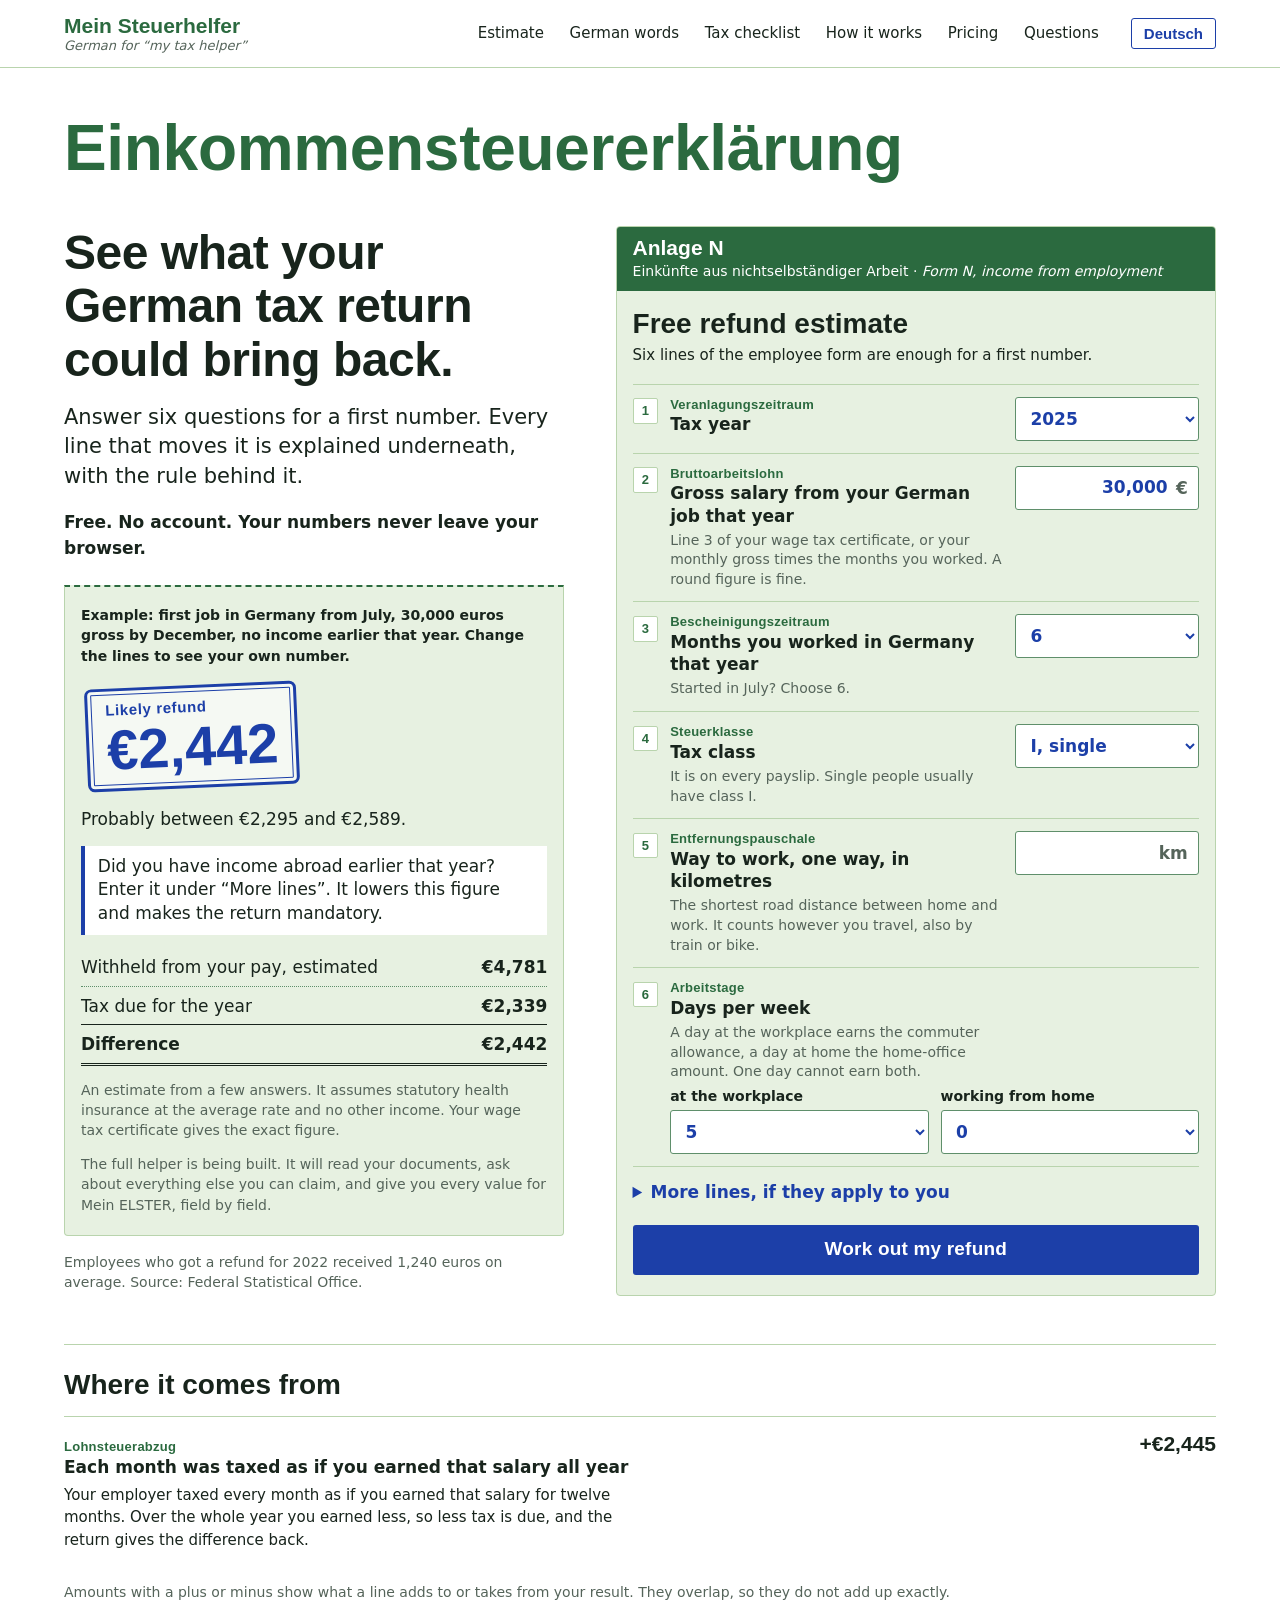
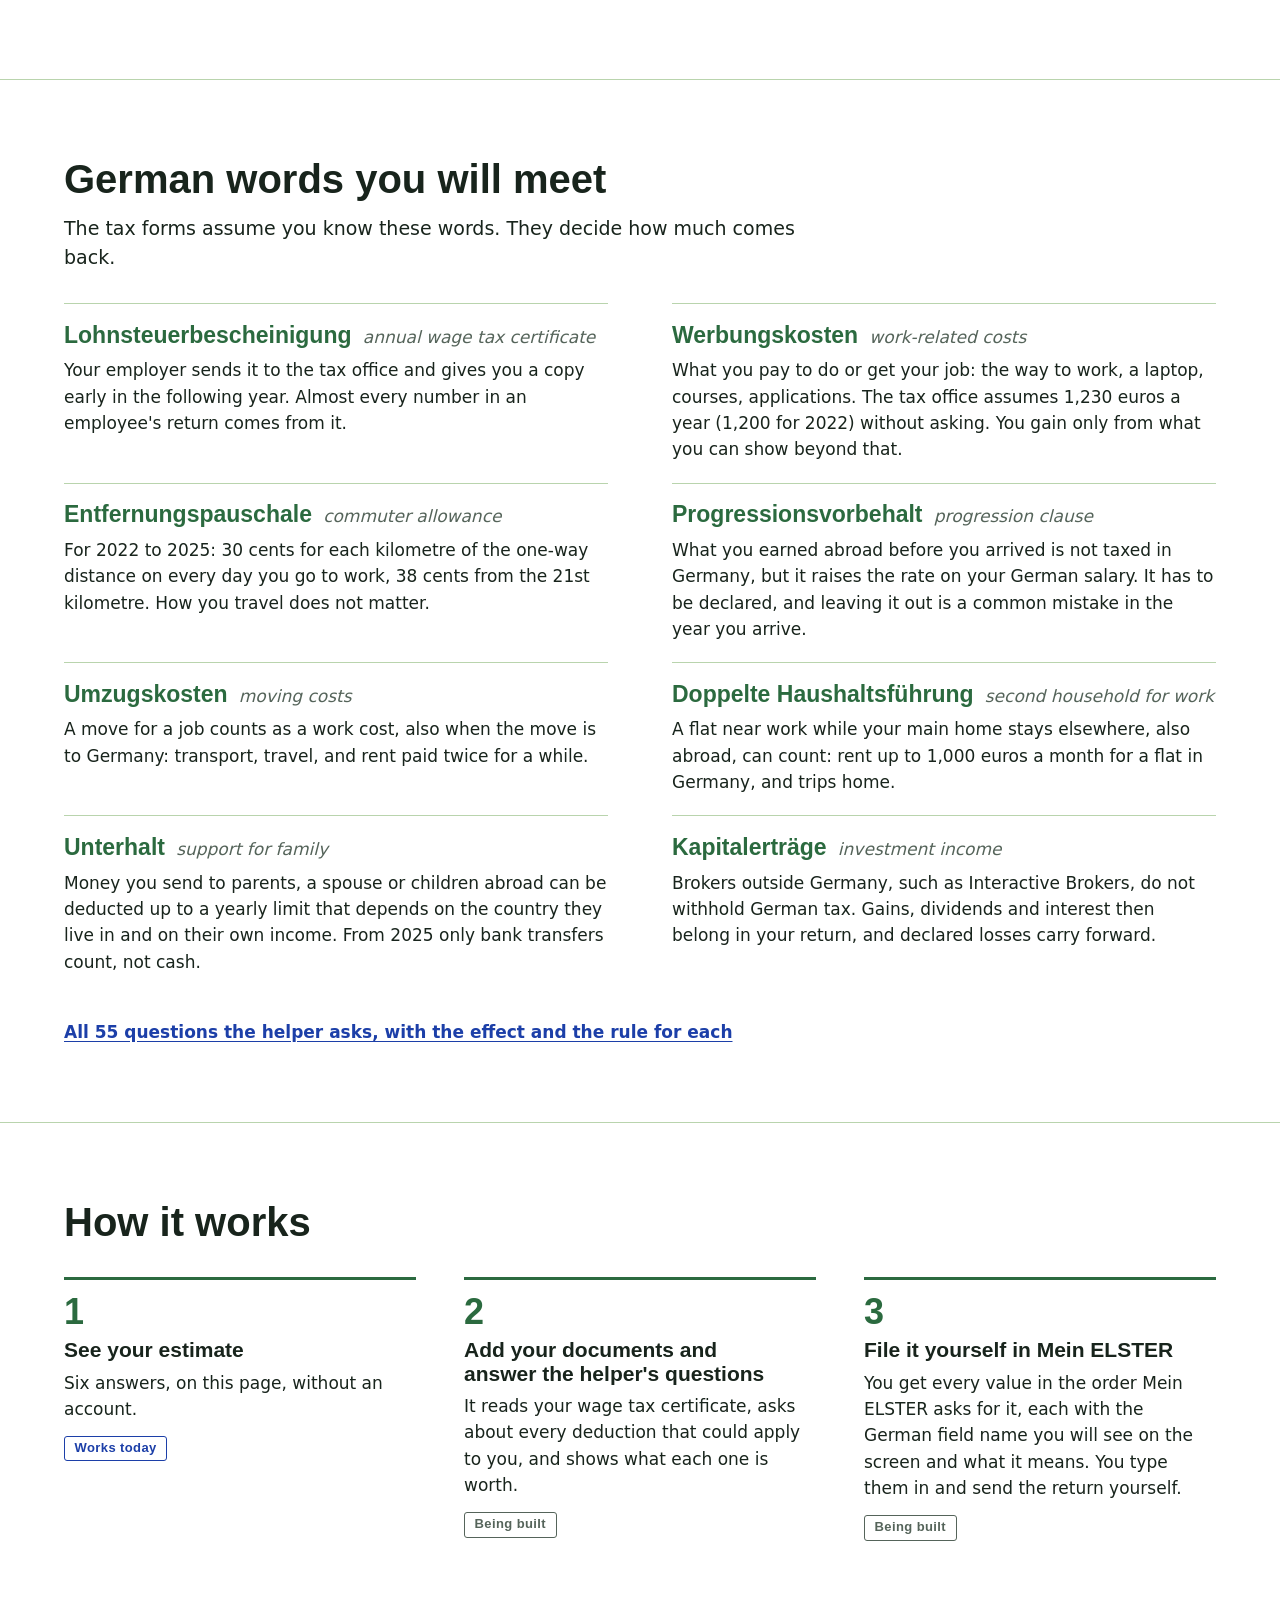
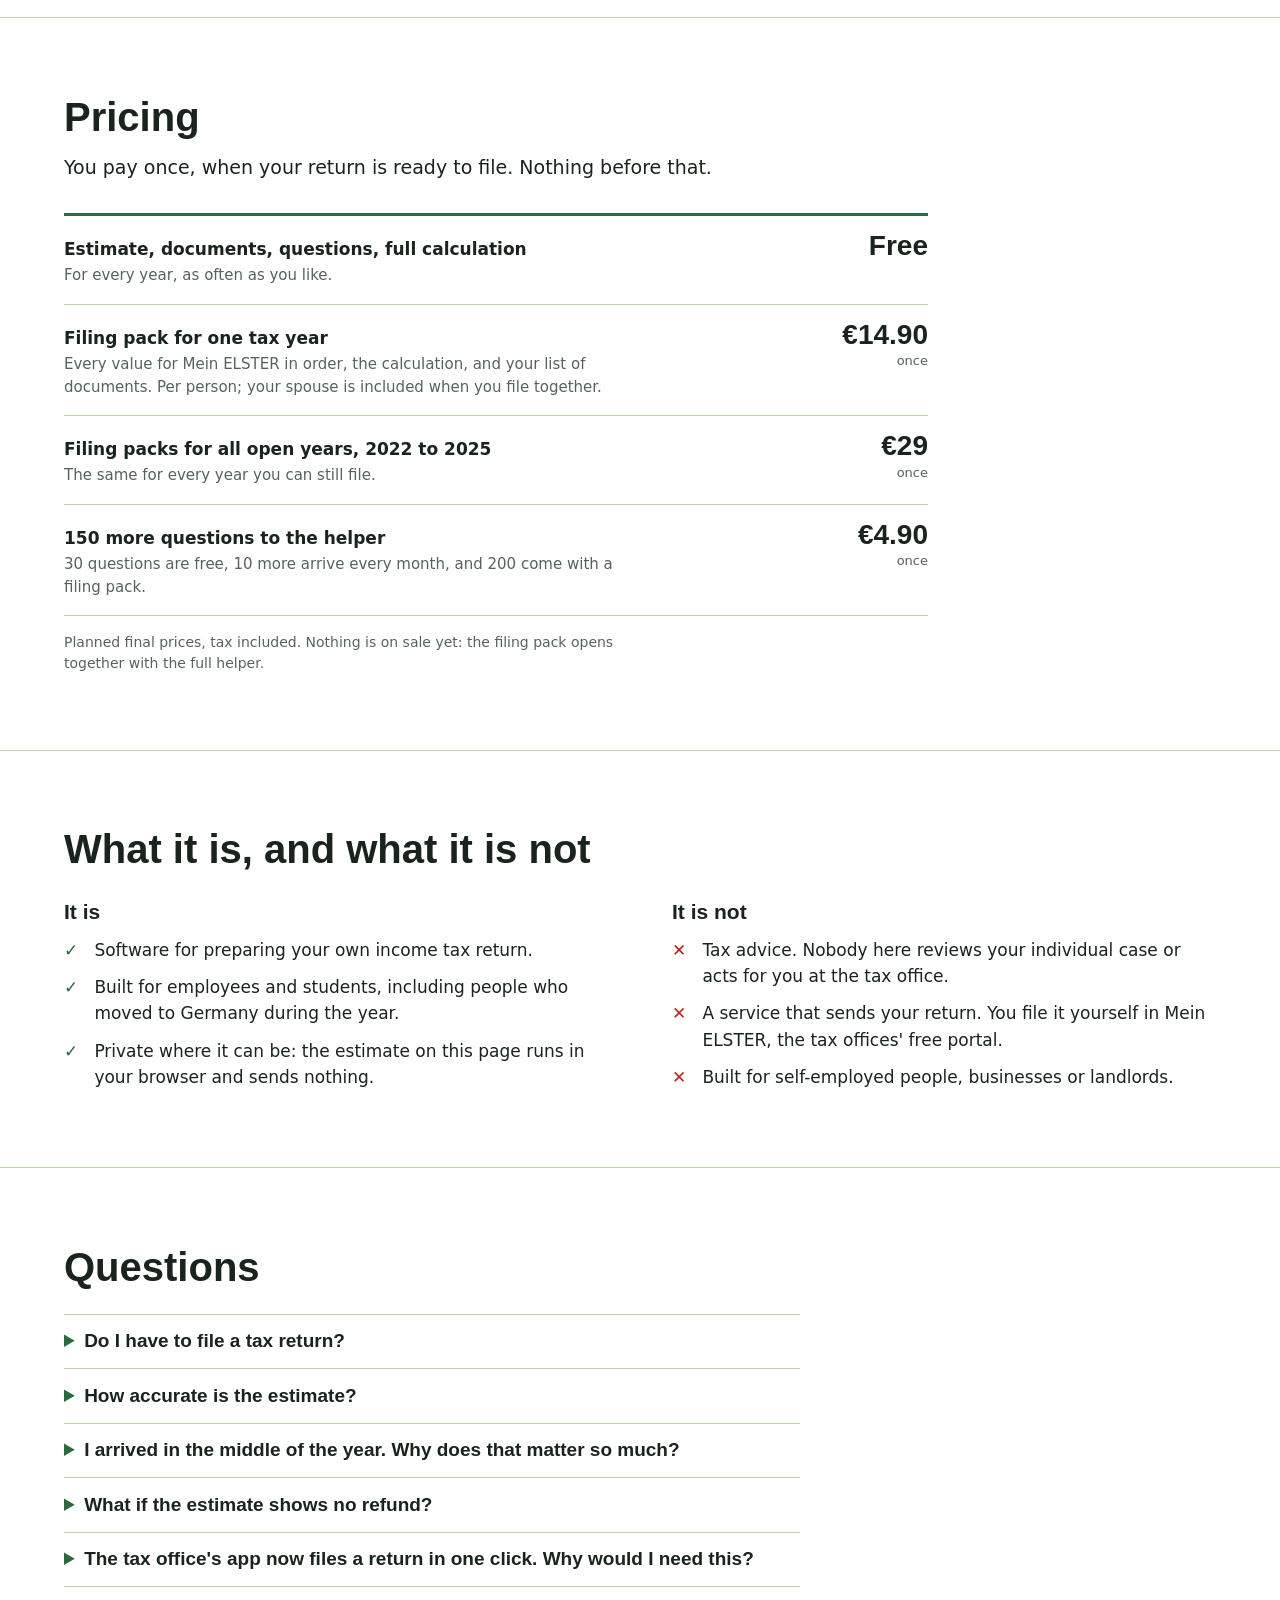
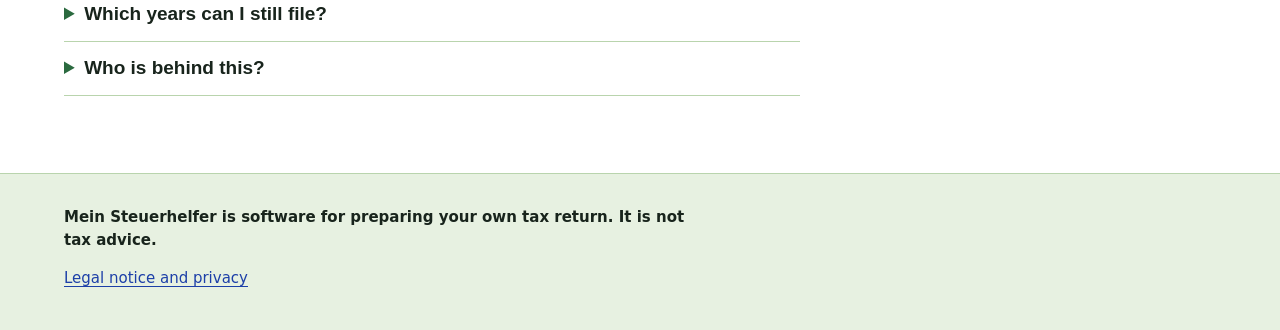
<file: index.html>
<!DOCTYPE html>
<html lang="en">
<head>
<meta charset="utf-8">
<meta name="viewport" content="width=device-width, initial-scale=1">
<title>German tax refund estimate | Mein Steuerhelfer</title>
<meta name="description" content="See what your German tax return could bring back. A free estimate for employees and students from abroad, with every cost explained. Software, not tax advice.">
<meta name="color-scheme" content="light">
<link rel="icon" type="image/svg+xml" href="static/favicon.svg">
<link rel="stylesheet" href="static/css/site.css">
</head>
<body id="top">
<a class="skip" href="#estimate">Skip to the estimate</a>
<header class="top">
  <div class="wrap top__in">
    <a class="brand" href="./" translate="no">
      <span class="brand__name" lang="de">Mein Steuerhelfer</span>
      <span class="brand__gloss" translate="yes">German for “my tax helper”</span>
    </a>
    <nav class="nav" aria-label="Sections">
      <a href="#estimate">Estimate</a>
      <a href="#words">German words</a>
      <a href="checklist.html">Tax checklist</a>
      <a href="#how">How it works</a>
      <a href="#pricing">Pricing</a>
      <a href="#questions">Questions</a>
    </nav>
    <a class="lang" href="de/" hreflang="de" lang="de" data-lang-switch="de" aria-label="Diese Seite auf Deutsch">Deutsch</a>
  </div>
</header>

<main>
  <section class="hero">
    <div class="wrap">
      <p class="headword" lang="de">Einkommen&shy;steuer&shy;erklärung</p>
      <div class="estimator" data-estimator>
      <script type="application/json" data-config>{"locale": "en-GB", "t": {"driver.children": "Children", "driver.children.why": "The tax office compares what the child allowance would save you with the child benefit you received and applies whichever is better. The allowance also lowers church tax and the solidarity surcharge.", "driver.church_tax": "Church tax counts as a deduction", "driver.church_tax.why": "The church tax you pay is itself deductible as a special expense, so part of it comes back.", "driver.commute": "Your way to work", "driver.commute.why": "{near} cents for each kilometre of the one-way distance on every day at the workplace, {far} cents from kilometre {far_from}, however you travel. Work costs only count once they pass the {allowance} the tax office assumes for every employee.", "driver.foreign_income": "Income abroad raises your German tax rate", "driver.foreign_income.why": "Income abroad is not taxed in Germany. But your German income is taxed at the rate that both together would have, and that rate is higher.", "driver.home_office": "Working from home", "driver.home_office.why": "{per_day} for each day you worked from home, up to {max} a year. It is added to your other work costs, which count once they pass the flat {allowance}.", "driver.other_costs": "Other work costs", "driver.other_costs.why": "What you pay yourself to do or get your job: equipment, courses, applications, a move for the job. Together with the way to work and home-office days it counts once it passes the flat {allowance}.", "driver.part_year": "Each month was taxed as if you earned that salary all year", "driver.part_year.why": "Your employer taxed every month as if you earned that salary for twelve months. Over the whole year you earned less, so less tax is due, and the return gives the difference back.", "err.amount": "This is not a number we can read. Use digits, for example 1,200.", "err.days_range": "Days at the workplace and at home cannot be more than 7 per week together.", "err.invalid_value": "One of the numbers is not valid. Check the lines above.", "err.km_range": "Enter a one-way distance of at most 500 kilometres.", "err.months_range": "Choose between 1 and 12 months.", "err.negative": "Enter an amount of zero or more.", "err.salary_range": "Enter your gross salary in euros, between 1 and 1,000,000. For example 42,000.", "err.tax_class": "Choose a tax class.", "err.unsupported_year": "Only 2022 to 2025 can be estimated.", "msg.even.body": "The tax your employer withheld is about right. Costs we have not asked about can still change that: a move for the job, a second home, training, support for family abroad, craftsmen at home.", "msg.even.title": "No clear refund from these numbers", "msg.needs_documents.body": "In these classes the tax withheld depends on your partner\u0027s income or on your main job, so a quick estimate would be a guess. The full helper will calculate it from the wage tax certificates.", "msg.needs_documents.title": "Classes V and VI need your wage tax certificate", "msg.payment.amount": "Roughly {amount} more tax for the year, probably between {low} and {high}.", "msg.payment.body": "More tax is due for the year than your employer withheld. Costs we have not asked about can still lower it.", "msg.payment.title": "These numbers point to a payment, not a refund", "r.abroad_hint": "Did you have income abroad earlier that year? Enter it under \u201cMore lines\u201d. It lowers this figure and makes the return mandatory.", "r.class3_note": "Estimated as a married couple filing together, with a partner who has no income.", "r.class4_note": "Estimated for you alone. If you file together with your spouse and your incomes differ, the result is usually better.", "r.costs.above": "Your work costs come to {total}. That is {extra} more than the {allowance} the tax office assumes for every employee, and this extra lowers your taxable income.", "r.costs.below": "Your work costs come to {total}. The tax office already assumes {allowance} for every employee without asking, so costs only change your tax once they pass that line. You are {missing} short of it.", "r.costs.title": "Your work costs", "r.estimate_note": "An estimate from a few answers. It assumes statutory health insurance at the average rate and no other income. Your wage tax certificate gives the exact figure.", "r.example": "Example: first job in Germany from July, 30,000 euros gross by December, no income earlier that year. Change the lines to see your own number.", "r.heading": "Likely refund", "r.must_file": "With income abroad in the same year, a German tax return for that year is mandatory, not optional.", "r.next": "The full helper is being built. It will read your documents, ask about everything else you can claim, and give you every value for Mein ELSTER, field by field.", "r.range": "Probably between {low} and {high}.", "r.slip.diff": "Difference", "r.slip.due": "Tax due for the year", "r.slip.withheld": "Withheld from your pay, estimated", "r.why": "Where it comes from", "r.why.note": "Amounts with a plus or minus show what a line adds to or takes from your result. They overlap, so they do not add up exactly."}}</script>
      <div class="hero__grid">
        <div class="hero__text">
          <h1>See what your German tax return could bring back.</h1>
          <p class="lead">Answer six questions for a first number. Every line that moves it is explained underneath, with the rule behind it.</p>
          <p class="hero__note">Free. No account. Your numbers never leave your browser.</p>
        </div>

        <div class="sheet" id="estimate">
          <div class="sheet__band">
            <p class="sheet__form" lang="de">Anlage N</p>
            <p class="sheet__formtitle"><span lang="de">Einkünfte aus nichtselbständiger Arbeit</span> <span class="sheet__gloss">Form N, income from employment</span></p>
          </div>
          <form class="sheet__body" method="dialog" novalidate>
            <h2>Free refund estimate</h2>
            <p class="sheet__sub">Six lines of the employee form are enough for a first number.</p>

            <div class="line">
              <span class="line__no" aria-hidden="true">1</span>
              <div class="line__text">
                <span class="term" lang="de">Veranlagungszeitraum</span>
                <label for="est-year">Tax year</label>
              </div>
              <div class="line__field">
                <select id="est-year" name="year" aria-describedby="est-year-error">
                  <option value="2025" selected>2025</option>
                  <option value="2024">2024</option>
                  <option value="2023">2023</option>
                  <option value="2022">2022</option>
                </select>
              </div>
              <p class="error" id="est-year-error" data-error-for="year" hidden></p>
            </div>

            <div class="line">
  <span class="line__no" aria-hidden="true">2</span>
  <div class="line__text">
    <span class="term" lang="de">Bruttoarbeitslohn</span>
    <label for="est-gross">Gross salary from your German job that year</label>
<p class="hint" id="est-gross-hint">Line 3 of your wage tax certificate, or your monthly gross times the months you worked. A round figure is fine.</p>  </div>
  <div class="line__field">
    <span class="money money--eur"><input id="est-gross" name="gross" type="text" inputmode="decimal" autocomplete="off" enterkeyhint="done" value="30,000" aria-describedby="est-gross-hint est-gross-error"><span class="unit" aria-hidden="true">€</span></span>
  </div>
  <p class="error" id="est-gross-error" data-error-for="gross" hidden></p>
</div>


            <div class="line">
              <span class="line__no" aria-hidden="true">3</span>
              <div class="line__text">
                <span class="term" lang="de">Bescheinigungszeitraum</span>
                <label for="est-months">Months you worked in Germany that year</label>
                <p class="hint" id="est-months-hint">Started in July? Choose 6.</p>
              </div>
              <div class="line__field">
                <select id="est-months" name="months" aria-describedby="est-months-hint est-months-error">
                  <option value="1">1</option>
                  <option value="2">2</option>
                  <option value="3">3</option>
                  <option value="4">4</option>
                  <option value="5">5</option>
                  <option value="6" selected>6</option>
                  <option value="7">7</option>
                  <option value="8">8</option>
                  <option value="9">9</option>
                  <option value="10">10</option>
                  <option value="11">11</option>
                  <option value="12">12</option>
                </select>
              </div>
              <p class="error" id="est-months-error" data-error-for="months" hidden></p>
            </div>

            <div class="line">
              <span class="line__no" aria-hidden="true">4</span>
              <div class="line__text">
                <span class="term" lang="de">Steuerklasse</span>
                <label for="est-class">Tax class</label>
                <p class="hint" id="est-class-hint">It is on every payslip. Single people usually have class I.</p>
              </div>
              <div class="line__field">
                <select id="est-class" name="tax_class" aria-describedby="est-class-hint est-class-error">
                  <option value="1" selected>I, single</option>
                  <option value="2">II, single parent</option>
                  <option value="3">III, married, partner earns nothing</option>
                  <option value="4">IV, married, both work</option>
                  <option value="5">V, married, partner has class III</option>
                  <option value="6">VI, second job</option>
                </select>
              </div>
              <p class="error" id="est-class-error" data-error-for="tax_class" hidden></p>
            </div>

            <div class="line">
  <span class="line__no" aria-hidden="true">5</span>
  <div class="line__text">
    <span class="term" lang="de">Entfernungspauschale</span>
    <label for="est-commute">Way to work, one way, in kilometres</label>
<p class="hint" id="est-commute-hint">The shortest road distance between home and work. It counts however you travel, also by train or bike.</p>  </div>
  <div class="line__field">
    <span class="money money--km"><input id="est-commute" name="commute_km" type="text" inputmode="decimal" autocomplete="off" enterkeyhint="done" value="" aria-describedby="est-commute-hint est-commute-error"><span class="unit" aria-hidden="true">km</span></span>
  </div>
  <p class="error" id="est-commute-error" data-error-for="commute_km" hidden></p>
</div>


            <div class="line line--days" role="group" aria-labelledby="est-days-label">
              <span class="line__no" aria-hidden="true">6</span>
              <div class="line__text">
                <span class="term" lang="de">Arbeitstage</span>
                <span class="line__label" id="est-days-label">Days per week</span>
                <p class="hint" id="est-days-hint">A day at the workplace earns the commuter allowance, a day at home the home-office amount. One day cannot earn both.</p>
              </div>
              <div class="line__field pair">
                <label class="pair__item" for="est-office"><span>at the workplace</span>
                  <select id="est-office" name="office_days_week" aria-describedby="est-days-error">
                    <option value="0">0</option>
                    <option value="1">1</option>
                    <option value="2">2</option>
                    <option value="3">3</option>
                    <option value="4">4</option>
                    <option value="5" selected>5</option>
                    <option value="6">6</option>
                    <option value="7">7</option>
                  </select>
                </label>
                <label class="pair__item" for="est-home"><span>working from home</span>
                  <select id="est-home" name="home_days_week" aria-describedby="est-days-error">
                    <option value="0" selected>0</option>
                    <option value="1">1</option>
                    <option value="2">2</option>
                    <option value="3">3</option>
                    <option value="4">4</option>
                    <option value="5">5</option>
                    <option value="6">6</option>
                    <option value="7">7</option>
                  </select>
                </label>
              </div>
              <p class="error" id="est-days-error" data-error-for="days" hidden></p>
            </div>

            <details class="more">
              <summary>More lines, if they apply to you</summary>

              <div class="line">
  <span class="line__no" aria-hidden="true">7</span>
  <div class="line__text">
    <span class="term" lang="de">Progressionsvorbehalt</span>
    <label for="est-foreign">Income outside Germany in the same year, in euros</label>
<p class="hint" id="est-foreign-hint">For example your salary before you moved. It is not taxed here, but it raises the rate on your German income.</p>  </div>
  <div class="line__field">
    <span class="money money--eur"><input id="est-foreign" name="foreign_income" type="text" inputmode="decimal" autocomplete="off" enterkeyhint="done" value="" aria-describedby="est-foreign-hint est-foreign-error"><span class="unit" aria-hidden="true">€</span></span>
  </div>
  <p class="error" id="est-foreign-error" data-error-for="foreign_income" hidden></p>
</div>


              <div class="line">
                <span class="line__no" aria-hidden="true">8</span>
                <div class="line__text">
                  <span class="term" lang="de">Bundesland</span>
                  <label for="est-state">Federal state where you work</label>
                </div>
                <div class="line__field">
                  <select id="est-state" name="state">
                    <option value="" selected>Not sure</option>
                    <option value="BW">Baden-Württemberg</option>
                    <option value="BY">Bavaria</option>
                    <option value="BE">Berlin</option>
                    <option value="BB">Brandenburg</option>
                    <option value="HB">Bremen</option>
                    <option value="HH">Hamburg</option>
                    <option value="HE">Hesse</option>
                    <option value="MV">Mecklenburg-Western Pomerania</option>
                    <option value="NI">Lower Saxony</option>
                    <option value="NW">North Rhine-Westphalia</option>
                    <option value="RP">Rhineland-Palatinate</option>
                    <option value="SL">Saarland</option>
                    <option value="SN">Saxony</option>
                    <option value="ST">Saxony-Anhalt</option>
                    <option value="SH">Schleswig-Holstein</option>
                    <option value="TH">Thuringia</option>
                  </select>
                </div>
              </div>

              <div class="line">
                <span class="line__no" aria-hidden="true">9</span>
                <div class="line__text">
                  <span class="term" lang="de">Kirchensteuer</span>
                  <label class="check" for="est-church"><input id="est-church" name="church" type="checkbox" aria-describedby="est-church-hint"> <span>I pay church tax</span></label>
                  <p class="hint" id="est-church-hint">It is on your payslip if you are a registered member of a church: 8 or 9 percent of the wage tax, depending on the state.</p>
                </div>
              </div>

              <div class="line">
                <span class="line__no" aria-hidden="true">10</span>
                <div class="line__text">
                  <span class="term" lang="de">Kindergeld</span>
                  <label for="est-children">Children you receive child benefit for</label>
                </div>
                <div class="line__field">
                  <select id="est-children" name="children">
                    <option value="0" selected>0</option>
                    <option value="1">1</option>
                    <option value="2">2</option>
                    <option value="3">3</option>
                    <option value="4">4</option>
                    <option value="5">5</option>
                    <option value="6">6</option>
                  </select>
                </div>
              </div>

              <div class="line">
  <span class="line__no" aria-hidden="true">11</span>
  <div class="line__text">
    <span class="term" lang="de">Werbungskosten</span>
    <label for="est-other">Other work costs you paid yourself, in euros</label>
<p class="hint" id="est-other-hint">Laptop, courses, job applications, a move for the job. A rough total.</p>  </div>
  <div class="line__field">
    <span class="money money--eur"><input id="est-other" name="other_costs" type="text" inputmode="decimal" autocomplete="off" enterkeyhint="done" value="" aria-describedby="est-other-hint est-other-error"><span class="unit" aria-hidden="true">€</span></span>
  </div>
  <p class="error" id="est-other-error" data-error-for="other_costs" hidden></p>
</div>

            </details>

            <p class="error error--form" data-error-for="form" role="alert" hidden></p>
            <button class="btn" type="submit">Work out my refund</button>
          </form>
        </div>

        <div class="outcome">
          <div class="result" data-result aria-live="polite"></div>
          <noscript><p class="outcome__noscript">The estimate needs JavaScript. It runs only in your browser and sends nothing.</p></noscript>
          <p class="hero__stat">Employees who got a refund for 2022 received 1,240 euros on average. Source: Federal Statistical Office.</p>
        </div>
      </div>
      <div class="why" data-why></div>
      </div>
    </div>
  </section>

  <section class="section" id="words" aria-labelledby="words-title">
    <div class="wrap">
      <h2 id="words-title">German words you will meet</h2>
      <p class="section__lead">The tax forms assume you know these words. They decide how much comes back.</p>
      <dl class="words">
        <div class="word">
          <dt><span class="word__term" lang="de">Lohnsteuerbescheinigung</span> <span class="word__gloss">annual wage tax certificate</span></dt>
          <dd>Your employer sends it to the tax office and gives you a copy early in the following year. Almost every number in an employee&#39;s return comes from it.</dd>
        </div>
        <div class="word">
          <dt><span class="word__term" lang="de">Werbungskosten</span> <span class="word__gloss">work-related costs</span></dt>
          <dd>What you pay to do or get your job: the way to work, a laptop, courses, applications. The tax office assumes 1,230 euros a year (1,200 for 2022) without asking. You gain only from what you can show beyond that.</dd>
        </div>
        <div class="word">
          <dt><span class="word__term" lang="de">Entfernungspauschale</span> <span class="word__gloss">commuter allowance</span></dt>
          <dd>For 2022 to 2025: 30 cents for each kilometre of the one-way distance on every day you go to work, 38 cents from the 21st kilometre. How you travel does not matter.</dd>
        </div>
        <div class="word">
          <dt><span class="word__term" lang="de">Progressionsvorbehalt</span> <span class="word__gloss">progression clause</span></dt>
          <dd>What you earned abroad before you arrived is not taxed in Germany, but it raises the rate on your German salary. It has to be declared, and leaving it out is a common mistake in the year you arrive.</dd>
        </div>
        <div class="word">
          <dt><span class="word__term" lang="de">Umzugskosten</span> <span class="word__gloss">moving costs</span></dt>
          <dd>A move for a job counts as a work cost, also when the move is to Germany: transport, travel, and rent paid twice for a while.</dd>
        </div>
        <div class="word">
          <dt><span class="word__term" lang="de">Doppelte Haushaltsführung</span> <span class="word__gloss">second household for work</span></dt>
          <dd>A flat near work while your main home stays elsewhere, also abroad, can count: rent up to 1,000 euros a month for a flat in Germany, and trips home.</dd>
        </div>
        <div class="word">
          <dt><span class="word__term" lang="de">Unterhalt</span> <span class="word__gloss">support for family</span></dt>
          <dd>Money you send to parents, a spouse or children abroad can be deducted up to a yearly limit that depends on the country they live in and on their own income. From 2025 only bank transfers count, not cash.</dd>
        </div>
        <div class="word">
          <dt><span class="word__term" lang="de">Kapitalerträge</span> <span class="word__gloss">investment income</span></dt>
          <dd>Brokers outside Germany, such as Interactive Brokers, do not withhold German tax. Gains, dividends and interest then belong in your return, and declared losses carry forward.</dd>
        </div>
      </dl>
      <p class="section__more"><a href="checklist.html">All 55 questions the helper asks, with the effect and the rule for each</a></p>
    </div>
  </section>

  <section class="section" id="how" aria-labelledby="how-title">
    <div class="wrap">
      <h2 id="how-title">How it works</h2>
      <ol class="steps">
        <li class="step">
          <h3>See your estimate</h3>
          <p>Six answers, on this page, without an account.</p>
          <p class="chip chip--live">Works today</p>
        </li>
        <li class="step">
          <h3>Add your documents and answer the helper&#39;s questions</h3>
          <p>It reads your wage tax certificate, asks about every deduction that could apply to you, and shows what each one is worth.</p>
          <p class="chip chip--building">Being built</p>
        </li>
        <li class="step">
          <h3>File it yourself in Mein ELSTER</h3>
          <p>You get every value in the order Mein ELSTER asks for it, each with the German field name you will see on the screen and what it means. You type them in and send the return yourself.</p>
          <p class="chip chip--building">Being built</p>
        </li>
      </ol>
    </div>
  </section>

  <section class="section" id="pricing" aria-labelledby="pricing-title">
    <div class="wrap">
      <h2 id="pricing-title">Pricing</h2>
      <p class="section__lead">You pay once, when your return is ready to file. Nothing before that.</p>
      <ul class="fees">
        <li class="fee">
          <div class="fee__what"><h3>Estimate, documents, questions, full calculation</h3><p>For every year, as often as you like.</p></div>
          <p class="fee__price"><span class="fee__amount">Free</span></p>
        </li>
        <li class="fee">
          <div class="fee__what"><h3>Filing pack for one tax year</h3><p>Every value for Mein ELSTER in order, the calculation, and your list of documents. Per person; your spouse is included when you file together.</p></div>
          <p class="fee__price"><span class="fee__amount">€14.90</span> <span class="fee__once">once</span></p>
        </li>
        <li class="fee">
          <div class="fee__what"><h3>Filing packs for all open years, 2022 to 2025</h3><p>The same for every year you can still file.</p></div>
          <p class="fee__price"><span class="fee__amount">€29</span> <span class="fee__once">once</span></p>
        </li>
        <li class="fee">
          <div class="fee__what"><h3>150 more questions to the helper</h3><p>30 questions are free, 10 more arrive every month, and 200 come with a filing pack.</p></div>
          <p class="fee__price"><span class="fee__amount">€4.90</span> <span class="fee__once">once</span></p>
        </li>
      </ul>
      <p class="note">Planned final prices, tax included. Nothing is on sale yet: the filing pack opens together with the full helper.</p>
    </div>
  </section>

  <section class="section" id="honest" aria-labelledby="honest-title">
    <div class="wrap">
      <h2 id="honest-title">What it is, and what it is not</h2>
      <div class="twolists">
        <div>
          <h3>It is</h3>
          <ul class="marks marks--yes">
<li>Software for preparing your own income tax return.</li><li>Built for employees and students, including people who moved to Germany during the year.</li><li>Private where it can be: the estimate on this page runs in your browser and sends nothing.</li>          </ul>
        </div>
        <div>
          <h3>It is not</h3>
          <ul class="marks marks--no">
<li>Tax advice. Nobody here reviews your individual case or acts for you at the tax office.</li><li>A service that sends your return. You file it yourself in Mein ELSTER, the tax offices&#39; free portal.</li><li>Built for self-employed people, businesses or landlords.</li>          </ul>
        </div>
      </div>
    </div>
  </section>

  <section class="section" id="questions" aria-labelledby="questions-title">
    <div class="wrap">
      <h2 id="questions-title">Questions</h2>
      <div class="faq">
        <details>
          <summary>Do I have to file a tax return?</summary>
          <p>Many employees do not have to, but may, and most who do get money back. Filing becomes mandatory in some cases, for example with income abroad in the same year, unemployment or parental benefit above 410 euros, the tax class combination III and V, or two employers at the same time.</p>
        </details>
        <details>
          <summary>How accurate is the estimate?</summary>
          <p>It uses the tax tariff of the year you choose and models what an employer withholds. It cannot know your exact health insurance rate or costs you have not entered, so it shows a range. The exact figure needs your wage tax certificate.</p>
        </details>
        <details>
          <summary>I arrived in the middle of the year. Why does that matter so much?</summary>
          <p>Your employer taxes each month as if you earned that salary for twelve months. If you worked only part of the year, your yearly income is lower and so is your tax. The return gives the difference back, unless income abroad pushes your rate up again.</p>
        </details>
        <details>
          <summary>What if the estimate shows no refund?</summary>
          <p>Then it says so. If filing is voluntary for you, you can simply not file. If you are obliged to file, for example because you had income abroad in the same year, the return is due either way, and it helps to know the amount early.</p>
        </details>
        <details>
          <summary>The tax office&#39;s app now files a return in one click. Why would I need this?</summary>
          <p>Since July 2026 the MeinELSTER+ app can prepare a simple return for 2025 from the data the tax office already holds. For a full year in one job with nothing to deduct, that may be all you need. It cannot know about costs nobody reported to it, such as your move, a long way to work, a second home or family you support abroad, unless you add them yourself. Income you had abroad before you arrived is not in its data either, although it has to be declared.</p>
        </details>
        <details>
          <summary>Which years can I still file?</summary>
          <p>If filing is voluntary for you, you have four years: 2022 until 31 December 2026, 2023 until the end of 2027, and so on.</p>
        </details>
        <details>
          <summary>Who is behind this?</summary>
          <p>A small independent project. The legal notice with the operator&#39;s details will be published before anything is sold.</p>
        </details>
      </div>
    </div>
  </section>
</main>

<footer class="foot">
  <div class="wrap foot__in">
    <p class="foot__claim">Mein Steuerhelfer is software for preparing your own tax return. It is not tax advice.</p>
    <p><a href="legal.html">Legal notice and privacy</a></p>
  </div>
</footer>
<script type="module" src="static/js/landing.js"></script>
</body>
</html>
</file>
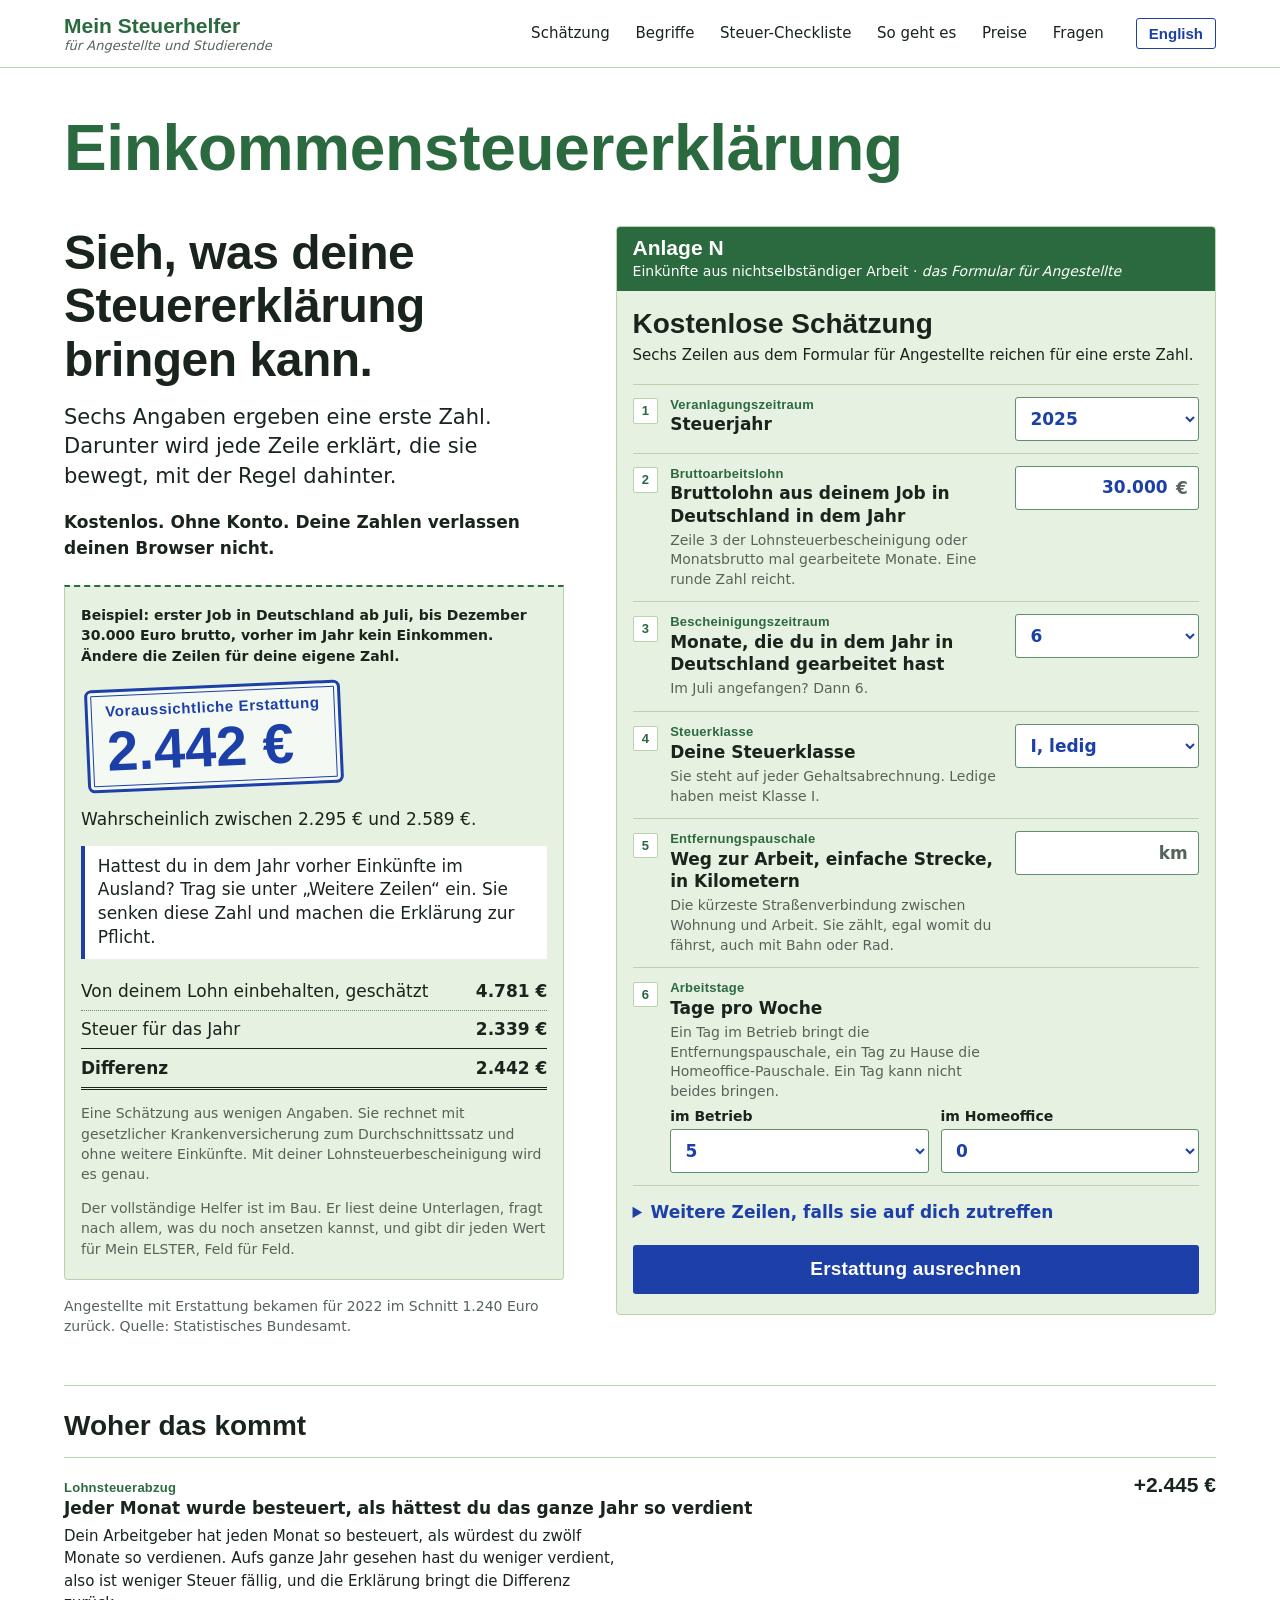
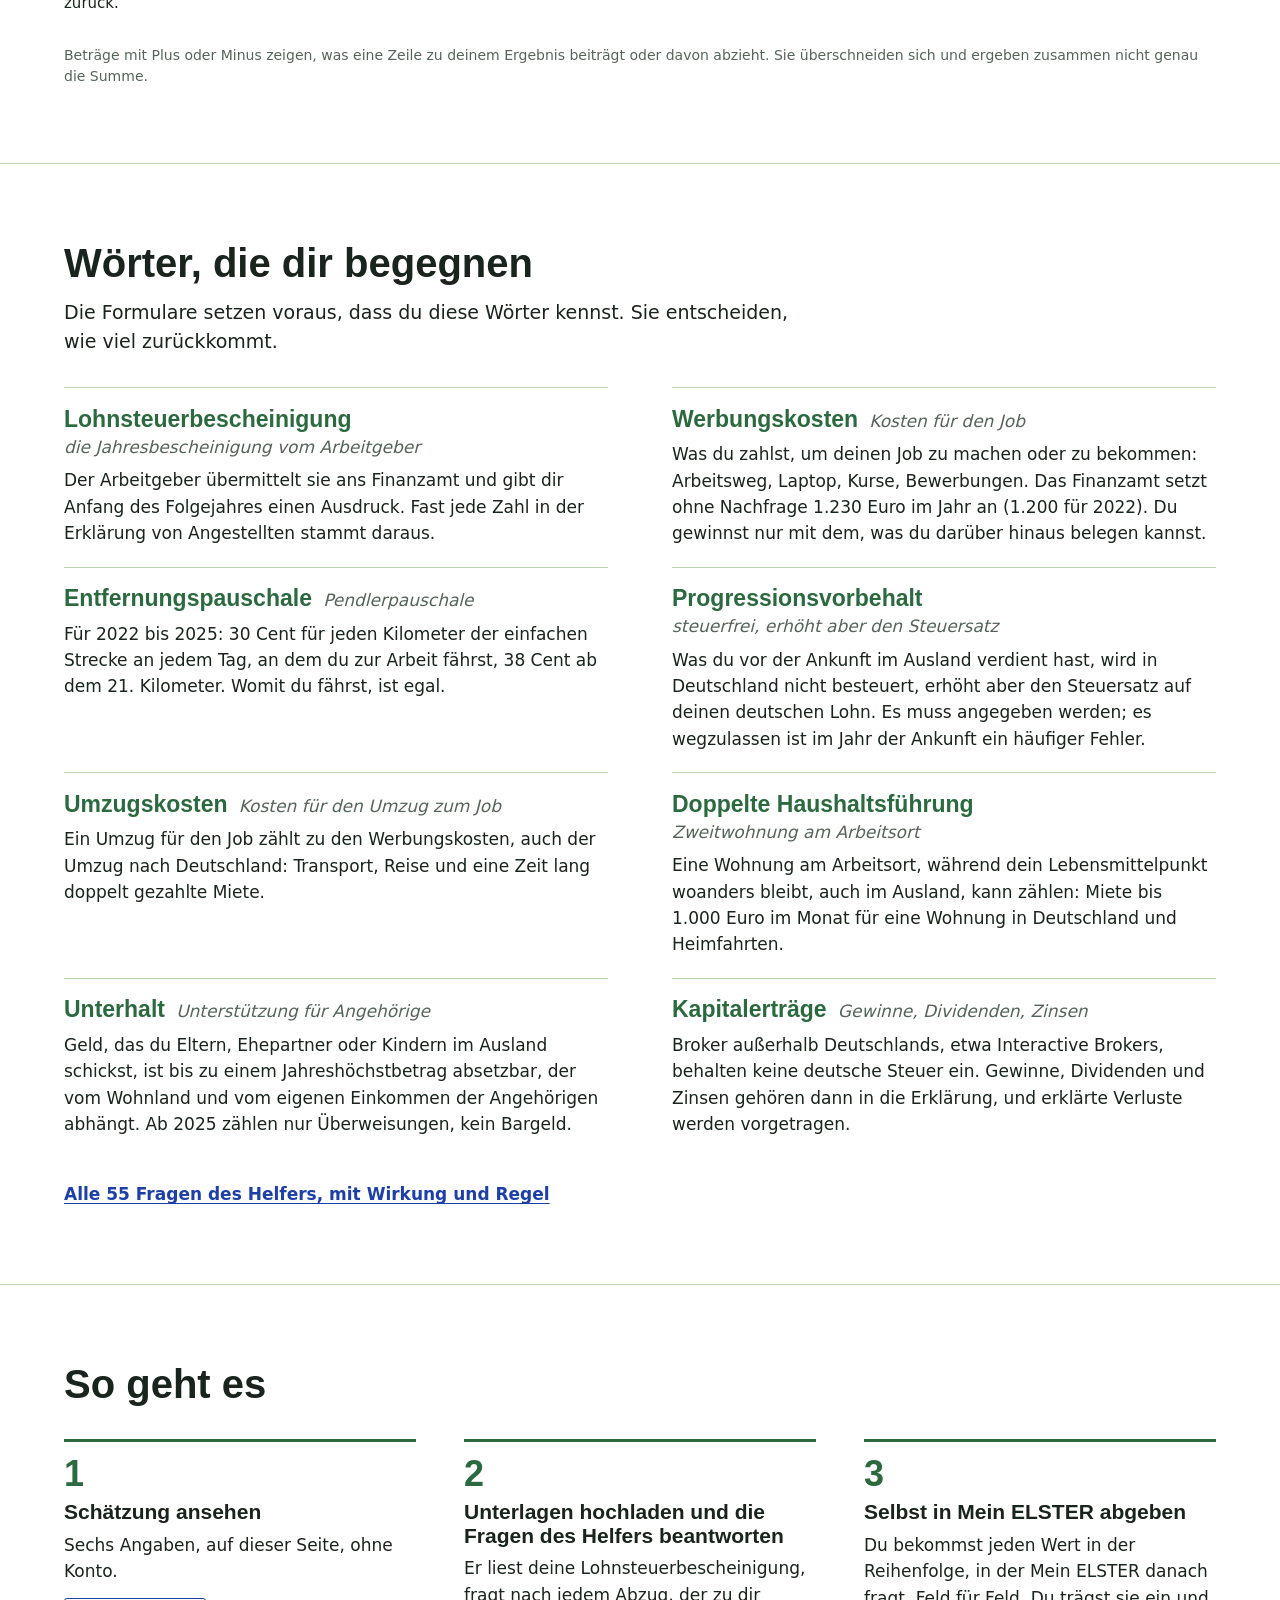
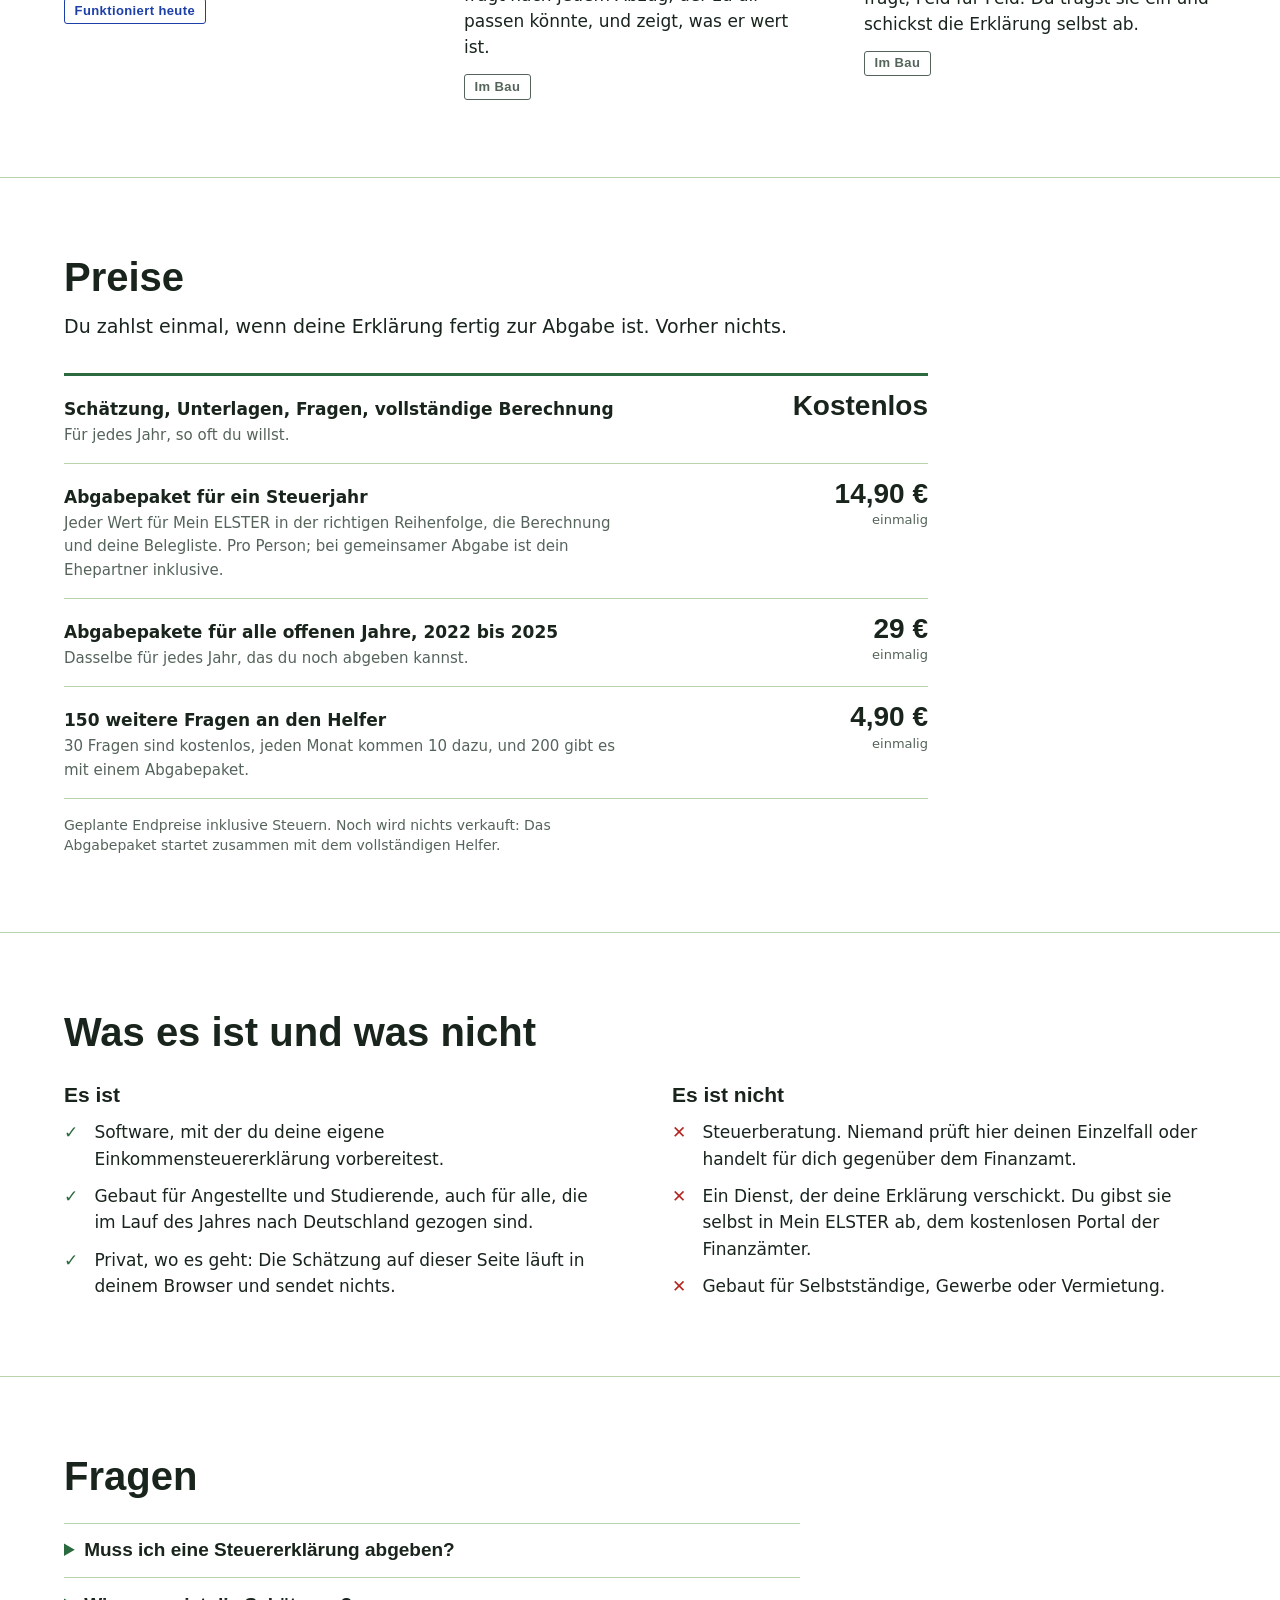
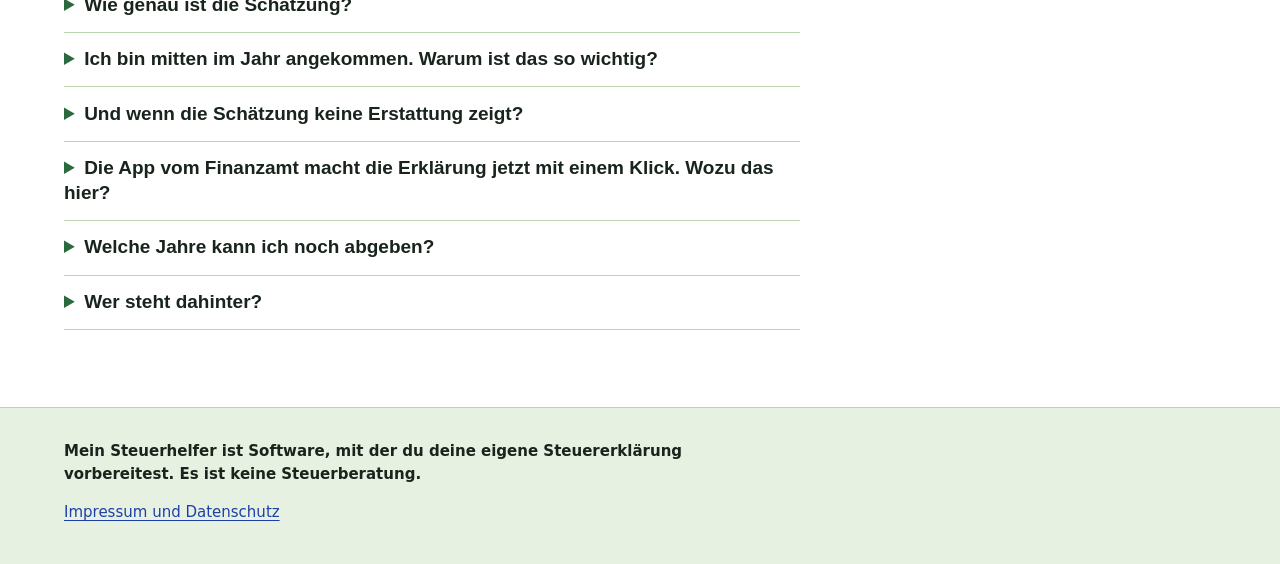
<file: de/index.html>
<!DOCTYPE html>
<html lang="de">
<head>
<meta charset="utf-8">
<meta name="viewport" content="width=device-width, initial-scale=1">
<title>Steuererstattung schätzen | Mein Steuerhelfer</title>
<meta name="description" content="Sieh, was deine Steuererklärung bringen kann. Kostenlose Schätzung für Angestellte und Studierende, jeder Posten erklärt. Software, keine Steuerberatung.">
<meta name="color-scheme" content="light">
<link rel="icon" type="image/svg+xml" href="../static/favicon.svg">
<link rel="stylesheet" href="../static/css/site.css">
</head>
<body id="top">
<a class="skip" href="#estimate">Zur Schätzung springen</a>
<header class="top">
  <div class="wrap top__in">
    <a class="brand" href="./" translate="no">
      <span class="brand__name" lang="de">Mein Steuerhelfer</span>
      <span class="brand__gloss" translate="yes">für Angestellte und Studierende</span>
    </a>
    <nav class="nav" aria-label="Abschnitte">
      <a href="#estimate">Schätzung</a>
      <a href="#words">Begriffe</a>
      <a href="checklist.html">Steuer-Checkliste</a>
      <a href="#how">So geht es</a>
      <a href="#pricing">Preise</a>
      <a href="#questions">Fragen</a>
    </nav>
    <a class="lang" href="../" hreflang="en" lang="en" data-lang-switch="en" aria-label="This page in English">English</a>
  </div>
</header>

<main>
  <section class="hero">
    <div class="wrap">
      <p class="headword" lang="de">Einkommen&shy;steuer&shy;erklärung</p>
      <div class="estimator" data-estimator>
      <script type="application/json" data-config>{"locale": "de-DE", "t": {"driver.children": "Kinder", "driver.children.why": "Das Finanzamt vergleicht, was dir der Kinderfreibetrag bringen w\u00fcrde, mit dem erhaltenen Kindergeld und nimmt das G\u00fcnstigere. Der Freibetrag senkt au\u00dferdem Kirchensteuer und Solidarit\u00e4tszuschlag.", "driver.church_tax": "Kirchensteuer z\u00e4hlt als Abzug", "driver.church_tax.why": "Die gezahlte Kirchensteuer ist selbst als Sonderausgabe absetzbar, ein Teil davon kommt also zur\u00fcck.", "driver.commute": "Dein Weg zur Arbeit", "driver.commute.why": "{near} Cent f\u00fcr jeden Kilometer der einfachen Strecke an jedem Tag im Betrieb, {far} Cent ab Kilometer {far_from}, egal womit du f\u00e4hrst. Kosten f\u00fcr den Job z\u00e4hlen erst, wenn sie \u00fcber den {allowance} liegen, die das Finanzamt bei allen Angestellten ansetzt.", "driver.foreign_income": "Eink\u00fcnfte im Ausland erh\u00f6hen deinen deutschen Steuersatz", "driver.foreign_income.why": "Eink\u00fcnfte im Ausland werden in Deutschland nicht besteuert. Dein deutsches Einkommen wird aber mit dem Steuersatz belegt, der f\u00fcr beides zusammen g\u00e4lte, und der ist h\u00f6her.", "driver.home_office": "Arbeit im Homeoffice", "driver.home_office.why": "{per_day} f\u00fcr jeden Tag im Homeoffice, h\u00f6chstens {max} im Jahr. Der Betrag kommt zu deinen \u00fcbrigen Kosten f\u00fcr den Job, die z\u00e4hlen, sobald sie \u00fcber der Pauschale von {allowance} liegen.", "driver.other_costs": "Weitere Kosten f\u00fcr den Job", "driver.other_costs.why": "Was du selbst zahlst, um deinen Job zu machen oder zu bekommen: Arbeitsmittel, Kurse, Bewerbungen, Umzug f\u00fcr den Job. Zusammen mit Arbeitsweg und Homeoffice-Tagen z\u00e4hlt es, sobald es \u00fcber der Pauschale von {allowance} liegt.", "driver.part_year": "Jeder Monat wurde besteuert, als h\u00e4ttest du das ganze Jahr so verdient", "driver.part_year.why": "Dein Arbeitgeber hat jeden Monat so besteuert, als w\u00fcrdest du zw\u00f6lf Monate so verdienen. Aufs ganze Jahr gesehen hast du weniger verdient, also ist weniger Steuer f\u00e4llig, und die Erkl\u00e4rung bringt die Differenz zur\u00fcck.", "err.amount": "Das k\u00f6nnen wir nicht als Zahl lesen. Nutze Ziffern, zum Beispiel 1.200.", "err.days_range": "Tage im Betrieb und im Homeoffice k\u00f6nnen zusammen nicht mehr als 7 pro Woche sein.", "err.invalid_value": "Eine der Zahlen ist ung\u00fcltig. Pr\u00fcfe die Zeilen oben.", "err.km_range": "Gib eine einfache Strecke von h\u00f6chstens 500 Kilometern ein.", "err.months_range": "W\u00e4hle 1 bis 12 Monate.", "err.negative": "Gib einen Betrag von null oder mehr ein.", "err.salary_range": "Gib deinen Bruttolohn in Euro ein, zwischen 1 und 1.000.000. Zum Beispiel 42.000.", "err.tax_class": "W\u00e4hle eine Steuerklasse.", "err.unsupported_year": "Sch\u00e4tzen geht nur f\u00fcr 2022 bis 2025.", "msg.even.body": "Die einbehaltene Steuer passt ungef\u00e4hr. Kosten, nach denen wir hier nicht fragen, k\u00f6nnen das \u00e4ndern: Umzug f\u00fcr den Job, Zweitwohnung, Fortbildung, Unterst\u00fctzung der Familie im Ausland, Handwerker zu Hause.", "msg.even.title": "Mit diesen Zahlen keine klare Erstattung", "msg.needs_documents.body": "In diesen Klassen h\u00e4ngt die einbehaltene Steuer vom Einkommen deiner Partnerin oder deines Partners oder vom Hauptjob ab; eine Schnellsch\u00e4tzung w\u00e4re geraten. Der vollst\u00e4ndige Helfer rechnet es aus den Lohnsteuerbescheinigungen.", "msg.needs_documents.title": "F\u00fcr Klasse V und VI braucht es deine Lohnsteuerbescheinigung", "msg.payment.amount": "Etwa {amount} mehr Steuer f\u00fcr das Jahr, wahrscheinlich zwischen {low} und {high}.", "msg.payment.body": "F\u00fcr das Jahr ist mehr Steuer f\u00e4llig, als dein Arbeitgeber einbehalten hat. Kosten, nach denen wir hier nicht fragen, k\u00f6nnen das noch senken.", "msg.payment.title": "Diese Zahlen deuten auf eine Nachzahlung hin, nicht auf eine Erstattung", "r.abroad_hint": "Hattest du in dem Jahr vorher Eink\u00fcnfte im Ausland? Trag sie unter \u201eWeitere Zeilen\u201c ein. Sie senken diese Zahl und machen die Erkl\u00e4rung zur Pflicht.", "r.class3_note": "Gesch\u00e4tzt als Ehepaar mit gemeinsamer Erkl\u00e4rung, bei dem die Partnerin oder der Partner kein Einkommen hat.", "r.class4_note": "Gesch\u00e4tzt nur f\u00fcr dich. Gebt ihr die Erkl\u00e4rung gemeinsam ab und verdient unterschiedlich viel, f\u00e4llt das Ergebnis meist besser aus.", "r.costs.above": "Deine Kosten f\u00fcr den Job liegen bei {total}. Das sind {extra} mehr als die {allowance}, die das Finanzamt bei allen Angestellten ansetzt, und dieser Mehrbetrag senkt dein zu versteuerndes Einkommen.", "r.costs.below": "Deine Kosten f\u00fcr den Job liegen bei {total}. Das Finanzamt setzt bei allen Angestellten ohnehin {allowance} an, deshalb \u00e4ndern Kosten deine Steuer erst oberhalb dieser Grenze. Dir fehlen {missing} bis dahin.", "r.costs.title": "Deine Kosten f\u00fcr den Job", "r.estimate_note": "Eine Sch\u00e4tzung aus wenigen Angaben. Sie rechnet mit gesetzlicher Krankenversicherung zum Durchschnittssatz und ohne weitere Eink\u00fcnfte. Mit deiner Lohnsteuerbescheinigung wird es genau.", "r.example": "Beispiel: erster Job in Deutschland ab Juli, bis Dezember 30.000 Euro brutto, vorher im Jahr kein Einkommen. \u00c4ndere die Zeilen f\u00fcr deine eigene Zahl.", "r.heading": "Voraussichtliche Erstattung", "r.must_file": "Mit Eink\u00fcnften im Ausland im selben Jahr ist die Steuererkl\u00e4rung f\u00fcr dieses Jahr Pflicht, nicht freiwillig.", "r.next": "Der vollst\u00e4ndige Helfer ist im Bau. Er liest deine Unterlagen, fragt nach allem, was du noch ansetzen kannst, und gibt dir jeden Wert f\u00fcr Mein ELSTER, Feld f\u00fcr Feld.", "r.range": "Wahrscheinlich zwischen {low} und {high}.", "r.slip.diff": "Differenz", "r.slip.due": "Steuer f\u00fcr das Jahr", "r.slip.withheld": "Von deinem Lohn einbehalten, gesch\u00e4tzt", "r.why": "Woher das kommt", "r.why.note": "Betr\u00e4ge mit Plus oder Minus zeigen, was eine Zeile zu deinem Ergebnis beitr\u00e4gt oder davon abzieht. Sie \u00fcberschneiden sich und ergeben zusammen nicht genau die Summe."}}</script>
      <div class="hero__grid">
        <div class="hero__text">
          <h1>Sieh, was deine Steuererklärung bringen kann.</h1>
          <p class="lead">Sechs Angaben ergeben eine erste Zahl. Darunter wird jede Zeile erklärt, die sie bewegt, mit der Regel dahinter.</p>
          <p class="hero__note">Kostenlos. Ohne Konto. Deine Zahlen verlassen deinen Browser nicht.</p>
        </div>

        <div class="sheet" id="estimate">
          <div class="sheet__band">
            <p class="sheet__form" lang="de">Anlage N</p>
            <p class="sheet__formtitle"><span lang="de">Einkünfte aus nichtselbständiger Arbeit</span> <span class="sheet__gloss">das Formular für Angestellte</span></p>
          </div>
          <form class="sheet__body" method="dialog" novalidate>
            <h2>Kostenlose Schätzung</h2>
            <p class="sheet__sub">Sechs Zeilen aus dem Formular für Angestellte reichen für eine erste Zahl.</p>

            <div class="line">
              <span class="line__no" aria-hidden="true">1</span>
              <div class="line__text">
                <span class="term" lang="de">Veranlagungszeitraum</span>
                <label for="est-year">Steuerjahr</label>
              </div>
              <div class="line__field">
                <select id="est-year" name="year" aria-describedby="est-year-error">
                  <option value="2025" selected>2025</option>
                  <option value="2024">2024</option>
                  <option value="2023">2023</option>
                  <option value="2022">2022</option>
                </select>
              </div>
              <p class="error" id="est-year-error" data-error-for="year" hidden></p>
            </div>

            <div class="line">
  <span class="line__no" aria-hidden="true">2</span>
  <div class="line__text">
    <span class="term" lang="de">Bruttoarbeitslohn</span>
    <label for="est-gross">Bruttolohn aus deinem Job in Deutschland in dem Jahr</label>
<p class="hint" id="est-gross-hint">Zeile 3 der Lohnsteuerbescheinigung oder Monatsbrutto mal gearbeitete Monate. Eine runde Zahl reicht.</p>  </div>
  <div class="line__field">
    <span class="money money--eur"><input id="est-gross" name="gross" type="text" inputmode="decimal" autocomplete="off" enterkeyhint="done" value="30.000" aria-describedby="est-gross-hint est-gross-error"><span class="unit" aria-hidden="true">€</span></span>
  </div>
  <p class="error" id="est-gross-error" data-error-for="gross" hidden></p>
</div>


            <div class="line">
              <span class="line__no" aria-hidden="true">3</span>
              <div class="line__text">
                <span class="term" lang="de">Bescheinigungszeitraum</span>
                <label for="est-months">Monate, die du in dem Jahr in Deutschland gearbeitet hast</label>
                <p class="hint" id="est-months-hint">Im Juli angefangen? Dann 6.</p>
              </div>
              <div class="line__field">
                <select id="est-months" name="months" aria-describedby="est-months-hint est-months-error">
                  <option value="1">1</option>
                  <option value="2">2</option>
                  <option value="3">3</option>
                  <option value="4">4</option>
                  <option value="5">5</option>
                  <option value="6" selected>6</option>
                  <option value="7">7</option>
                  <option value="8">8</option>
                  <option value="9">9</option>
                  <option value="10">10</option>
                  <option value="11">11</option>
                  <option value="12">12</option>
                </select>
              </div>
              <p class="error" id="est-months-error" data-error-for="months" hidden></p>
            </div>

            <div class="line">
              <span class="line__no" aria-hidden="true">4</span>
              <div class="line__text">
                <span class="term" lang="de">Steuerklasse</span>
                <label for="est-class">Deine Steuerklasse</label>
                <p class="hint" id="est-class-hint">Sie steht auf jeder Gehaltsabrechnung. Ledige haben meist Klasse I.</p>
              </div>
              <div class="line__field">
                <select id="est-class" name="tax_class" aria-describedby="est-class-hint est-class-error">
                  <option value="1" selected>I, ledig</option>
                  <option value="2">II, alleinerziehend</option>
                  <option value="3">III, verheiratet, Partner:in verdient nichts</option>
                  <option value="4">IV, verheiratet, beide arbeiten</option>
                  <option value="5">V, verheiratet, Partner:in hat Klasse III</option>
                  <option value="6">VI, Zweitjob</option>
                </select>
              </div>
              <p class="error" id="est-class-error" data-error-for="tax_class" hidden></p>
            </div>

            <div class="line">
  <span class="line__no" aria-hidden="true">5</span>
  <div class="line__text">
    <span class="term" lang="de">Entfernungspauschale</span>
    <label for="est-commute">Weg zur Arbeit, einfache Strecke, in Kilometern</label>
<p class="hint" id="est-commute-hint">Die kürzeste Straßenverbindung zwischen Wohnung und Arbeit. Sie zählt, egal womit du fährst, auch mit Bahn oder Rad.</p>  </div>
  <div class="line__field">
    <span class="money money--km"><input id="est-commute" name="commute_km" type="text" inputmode="decimal" autocomplete="off" enterkeyhint="done" value="" aria-describedby="est-commute-hint est-commute-error"><span class="unit" aria-hidden="true">km</span></span>
  </div>
  <p class="error" id="est-commute-error" data-error-for="commute_km" hidden></p>
</div>


            <div class="line line--days" role="group" aria-labelledby="est-days-label">
              <span class="line__no" aria-hidden="true">6</span>
              <div class="line__text">
                <span class="term" lang="de">Arbeitstage</span>
                <span class="line__label" id="est-days-label">Tage pro Woche</span>
                <p class="hint" id="est-days-hint">Ein Tag im Betrieb bringt die Entfernungspauschale, ein Tag zu Hause die Homeoffice-Pauschale. Ein Tag kann nicht beides bringen.</p>
              </div>
              <div class="line__field pair">
                <label class="pair__item" for="est-office"><span>im Betrieb</span>
                  <select id="est-office" name="office_days_week" aria-describedby="est-days-error">
                    <option value="0">0</option>
                    <option value="1">1</option>
                    <option value="2">2</option>
                    <option value="3">3</option>
                    <option value="4">4</option>
                    <option value="5" selected>5</option>
                    <option value="6">6</option>
                    <option value="7">7</option>
                  </select>
                </label>
                <label class="pair__item" for="est-home"><span>im Homeoffice</span>
                  <select id="est-home" name="home_days_week" aria-describedby="est-days-error">
                    <option value="0" selected>0</option>
                    <option value="1">1</option>
                    <option value="2">2</option>
                    <option value="3">3</option>
                    <option value="4">4</option>
                    <option value="5">5</option>
                    <option value="6">6</option>
                    <option value="7">7</option>
                  </select>
                </label>
              </div>
              <p class="error" id="est-days-error" data-error-for="days" hidden></p>
            </div>

            <details class="more">
              <summary>Weitere Zeilen, falls sie auf dich zutreffen</summary>

              <div class="line">
  <span class="line__no" aria-hidden="true">7</span>
  <div class="line__text">
    <span class="term" lang="de">Progressionsvorbehalt</span>
    <label for="est-foreign">Einkünfte außerhalb Deutschlands im selben Jahr, in Euro</label>
<p class="hint" id="est-foreign-hint">Zum Beispiel dein Gehalt vor dem Umzug. Es wird hier nicht besteuert, erhöht aber den Steuersatz auf dein deutsches Einkommen.</p>  </div>
  <div class="line__field">
    <span class="money money--eur"><input id="est-foreign" name="foreign_income" type="text" inputmode="decimal" autocomplete="off" enterkeyhint="done" value="" aria-describedby="est-foreign-hint est-foreign-error"><span class="unit" aria-hidden="true">€</span></span>
  </div>
  <p class="error" id="est-foreign-error" data-error-for="foreign_income" hidden></p>
</div>


              <div class="line">
                <span class="line__no" aria-hidden="true">8</span>
                <div class="line__text">
                  <span class="term" lang="de">Bundesland</span>
                  <label for="est-state">Bundesland, in dem du arbeitest</label>
                </div>
                <div class="line__field">
                  <select id="est-state" name="state">
                    <option value="" selected>Weiß ich nicht</option>
                    <option value="BW">Baden-Württemberg</option>
                    <option value="BY">Bayern</option>
                    <option value="BE">Berlin</option>
                    <option value="BB">Brandenburg</option>
                    <option value="HB">Bremen</option>
                    <option value="HH">Hamburg</option>
                    <option value="HE">Hessen</option>
                    <option value="MV">Mecklenburg-Vorpommern</option>
                    <option value="NI">Niedersachsen</option>
                    <option value="NW">Nordrhein-Westfalen</option>
                    <option value="RP">Rheinland-Pfalz</option>
                    <option value="SL">Saarland</option>
                    <option value="SN">Sachsen</option>
                    <option value="ST">Sachsen-Anhalt</option>
                    <option value="SH">Schleswig-Holstein</option>
                    <option value="TH">Thüringen</option>
                  </select>
                </div>
              </div>

              <div class="line">
                <span class="line__no" aria-hidden="true">9</span>
                <div class="line__text">
                  <span class="term" lang="de">Kirchensteuer</span>
                  <label class="check" for="est-church"><input id="est-church" name="church" type="checkbox" aria-describedby="est-church-hint"> <span>Ich zahle Kirchensteuer</span></label>
                  <p class="hint" id="est-church-hint">Sie steht auf der Gehaltsabrechnung, wenn du Mitglied einer Kirche bist: 8 oder 9 Prozent der Lohnsteuer, je nach Bundesland.</p>
                </div>
              </div>

              <div class="line">
                <span class="line__no" aria-hidden="true">10</span>
                <div class="line__text">
                  <span class="term" lang="de">Kindergeld</span>
                  <label for="est-children">Kinder, für die du Kindergeld bekommst</label>
                </div>
                <div class="line__field">
                  <select id="est-children" name="children">
                    <option value="0" selected>0</option>
                    <option value="1">1</option>
                    <option value="2">2</option>
                    <option value="3">3</option>
                    <option value="4">4</option>
                    <option value="5">5</option>
                    <option value="6">6</option>
                  </select>
                </div>
              </div>

              <div class="line">
  <span class="line__no" aria-hidden="true">11</span>
  <div class="line__text">
    <span class="term" lang="de">Werbungskosten</span>
    <label for="est-other">Weitere Kosten für den Job, selbst bezahlt, in Euro</label>
<p class="hint" id="est-other-hint">Laptop, Kurse, Bewerbungen, Umzug für den Job. Eine grobe Summe.</p>  </div>
  <div class="line__field">
    <span class="money money--eur"><input id="est-other" name="other_costs" type="text" inputmode="decimal" autocomplete="off" enterkeyhint="done" value="" aria-describedby="est-other-hint est-other-error"><span class="unit" aria-hidden="true">€</span></span>
  </div>
  <p class="error" id="est-other-error" data-error-for="other_costs" hidden></p>
</div>

            </details>

            <p class="error error--form" data-error-for="form" role="alert" hidden></p>
            <button class="btn" type="submit">Erstattung ausrechnen</button>
          </form>
        </div>

        <div class="outcome">
          <div class="result" data-result aria-live="polite"></div>
          <noscript><p class="outcome__noscript">Die Schätzung braucht JavaScript. Sie läuft nur in deinem Browser und sendet nichts.</p></noscript>
          <p class="hero__stat">Angestellte mit Erstattung bekamen für 2022 im Schnitt 1.240 Euro zurück. Quelle: Statistisches Bundesamt.</p>
        </div>
      </div>
      <div class="why" data-why></div>
      </div>
    </div>
  </section>

  <section class="section" id="words" aria-labelledby="words-title">
    <div class="wrap">
      <h2 id="words-title">Wörter, die dir begegnen</h2>
      <p class="section__lead">Die Formulare setzen voraus, dass du diese Wörter kennst. Sie entscheiden, wie viel zurückkommt.</p>
      <dl class="words">
        <div class="word">
          <dt><span class="word__term" lang="de">Lohnsteuerbescheinigung</span> <span class="word__gloss">die Jahresbescheinigung vom Arbeitgeber</span></dt>
          <dd>Der Arbeitgeber übermittelt sie ans Finanzamt und gibt dir Anfang des Folgejahres einen Ausdruck. Fast jede Zahl in der Erklärung von Angestellten stammt daraus.</dd>
        </div>
        <div class="word">
          <dt><span class="word__term" lang="de">Werbungskosten</span> <span class="word__gloss">Kosten für den Job</span></dt>
          <dd>Was du zahlst, um deinen Job zu machen oder zu bekommen: Arbeitsweg, Laptop, Kurse, Bewerbungen. Das Finanzamt setzt ohne Nachfrage 1.230 Euro im Jahr an (1.200 für 2022). Du gewinnst nur mit dem, was du darüber hinaus belegen kannst.</dd>
        </div>
        <div class="word">
          <dt><span class="word__term" lang="de">Entfernungspauschale</span> <span class="word__gloss">Pendlerpauschale</span></dt>
          <dd>Für 2022 bis 2025: 30 Cent für jeden Kilometer der einfachen Strecke an jedem Tag, an dem du zur Arbeit fährst, 38 Cent ab dem 21. Kilometer. Womit du fährst, ist egal.</dd>
        </div>
        <div class="word">
          <dt><span class="word__term" lang="de">Progressionsvorbehalt</span> <span class="word__gloss">steuerfrei, erhöht aber den Steuersatz</span></dt>
          <dd>Was du vor der Ankunft im Ausland verdient hast, wird in Deutschland nicht besteuert, erhöht aber den Steuersatz auf deinen deutschen Lohn. Es muss angegeben werden; es wegzulassen ist im Jahr der Ankunft ein häufiger Fehler.</dd>
        </div>
        <div class="word">
          <dt><span class="word__term" lang="de">Umzugskosten</span> <span class="word__gloss">Kosten für den Umzug zum Job</span></dt>
          <dd>Ein Umzug für den Job zählt zu den Werbungskosten, auch der Umzug nach Deutschland: Transport, Reise und eine Zeit lang doppelt gezahlte Miete.</dd>
        </div>
        <div class="word">
          <dt><span class="word__term" lang="de">Doppelte Haushaltsführung</span> <span class="word__gloss">Zweitwohnung am Arbeitsort</span></dt>
          <dd>Eine Wohnung am Arbeitsort, während dein Lebensmittelpunkt woanders bleibt, auch im Ausland, kann zählen: Miete bis 1.000 Euro im Monat für eine Wohnung in Deutschland und Heimfahrten.</dd>
        </div>
        <div class="word">
          <dt><span class="word__term" lang="de">Unterhalt</span> <span class="word__gloss">Unterstützung für Angehörige</span></dt>
          <dd>Geld, das du Eltern, Ehepartner oder Kindern im Ausland schickst, ist bis zu einem Jahreshöchstbetrag absetzbar, der vom Wohnland und vom eigenen Einkommen der Angehörigen abhängt. Ab 2025 zählen nur Überweisungen, kein Bargeld.</dd>
        </div>
        <div class="word">
          <dt><span class="word__term" lang="de">Kapitalerträge</span> <span class="word__gloss">Gewinne, Dividenden, Zinsen</span></dt>
          <dd>Broker außerhalb Deutschlands, etwa Interactive Brokers, behalten keine deutsche Steuer ein. Gewinne, Dividenden und Zinsen gehören dann in die Erklärung, und erklärte Verluste werden vorgetragen.</dd>
        </div>
      </dl>
      <p class="section__more"><a href="checklist.html">Alle 55 Fragen des Helfers, mit Wirkung und Regel</a></p>
    </div>
  </section>

  <section class="section" id="how" aria-labelledby="how-title">
    <div class="wrap">
      <h2 id="how-title">So geht es</h2>
      <ol class="steps">
        <li class="step">
          <h3>Schätzung ansehen</h3>
          <p>Sechs Angaben, auf dieser Seite, ohne Konto.</p>
          <p class="chip chip--live">Funktioniert heute</p>
        </li>
        <li class="step">
          <h3>Unterlagen hochladen und die Fragen des Helfers beantworten</h3>
          <p>Er liest deine Lohnsteuerbescheinigung, fragt nach jedem Abzug, der zu dir passen könnte, und zeigt, was er wert ist.</p>
          <p class="chip chip--building">Im Bau</p>
        </li>
        <li class="step">
          <h3>Selbst in Mein ELSTER abgeben</h3>
          <p>Du bekommst jeden Wert in der Reihenfolge, in der Mein ELSTER danach fragt, Feld für Feld. Du trägst sie ein und schickst die Erklärung selbst ab.</p>
          <p class="chip chip--building">Im Bau</p>
        </li>
      </ol>
    </div>
  </section>

  <section class="section" id="pricing" aria-labelledby="pricing-title">
    <div class="wrap">
      <h2 id="pricing-title">Preise</h2>
      <p class="section__lead">Du zahlst einmal, wenn deine Erklärung fertig zur Abgabe ist. Vorher nichts.</p>
      <ul class="fees">
        <li class="fee">
          <div class="fee__what"><h3>Schätzung, Unterlagen, Fragen, vollständige Berechnung</h3><p>Für jedes Jahr, so oft du willst.</p></div>
          <p class="fee__price"><span class="fee__amount">Kostenlos</span></p>
        </li>
        <li class="fee">
          <div class="fee__what"><h3>Abgabepaket für ein Steuerjahr</h3><p>Jeder Wert für Mein ELSTER in der richtigen Reihenfolge, die Berechnung und deine Belegliste. Pro Person; bei gemeinsamer Abgabe ist dein Ehepartner inklusive.</p></div>
          <p class="fee__price"><span class="fee__amount">14,90 €</span> <span class="fee__once">einmalig</span></p>
        </li>
        <li class="fee">
          <div class="fee__what"><h3>Abgabepakete für alle offenen Jahre, 2022 bis 2025</h3><p>Dasselbe für jedes Jahr, das du noch abgeben kannst.</p></div>
          <p class="fee__price"><span class="fee__amount">29 €</span> <span class="fee__once">einmalig</span></p>
        </li>
        <li class="fee">
          <div class="fee__what"><h3>150 weitere Fragen an den Helfer</h3><p>30 Fragen sind kostenlos, jeden Monat kommen 10 dazu, und 200 gibt es mit einem Abgabepaket.</p></div>
          <p class="fee__price"><span class="fee__amount">4,90 €</span> <span class="fee__once">einmalig</span></p>
        </li>
      </ul>
      <p class="note">Geplante Endpreise inklusive Steuern. Noch wird nichts verkauft: Das Abgabepaket startet zusammen mit dem vollständigen Helfer.</p>
    </div>
  </section>

  <section class="section" id="honest" aria-labelledby="honest-title">
    <div class="wrap">
      <h2 id="honest-title">Was es ist und was nicht</h2>
      <div class="twolists">
        <div>
          <h3>Es ist</h3>
          <ul class="marks marks--yes">
<li>Software, mit der du deine eigene Einkommensteuererklärung vorbereitest.</li><li>Gebaut für Angestellte und Studierende, auch für alle, die im Lauf des Jahres nach Deutschland gezogen sind.</li><li>Privat, wo es geht: Die Schätzung auf dieser Seite läuft in deinem Browser und sendet nichts.</li>          </ul>
        </div>
        <div>
          <h3>Es ist nicht</h3>
          <ul class="marks marks--no">
<li>Steuerberatung. Niemand prüft hier deinen Einzelfall oder handelt für dich gegenüber dem Finanzamt.</li><li>Ein Dienst, der deine Erklärung verschickt. Du gibst sie selbst in Mein ELSTER ab, dem kostenlosen Portal der Finanzämter.</li><li>Gebaut für Selbstständige, Gewerbe oder Vermietung.</li>          </ul>
        </div>
      </div>
    </div>
  </section>

  <section class="section" id="questions" aria-labelledby="questions-title">
    <div class="wrap">
      <h2 id="questions-title">Fragen</h2>
      <div class="faq">
        <details>
          <summary>Muss ich eine Steuererklärung abgeben?</summary>
          <p>Viele Angestellte müssen nicht, dürfen aber, und die meisten bekommen dann Geld zurück. Pflicht wird die Abgabe in manchen Fällen, zum Beispiel bei Einkünften im Ausland im selben Jahr, Arbeitslosen- oder Elterngeld über 410 Euro, der Steuerklassenkombination III und V oder zwei Arbeitgebern gleichzeitig.</p>
        </details>
        <details>
          <summary>Wie genau ist die Schätzung?</summary>
          <p>Sie nutzt den Steuertarif des gewählten Jahres und bildet nach, was ein Arbeitgeber einbehält. Deinen genauen Krankenkassenbeitrag und nicht eingegebene Kosten kennt sie nicht, deshalb zeigt sie eine Spanne. Genau wird es mit deiner Lohnsteuerbescheinigung.</p>
        </details>
        <details>
          <summary>Ich bin mitten im Jahr angekommen. Warum ist das so wichtig?</summary>
          <p>Dein Arbeitgeber besteuert jeden Monat so, als würdest du zwölf Monate so verdienen. Hast du nur einen Teil des Jahres gearbeitet, ist dein Jahreseinkommen niedriger und damit auch die Steuer. Die Erklärung bringt die Differenz zurück, außer Einkünfte im Ausland heben deinen Steuersatz wieder an.</p>
        </details>
        <details>
          <summary>Und wenn die Schätzung keine Erstattung zeigt?</summary>
          <p>Dann sagt sie das. Ist die Abgabe für dich freiwillig, kannst du es einfach lassen. Bist du zur Abgabe verpflichtet, zum Beispiel wegen Einkünften im Ausland im selben Jahr, ist die Erklärung so oder so fällig, und es hilft, den Betrag früh zu kennen.</p>
        </details>
        <details>
          <summary>Die App vom Finanzamt macht die Erklärung jetzt mit einem Klick. Wozu das hier?</summary>
          <p>Seit Juli 2026 kann die App MeinELSTER+ eine einfache Erklärung für 2025 aus den Daten erstellen, die dem Finanzamt schon vorliegen. Für ein volles Jahr in einem Job ohne weitere Abzüge reicht das vielleicht. Kosten, die ihm niemand gemeldet hat, kennt das Finanzamt nicht, etwa deinen Umzug, einen langen Arbeitsweg, eine Zweitwohnung oder Angehörige, die du im Ausland unterstützt, solange du sie nicht selbst ergänzt. Auch Einkünfte im Ausland vor deiner Ankunft stehen nicht in diesen Daten, obwohl sie angegeben werden müssen.</p>
        </details>
        <details>
          <summary>Welche Jahre kann ich noch abgeben?</summary>
          <p>Bei freiwilliger Abgabe hast du vier Jahre Zeit: 2022 bis 31. Dezember 2026, 2023 bis Ende 2027 und so weiter.</p>
        </details>
        <details>
          <summary>Wer steht dahinter?</summary>
          <p>Ein kleines unabhängiges Projekt. Das Impressum mit den Angaben zum Betreiber wird veröffentlicht, bevor etwas verkauft wird.</p>
        </details>
      </div>
    </div>
  </section>
</main>

<footer class="foot">
  <div class="wrap foot__in">
    <p class="foot__claim">Mein Steuerhelfer ist Software, mit der du deine eigene Steuererklärung vorbereitest. Es ist keine Steuerberatung.</p>
    <p><a href="legal.html">Impressum und Datenschutz</a></p>
  </div>
</footer>
<script type="module" src="../static/js/landing.js"></script>
</body>
</html>
</file>
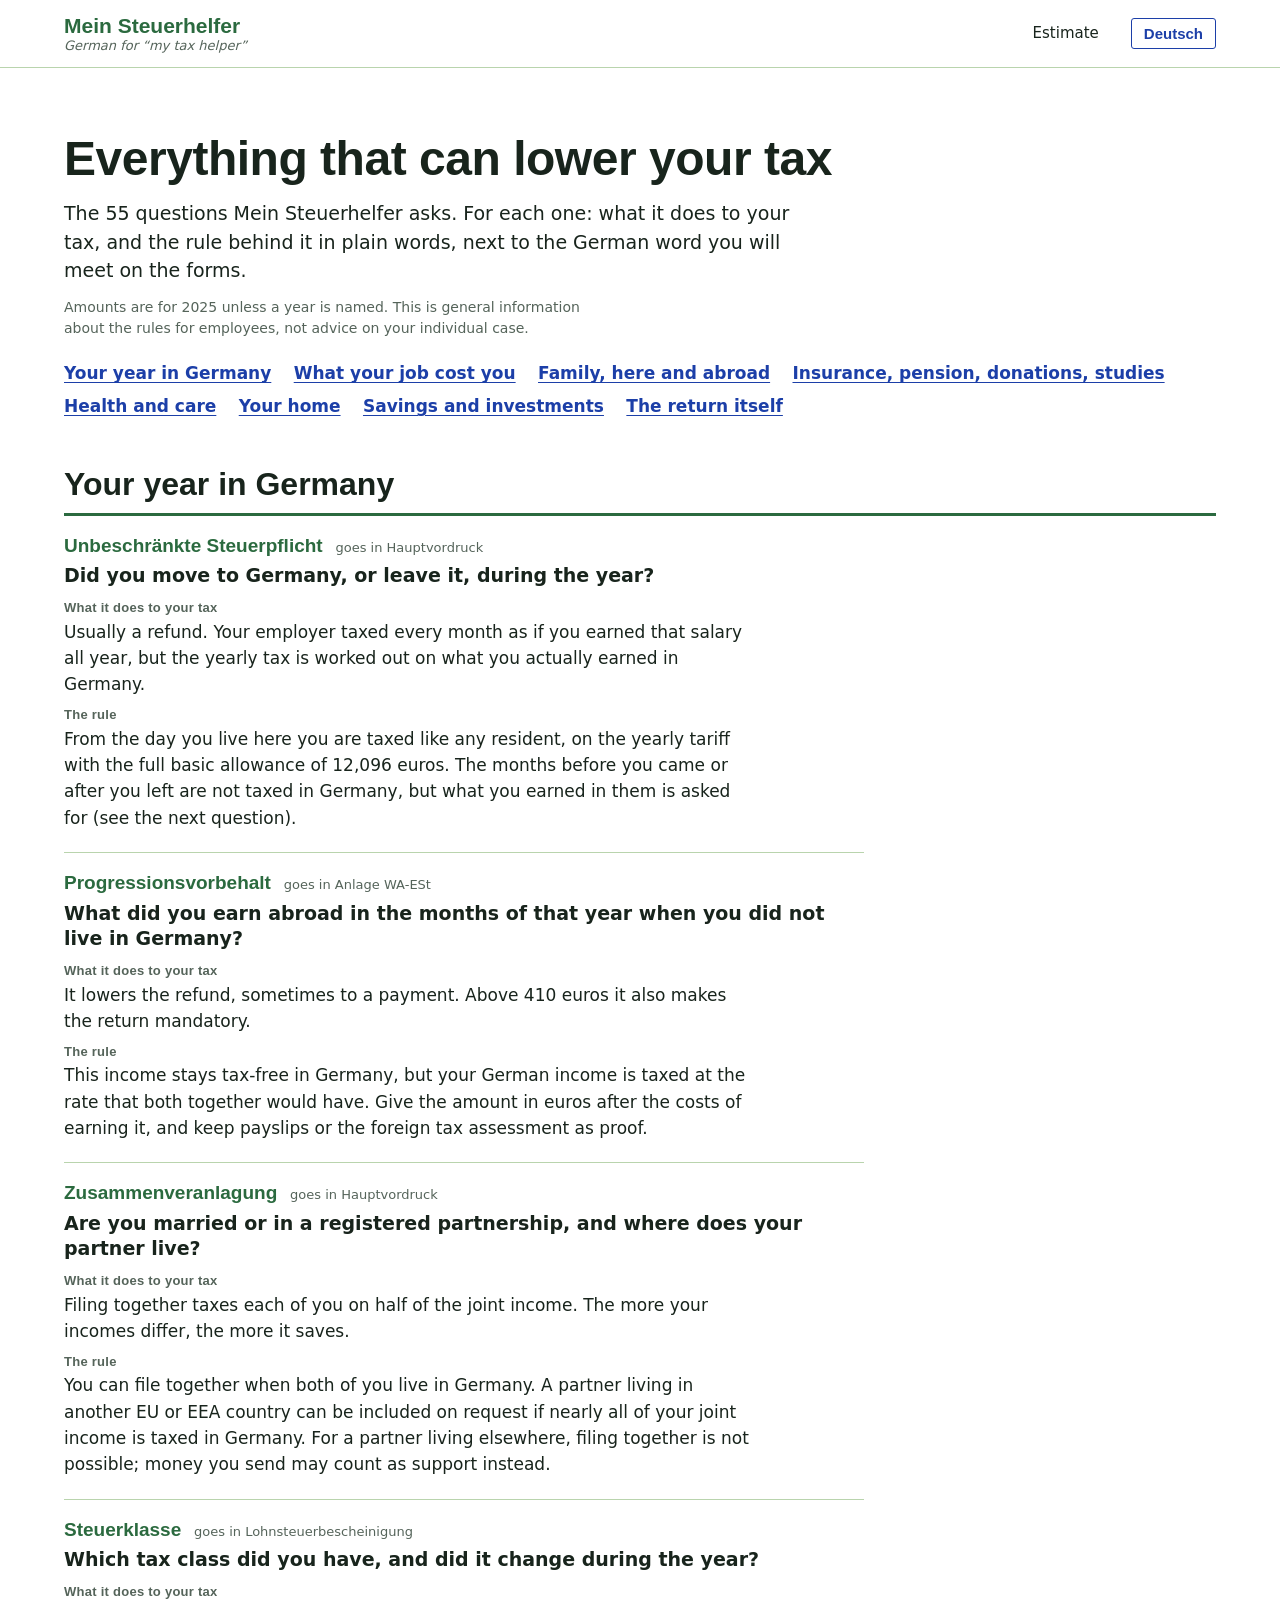
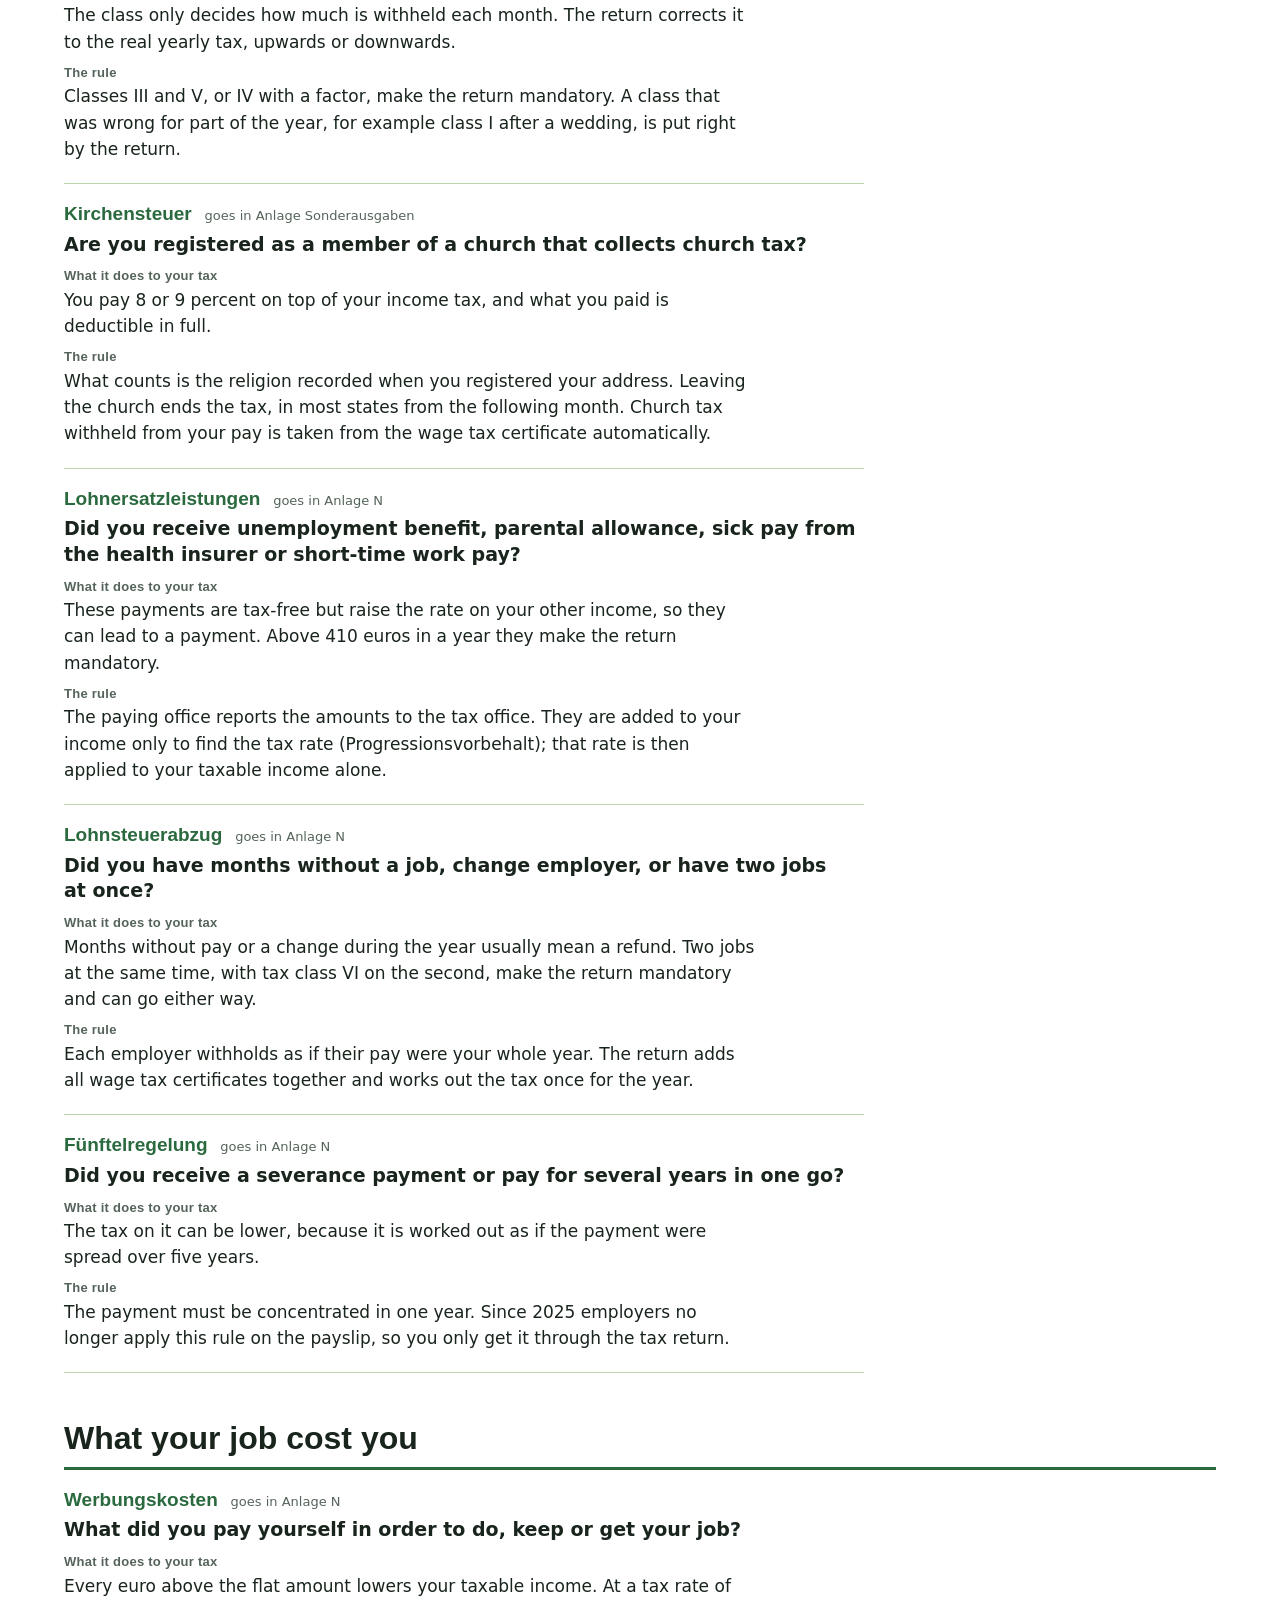
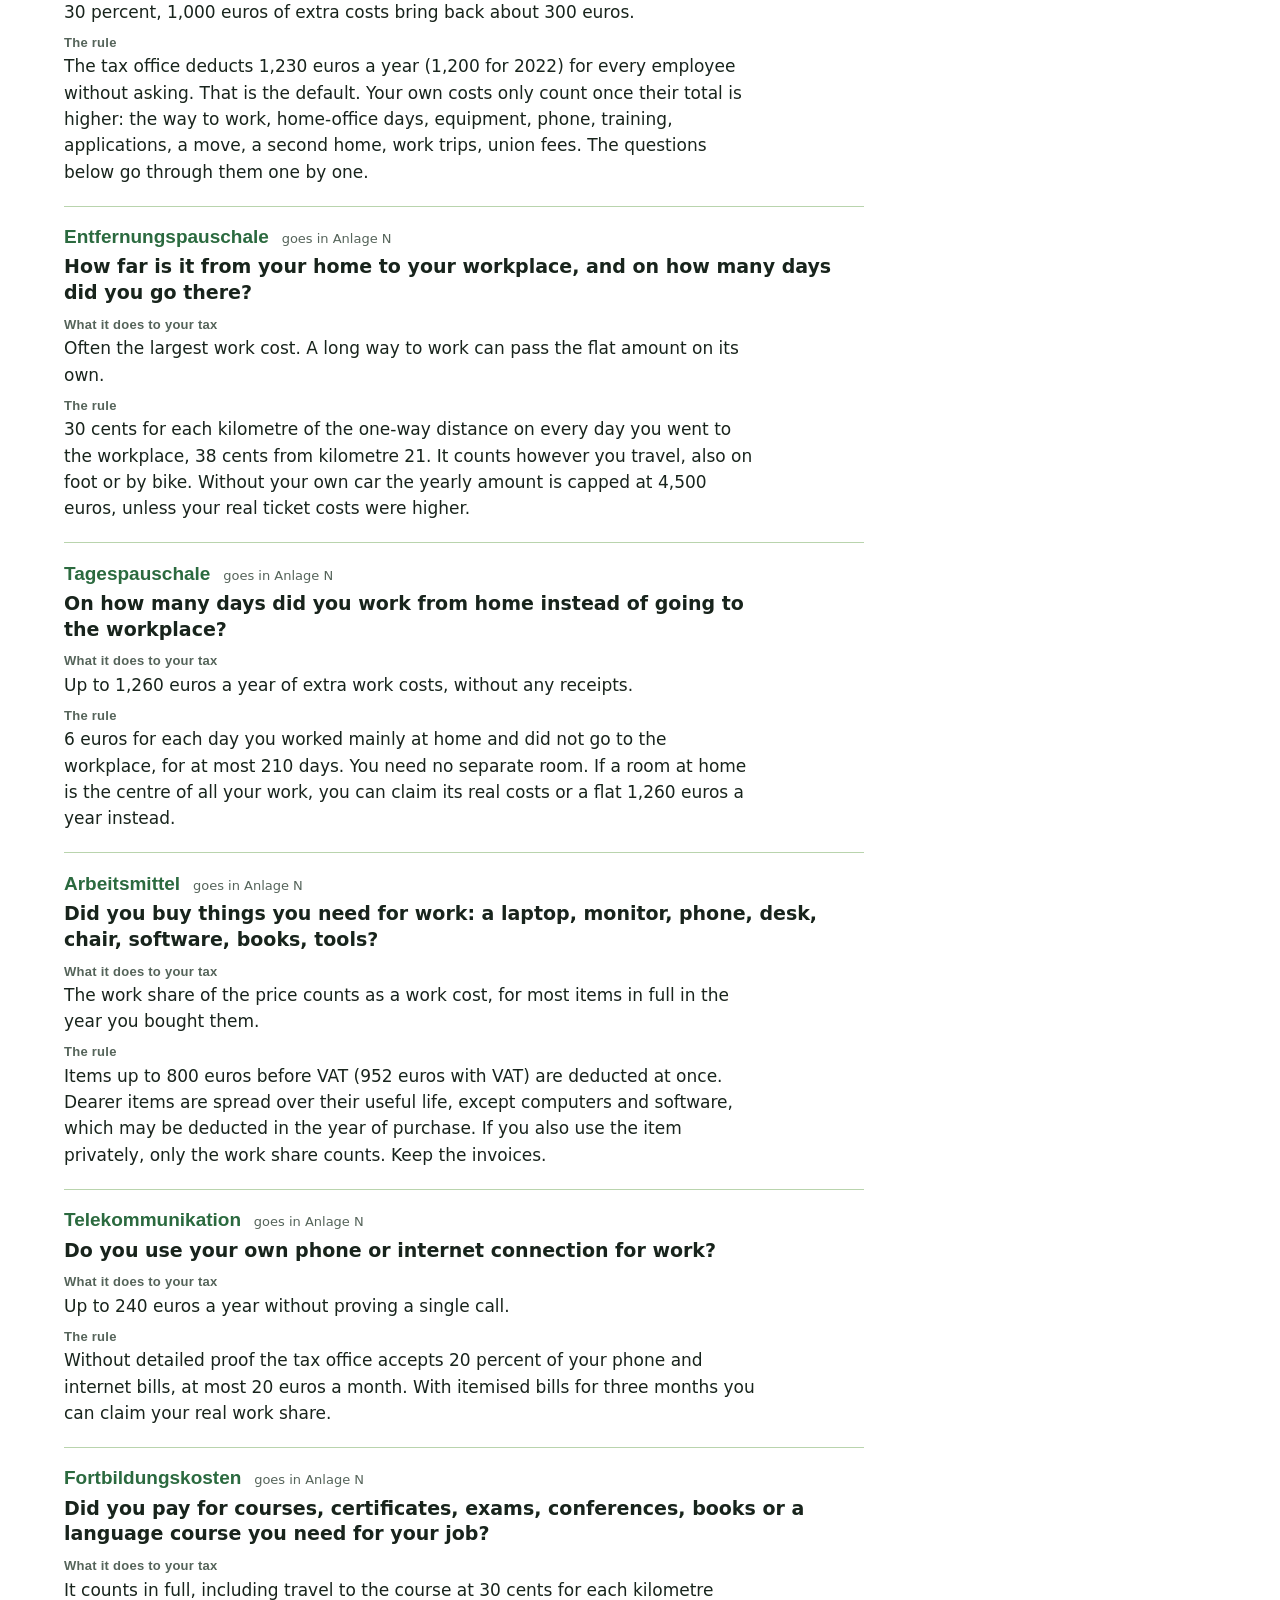
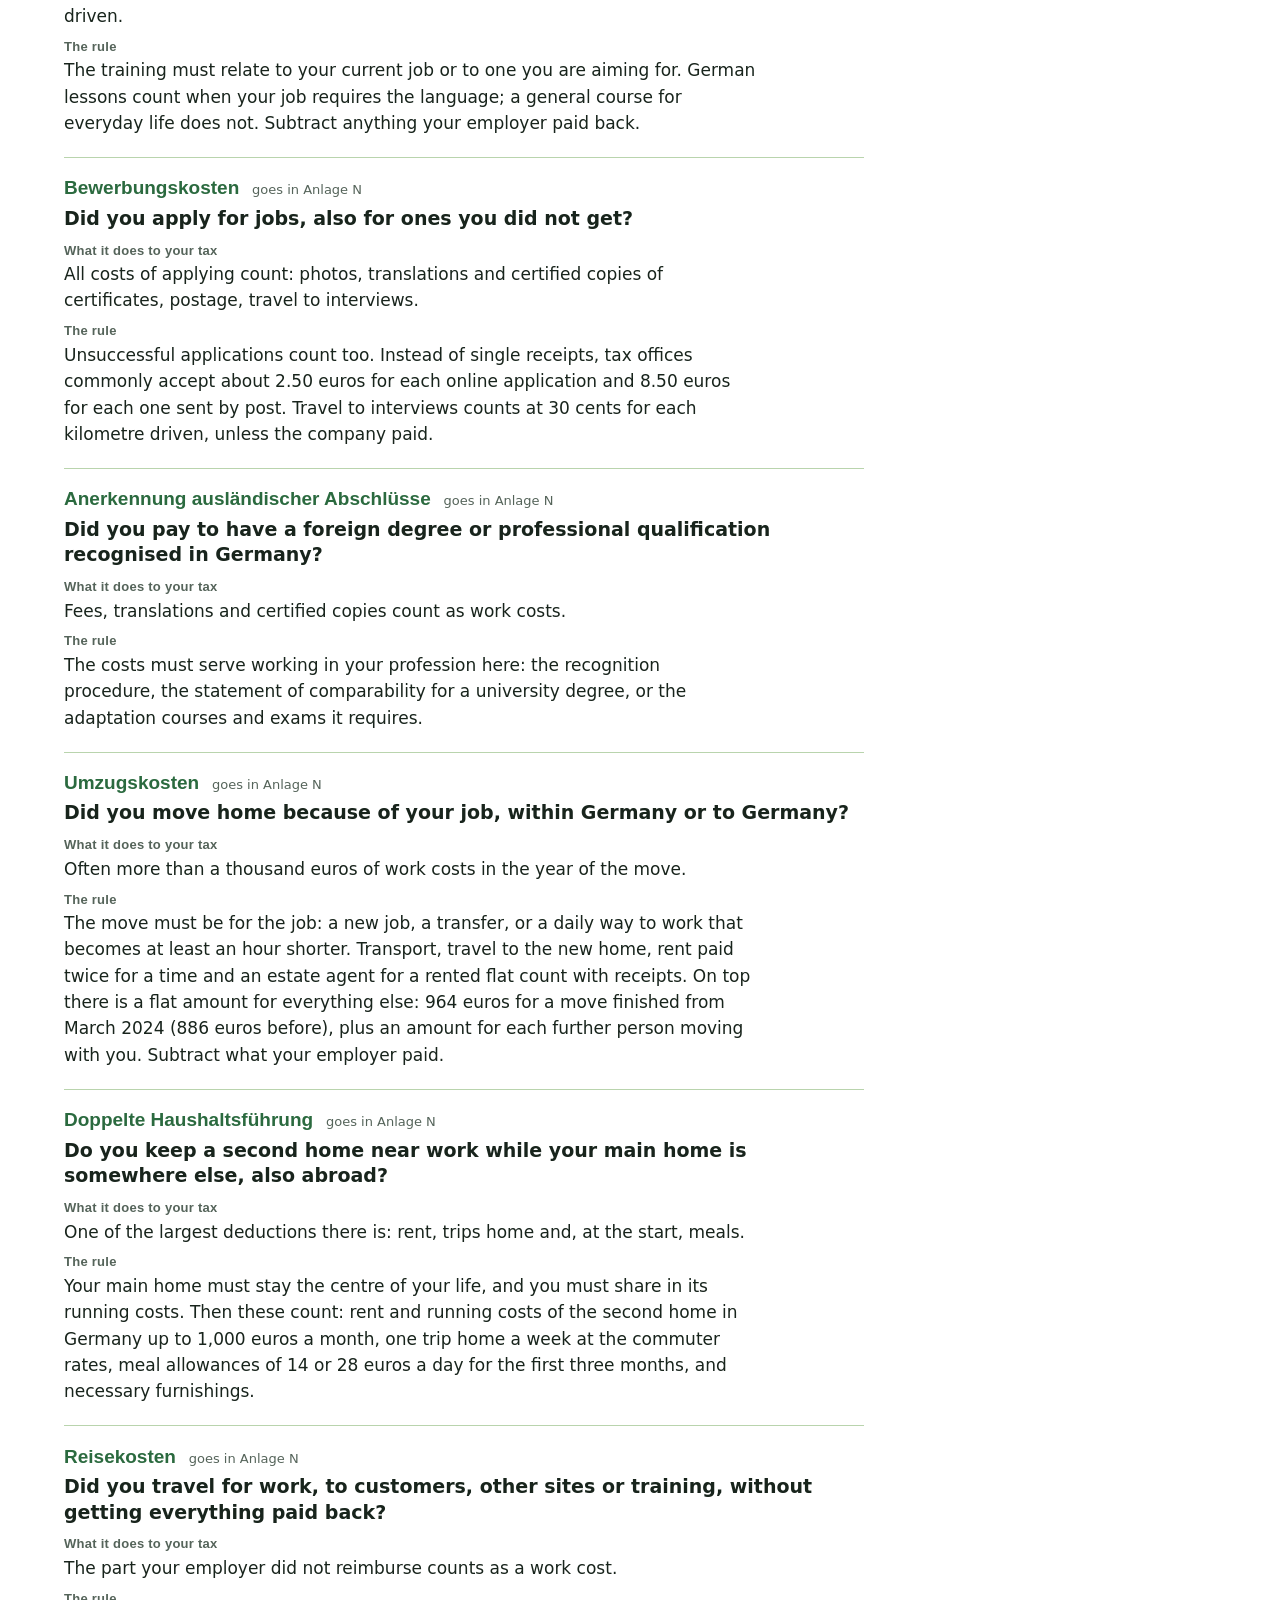
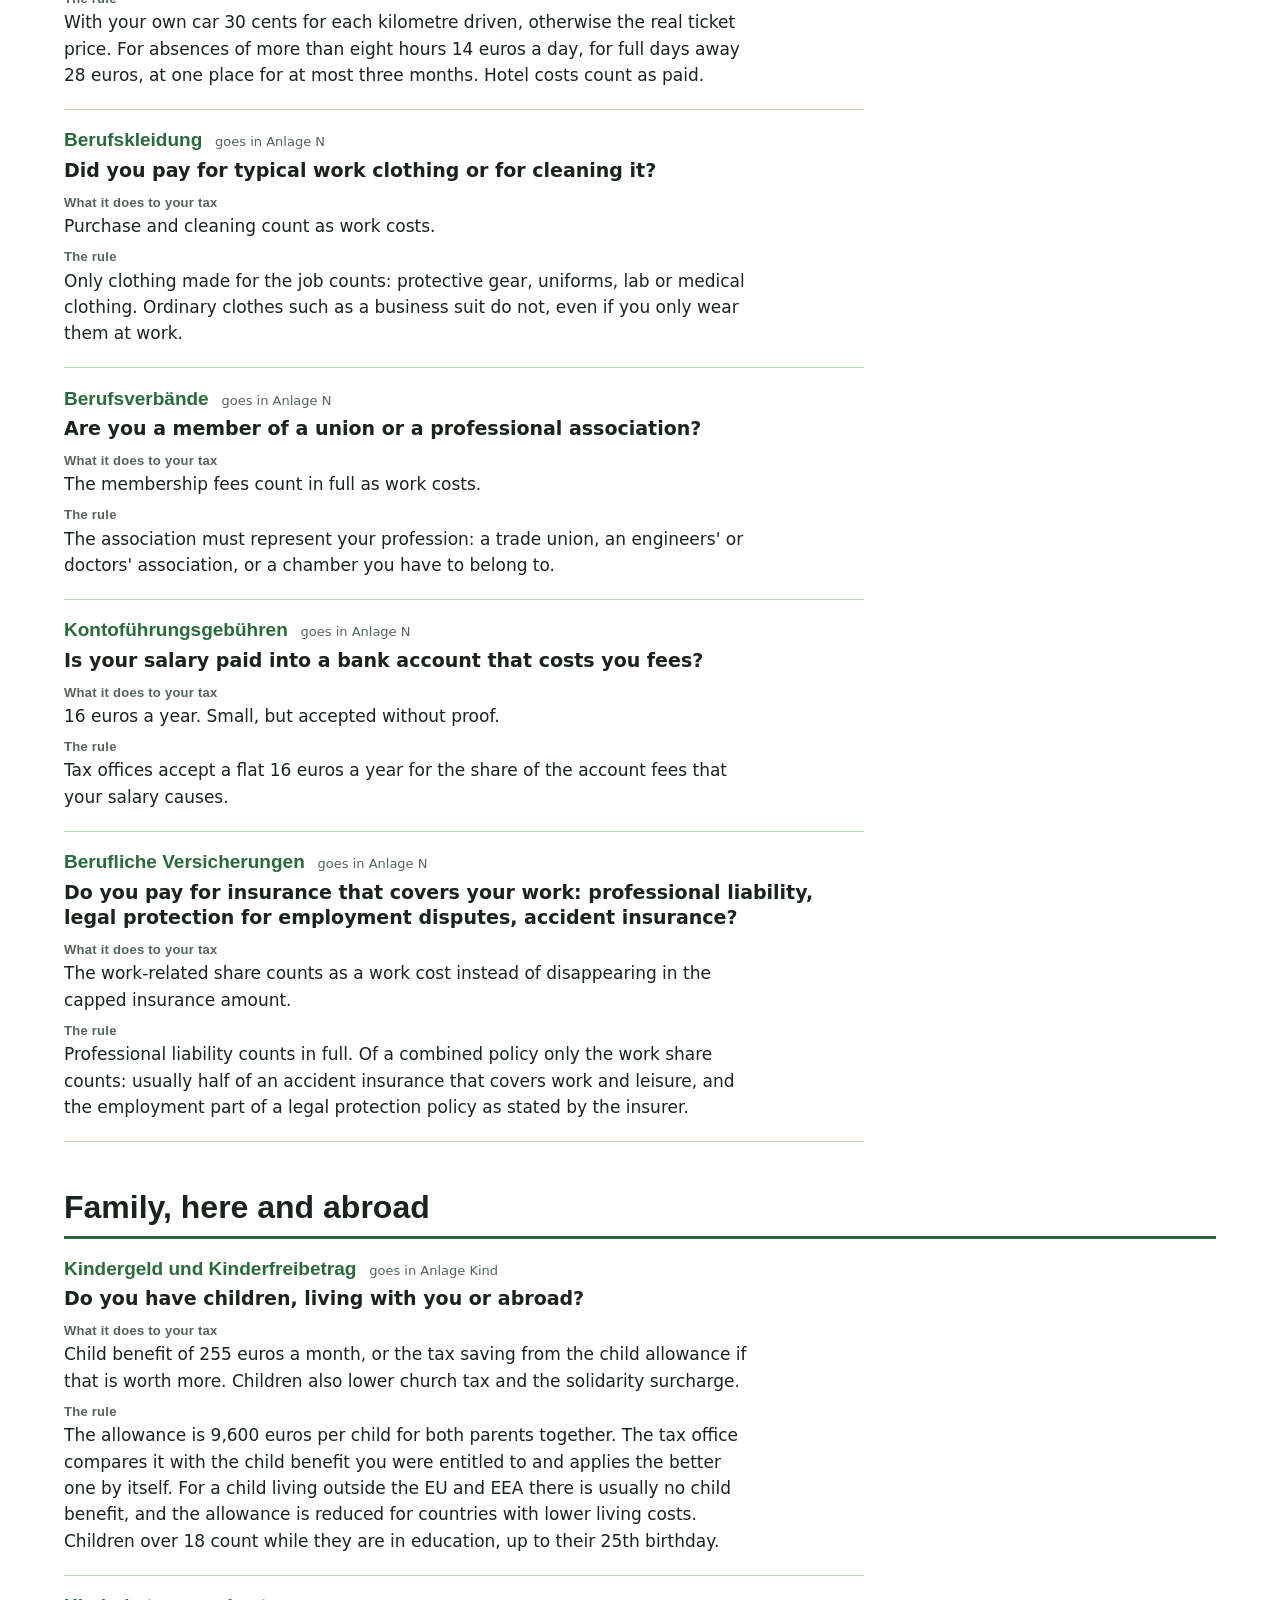
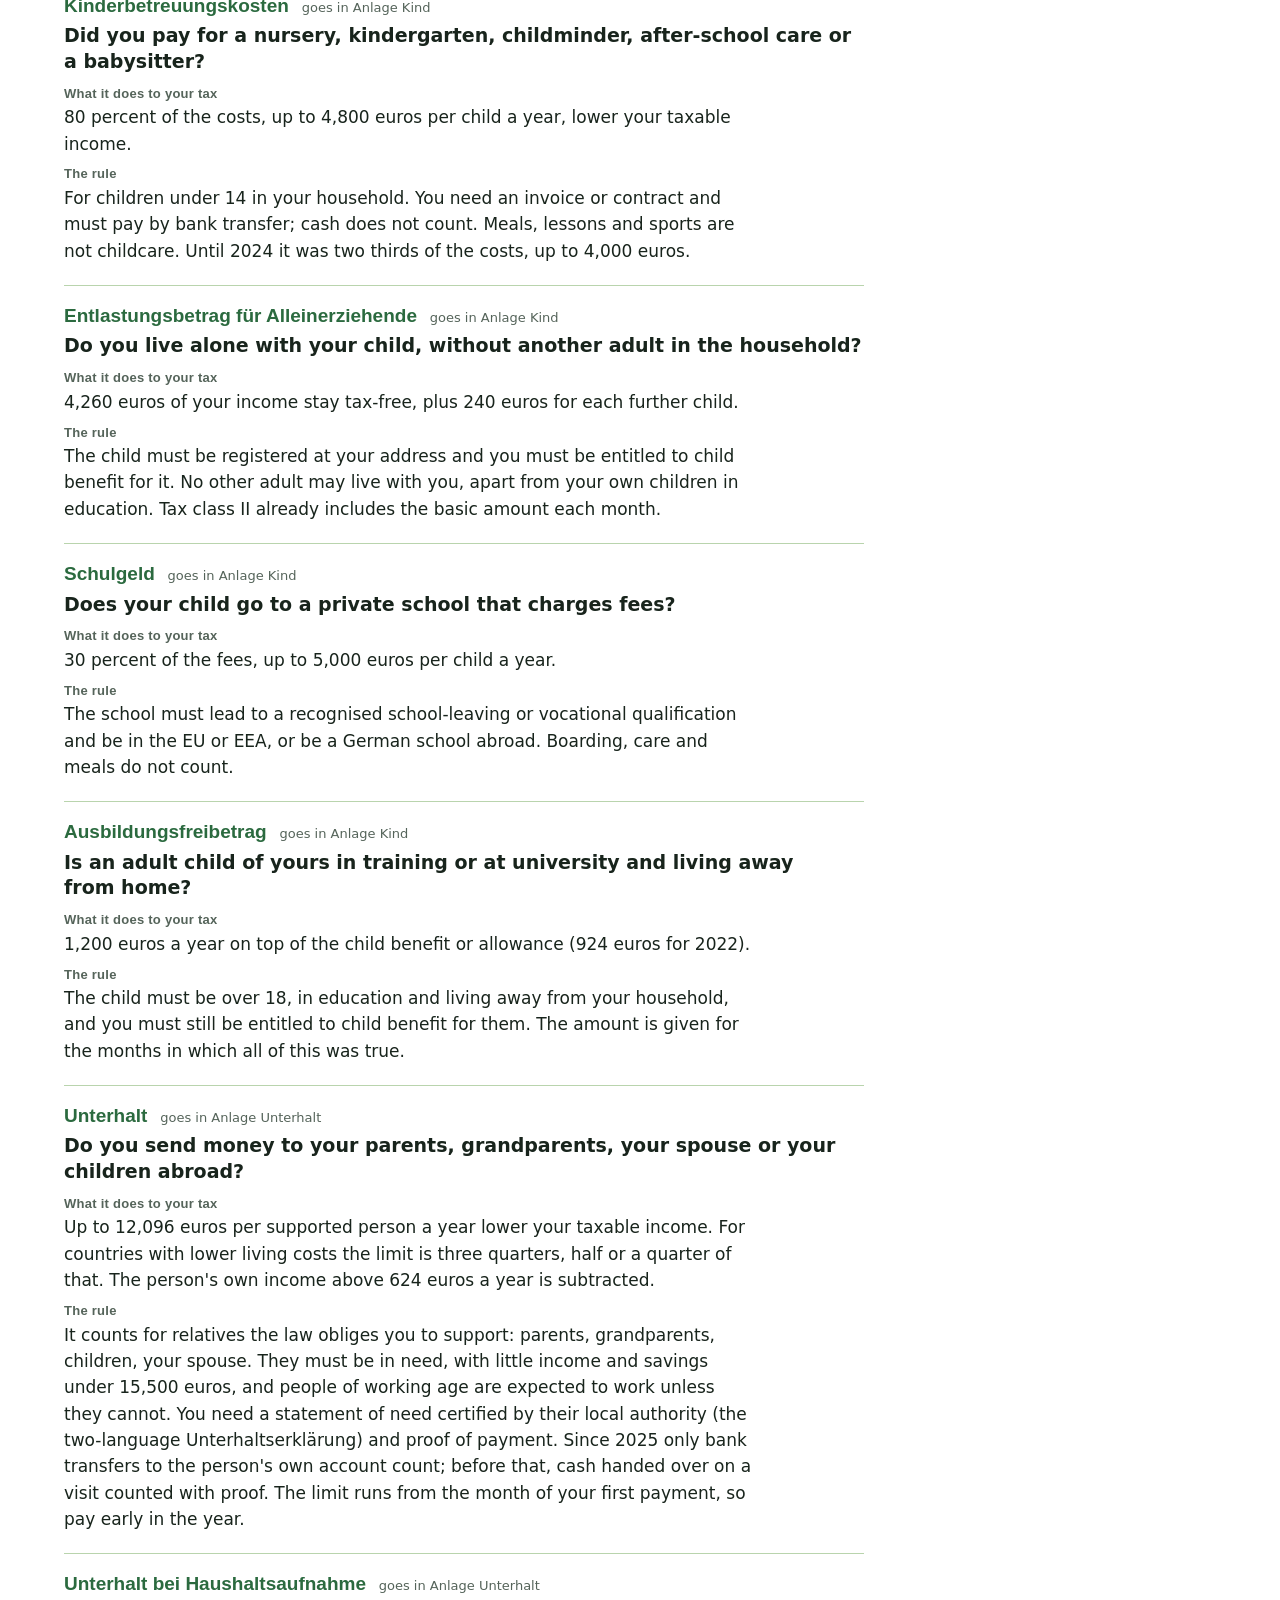
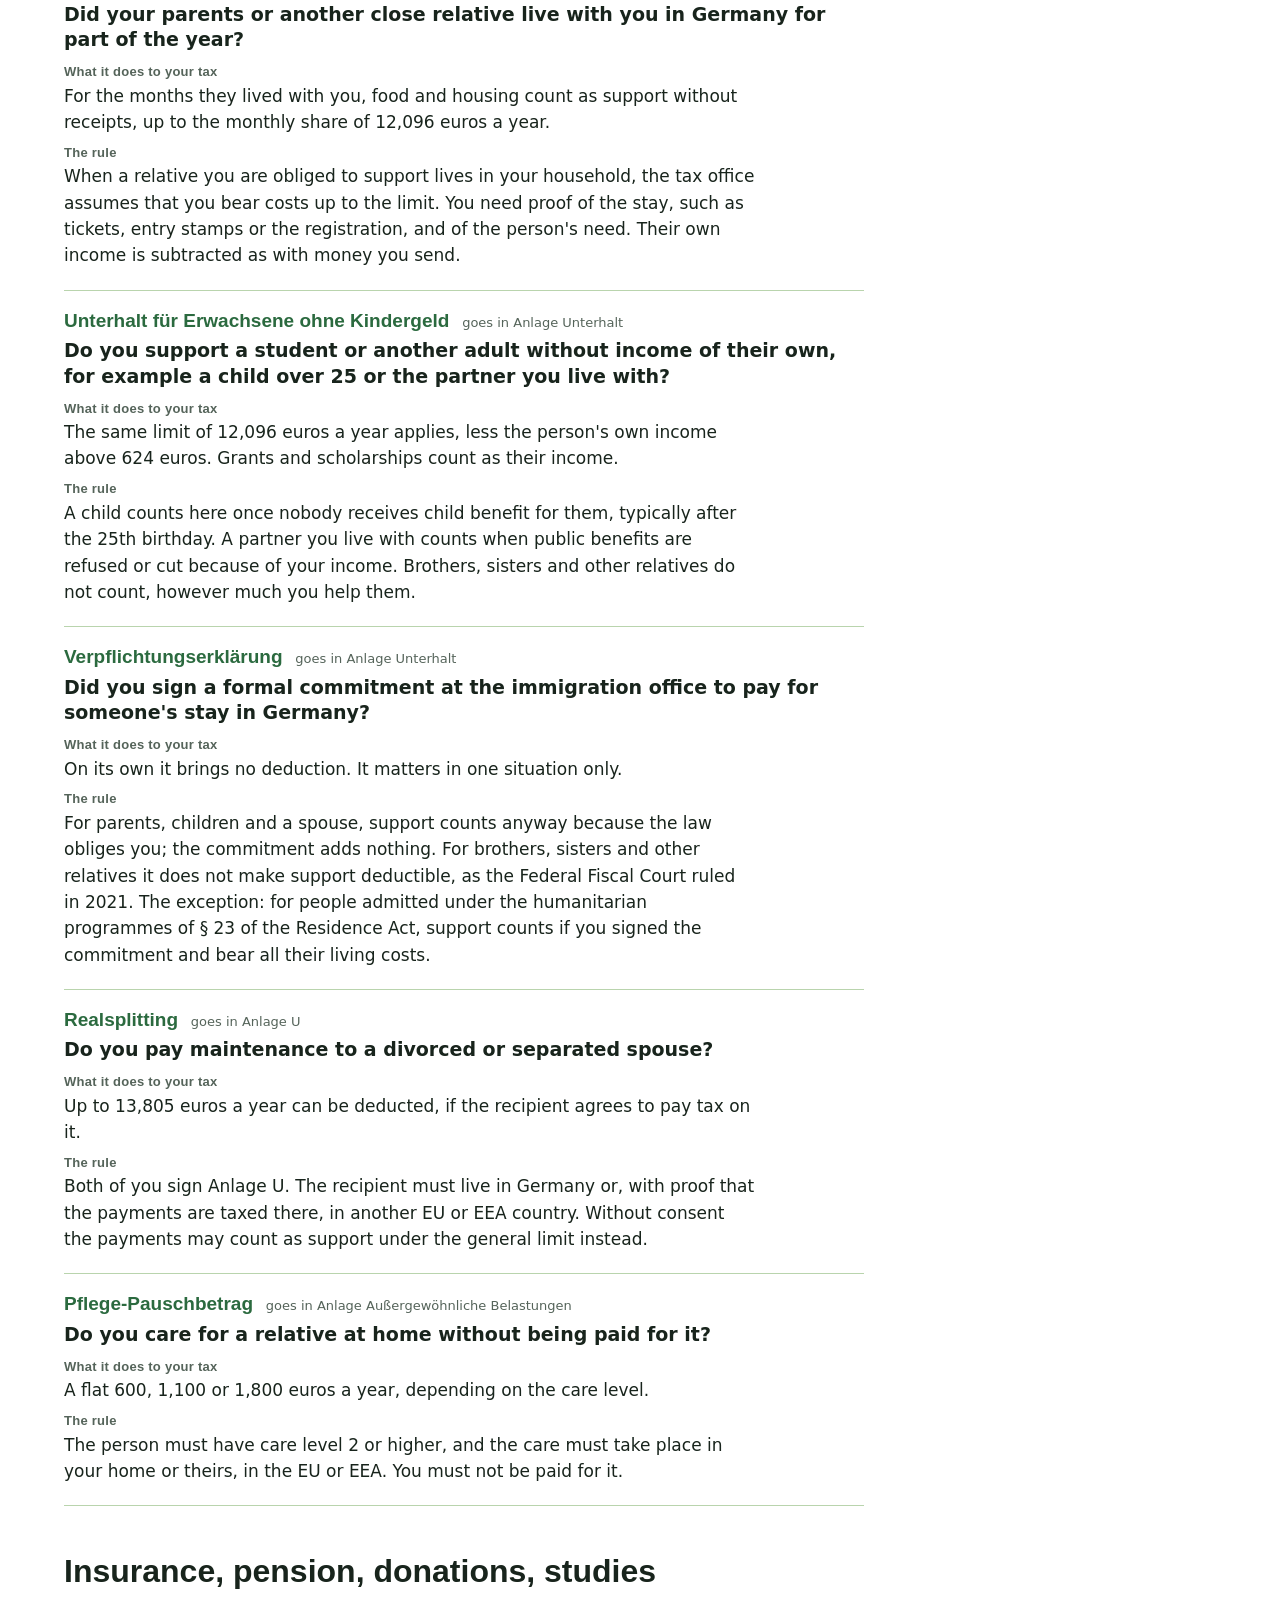
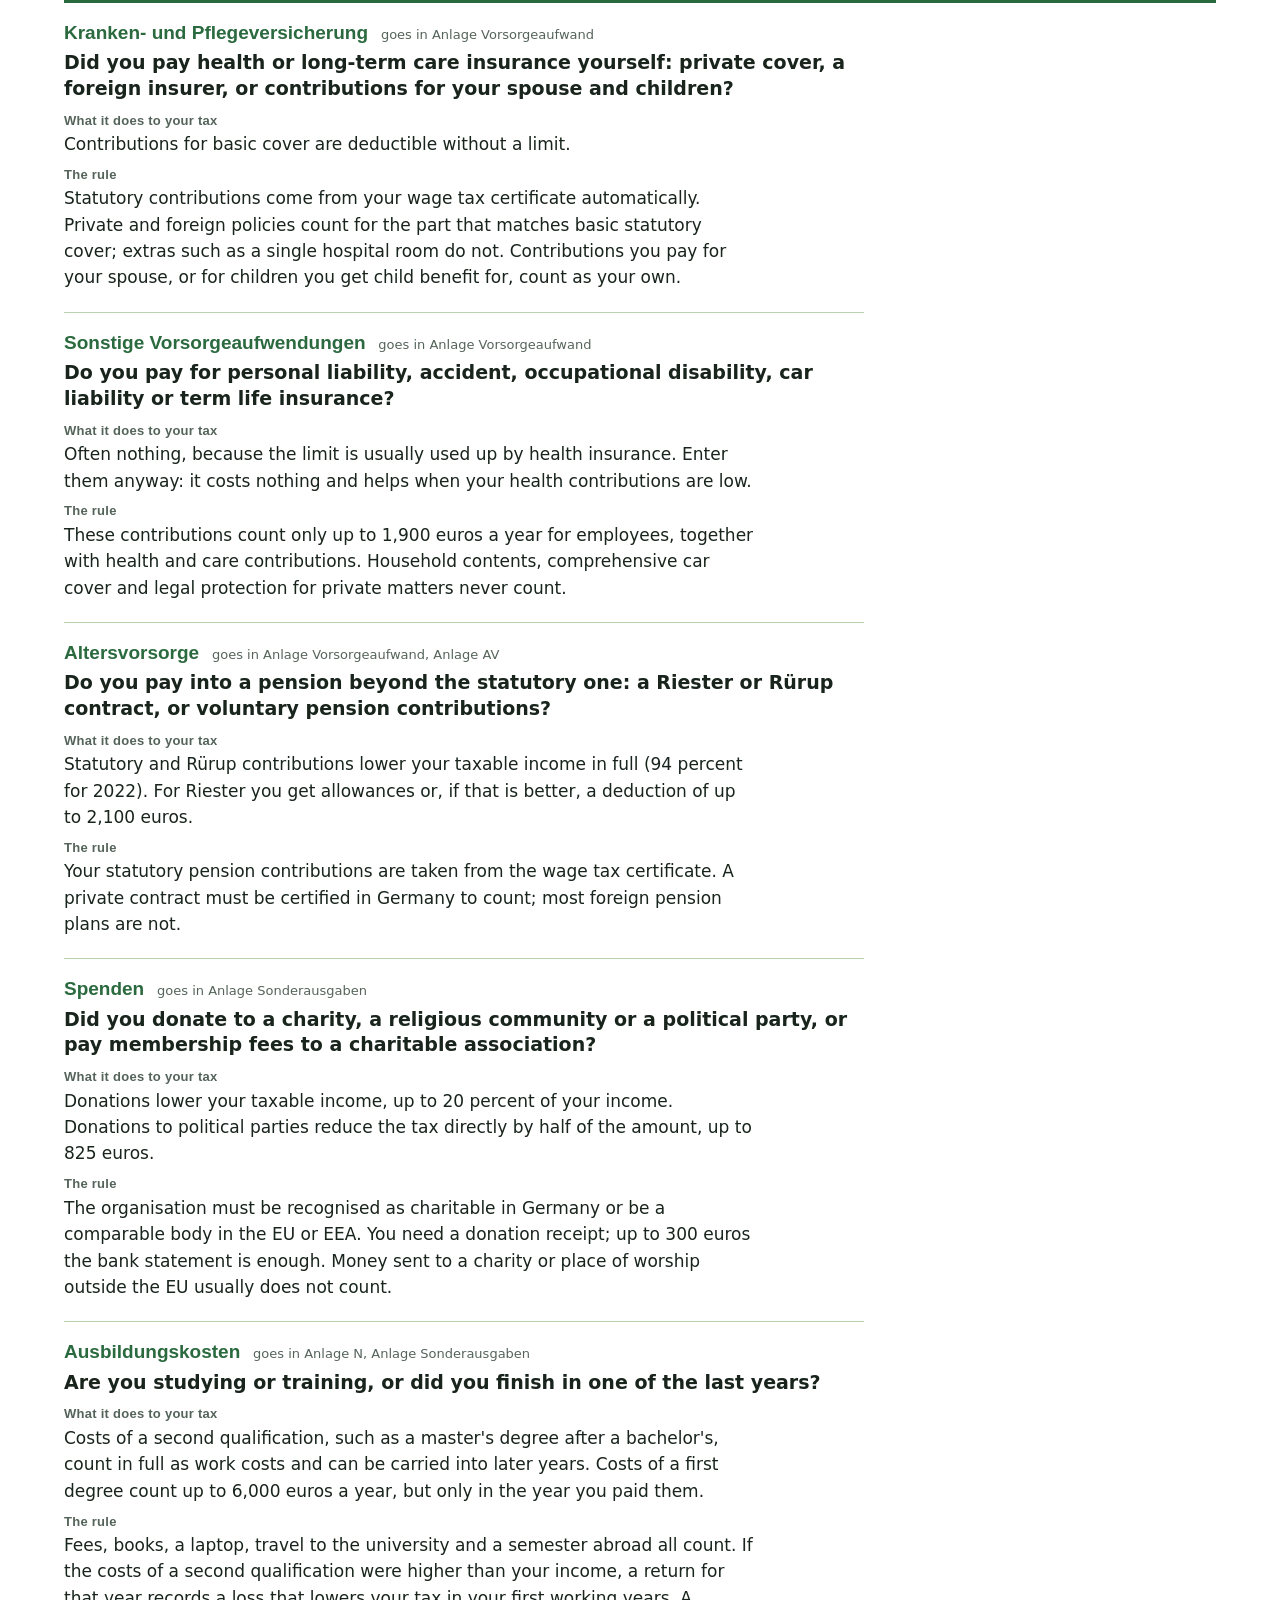
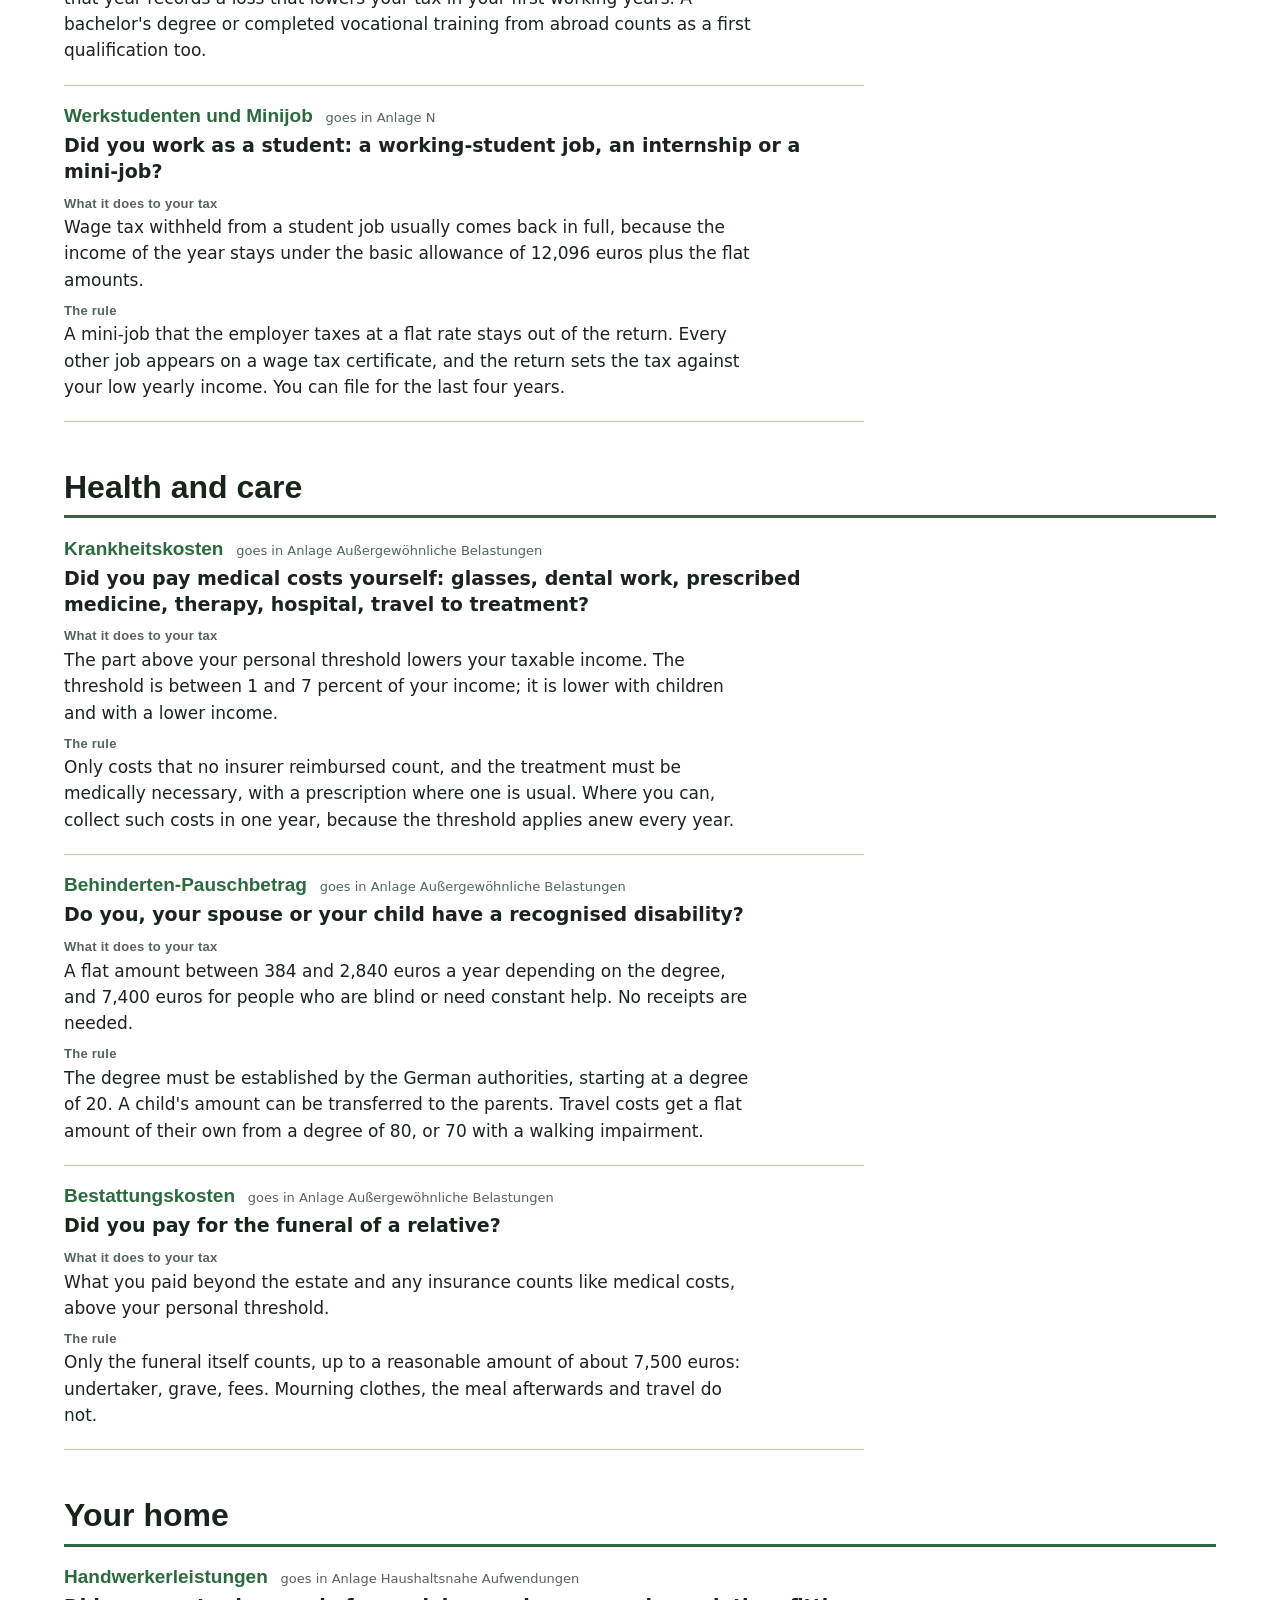
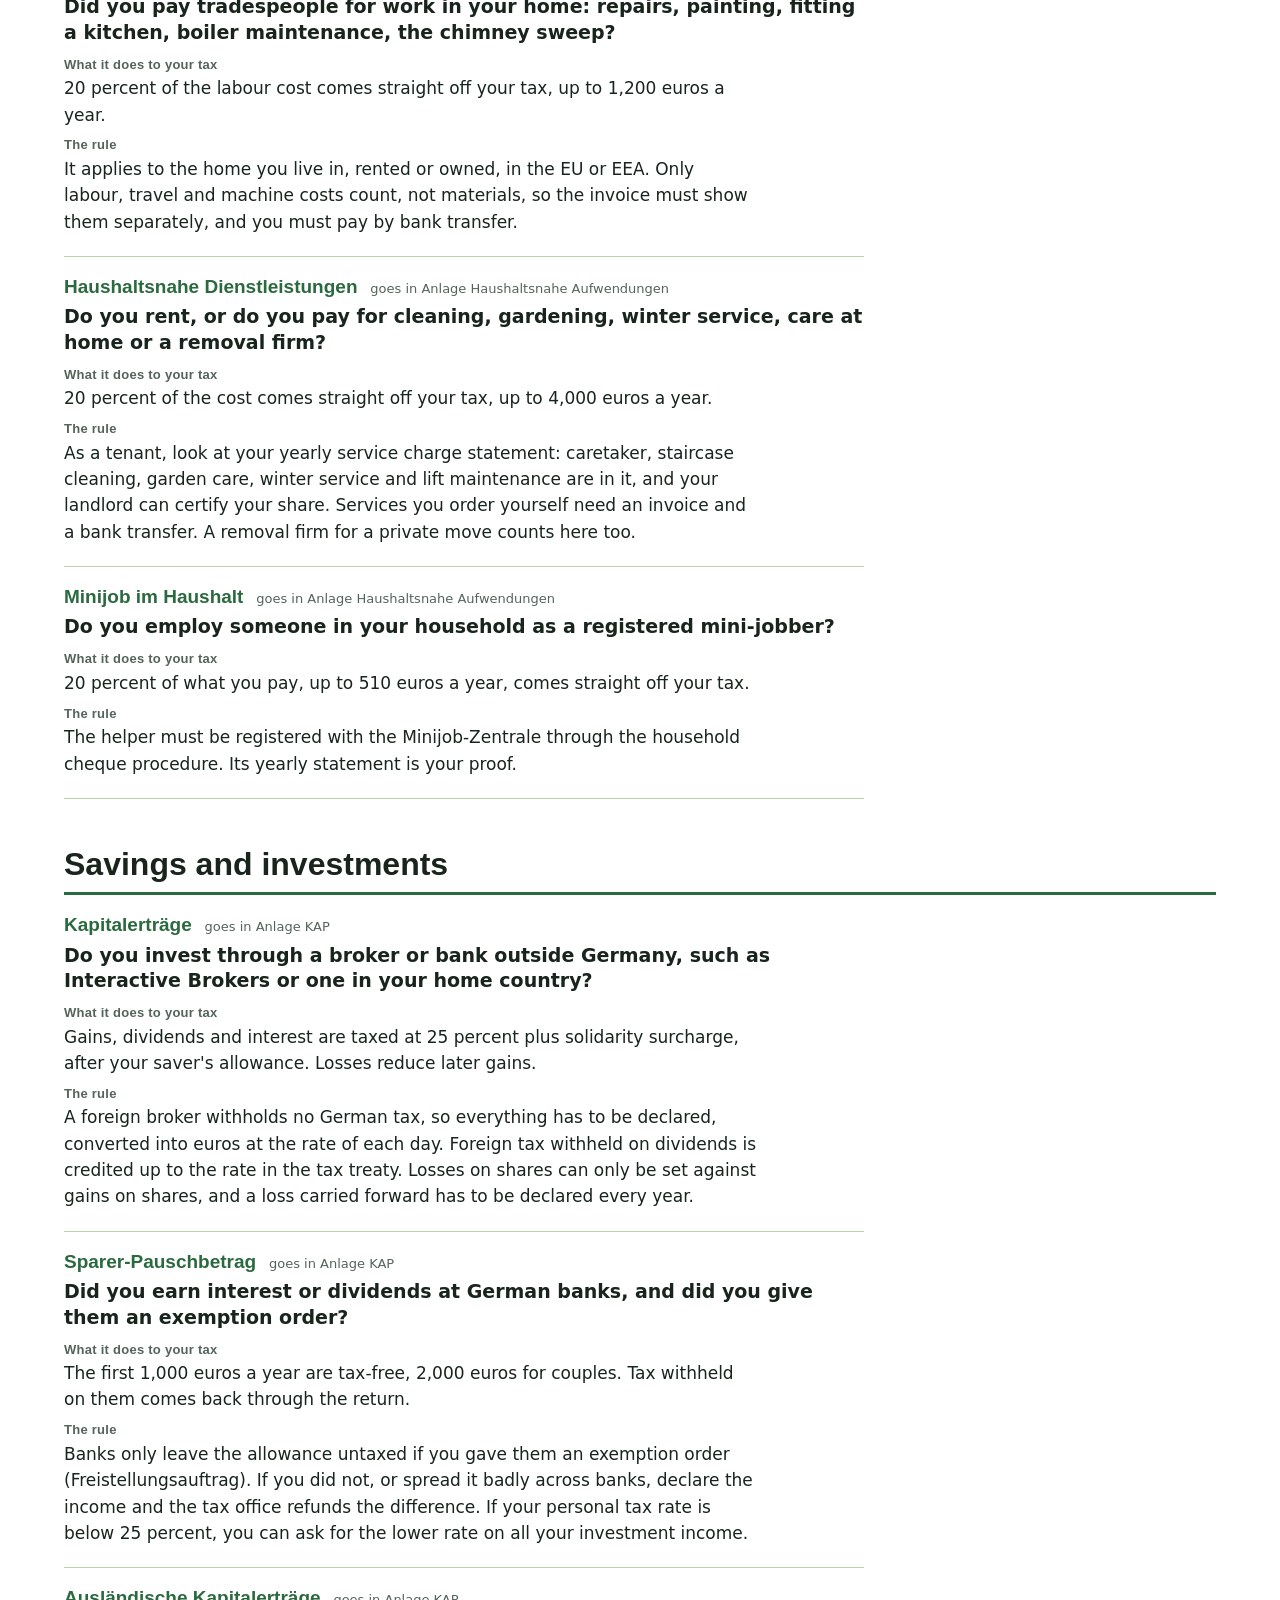
<file: checklist.html>
<!DOCTYPE html>
<html lang="en">
<head>
<meta charset="utf-8">
<meta name="viewport" content="width=device-width, initial-scale=1">
<title>Everything that can lower your tax | Mein Steuerhelfer</title>
<meta name="description" content="See what your German tax return could bring back. A free estimate for employees and students from abroad, with every cost explained. Software, not tax advice.">
<meta name="color-scheme" content="light">
<link rel="icon" type="image/svg+xml" href="static/favicon.svg">
<link rel="stylesheet" href="static/css/site.css">
</head>
<body id="top">
<header class="top">
  <div class="wrap top__in">
    <a class="brand" href="./" translate="no">
      <span class="brand__name" lang="de">Mein Steuerhelfer</span>
      <span class="brand__gloss" translate="yes">German for “my tax helper”</span>
    </a>
    <nav class="nav" aria-label="Sections">
      <a href="./">Estimate</a>
    </nav>
    <a class="lang" href="de/checklist.html" hreflang="de" lang="de" aria-label="Diese Seite auf Deutsch">Deutsch</a>
  </div>
</header>
<main>
<section class="check" id="checklist" aria-labelledby="checklist-title">
  <div class="wrap">
    <h1 id="checklist-title">Everything that can lower your tax</h1>
    <p class="section__lead">The 55 questions Mein Steuerhelfer asks. For each one: what it does to your tax, and the rule behind it in plain words, next to the German word you will meet on the forms.</p>
    <p class="note">Amounts are for 2025 unless a year is named. This is general information about the rules for employees, not advice on your individual case.</p>
    <nav aria-label="Topics">
      <ul class="topics">
        <li><a href="#t-year">Your year in Germany</a></li>
        <li><a href="#t-work">What your job cost you</a></li>
        <li><a href="#t-family">Family, here and abroad</a></li>
        <li><a href="#t-provision">Insurance, pension, donations, studies</a></li>
        <li><a href="#t-health">Health and care</a></li>
        <li><a href="#t-home">Your home</a></li>
        <li><a href="#t-money">Savings and investments</a></li>
        <li><a href="#t-filing">The return itself</a></li>
      </ul>
    </nav>
    <div class="topic" id="t-year">
      <h2 class="topic__title">Your year in Germany</h2>
      <article class="ask" id="q-arrival-year">
        <p class="ask__term"><span lang="de">Unbeschränkte Steuerpflicht</span> <span class="ask__form">goes in <span lang="de">Hauptvordruck</span></span></p>
        <h3 class="ask__q">Did you move to Germany, or leave it, during the year?</h3>
        <dl class="ask__facts">
          <div><dt>What it does to your tax</dt><dd>Usually a refund. Your employer taxed every month as if you earned that salary all year, but the yearly tax is worked out on what you actually earned in Germany.</dd></div>
          <div><dt>The rule</dt><dd>From the day you live here you are taxed like any resident, on the yearly tariff with the full basic allowance of 12,096 euros. The months before you came or after you left are not taxed in Germany, but what you earned in them is asked for (see the next question).</dd></div>
        </dl>
      </article>
      <article class="ask" id="q-income-abroad">
        <p class="ask__term"><span lang="de">Progressionsvorbehalt</span> <span class="ask__form">goes in <span lang="de">Anlage WA-ESt</span></span></p>
        <h3 class="ask__q">What did you earn abroad in the months of that year when you did not live in Germany?</h3>
        <dl class="ask__facts">
          <div><dt>What it does to your tax</dt><dd>It lowers the refund, sometimes to a payment. Above 410 euros it also makes the return mandatory.</dd></div>
          <div><dt>The rule</dt><dd>This income stays tax-free in Germany, but your German income is taxed at the rate that both together would have. Give the amount in euros after the costs of earning it, and keep payslips or the foreign tax assessment as proof.</dd></div>
        </dl>
      </article>
      <article class="ask" id="q-spouse">
        <p class="ask__term"><span lang="de">Zusammenveranlagung</span> <span class="ask__form">goes in <span lang="de">Hauptvordruck</span></span></p>
        <h3 class="ask__q">Are you married or in a registered partnership, and where does your partner live?</h3>
        <dl class="ask__facts">
          <div><dt>What it does to your tax</dt><dd>Filing together taxes each of you on half of the joint income. The more your incomes differ, the more it saves.</dd></div>
          <div><dt>The rule</dt><dd>You can file together when both of you live in Germany. A partner living in another EU or EEA country can be included on request if nearly all of your joint income is taxed in Germany. For a partner living elsewhere, filing together is not possible; money you send may count as support instead.</dd></div>
        </dl>
      </article>
      <article class="ask" id="q-tax-class">
        <p class="ask__term"><span lang="de">Steuerklasse</span> <span class="ask__form">goes in <span lang="de">Lohnsteuerbescheinigung</span></span></p>
        <h3 class="ask__q">Which tax class did you have, and did it change during the year?</h3>
        <dl class="ask__facts">
          <div><dt>What it does to your tax</dt><dd>The class only decides how much is withheld each month. The return corrects it to the real yearly tax, upwards or downwards.</dd></div>
          <div><dt>The rule</dt><dd>Classes III and V, or IV with a factor, make the return mandatory. A class that was wrong for part of the year, for example class I after a wedding, is put right by the return.</dd></div>
        </dl>
      </article>
      <article class="ask" id="q-church">
        <p class="ask__term"><span lang="de">Kirchensteuer</span> <span class="ask__form">goes in <span lang="de">Anlage Sonderausgaben</span></span></p>
        <h3 class="ask__q">Are you registered as a member of a church that collects church tax?</h3>
        <dl class="ask__facts">
          <div><dt>What it does to your tax</dt><dd>You pay 8 or 9 percent on top of your income tax, and what you paid is deductible in full.</dd></div>
          <div><dt>The rule</dt><dd>What counts is the religion recorded when you registered your address. Leaving the church ends the tax, in most states from the following month. Church tax withheld from your pay is taken from the wage tax certificate automatically.</dd></div>
        </dl>
      </article>
      <article class="ask" id="q-wage-replacement">
        <p class="ask__term"><span lang="de">Lohnersatzleistungen</span> <span class="ask__form">goes in <span lang="de">Anlage N</span></span></p>
        <h3 class="ask__q">Did you receive unemployment benefit, parental allowance, sick pay from the health insurer or short-time work pay?</h3>
        <dl class="ask__facts">
          <div><dt>What it does to your tax</dt><dd>These payments are tax-free but raise the rate on your other income, so they can lead to a payment. Above 410 euros in a year they make the return mandatory.</dd></div>
          <div><dt>The rule</dt><dd>The paying office reports the amounts to the tax office. They are added to your income only to find the tax rate (Progressionsvorbehalt); that rate is then applied to your taxable income alone.</dd></div>
        </dl>
      </article>
      <article class="ask" id="q-several-jobs">
        <p class="ask__term"><span lang="de">Lohnsteuerabzug</span> <span class="ask__form">goes in <span lang="de">Anlage N</span></span></p>
        <h3 class="ask__q">Did you have months without a job, change employer, or have two jobs at once?</h3>
        <dl class="ask__facts">
          <div><dt>What it does to your tax</dt><dd>Months without pay or a change during the year usually mean a refund. Two jobs at the same time, with tax class VI on the second, make the return mandatory and can go either way.</dd></div>
          <div><dt>The rule</dt><dd>Each employer withholds as if their pay were your whole year. The return adds all wage tax certificates together and works out the tax once for the year.</dd></div>
        </dl>
      </article>
      <article class="ask" id="q-severance">
        <p class="ask__term"><span lang="de">Fünftelregelung</span> <span class="ask__form">goes in <span lang="de">Anlage N</span></span></p>
        <h3 class="ask__q">Did you receive a severance payment or pay for several years in one go?</h3>
        <dl class="ask__facts">
          <div><dt>What it does to your tax</dt><dd>The tax on it can be lower, because it is worked out as if the payment were spread over five years.</dd></div>
          <div><dt>The rule</dt><dd>The payment must be concentrated in one year. Since 2025 employers no longer apply this rule on the payslip, so you only get it through the tax return.</dd></div>
        </dl>
      </article>
    </div>
    <div class="topic" id="t-work">
      <h2 class="topic__title">What your job cost you</h2>
      <article class="ask" id="q-work-costs">
        <p class="ask__term"><span lang="de">Werbungskosten</span> <span class="ask__form">goes in <span lang="de">Anlage N</span></span></p>
        <h3 class="ask__q">What did you pay yourself in order to do, keep or get your job?</h3>
        <dl class="ask__facts">
          <div><dt>What it does to your tax</dt><dd>Every euro above the flat amount lowers your taxable income. At a tax rate of 30 percent, 1,000 euros of extra costs bring back about 300 euros.</dd></div>
          <div><dt>The rule</dt><dd>The tax office deducts 1,230 euros a year (1,200 for 2022) for every employee without asking. That is the default. Your own costs only count once their total is higher: the way to work, home-office days, equipment, phone, training, applications, a move, a second home, work trips, union fees. The questions below go through them one by one.</dd></div>
        </dl>
      </article>
      <article class="ask" id="q-commute">
        <p class="ask__term"><span lang="de">Entfernungspauschale</span> <span class="ask__form">goes in <span lang="de">Anlage N</span></span></p>
        <h3 class="ask__q">How far is it from your home to your workplace, and on how many days did you go there?</h3>
        <dl class="ask__facts">
          <div><dt>What it does to your tax</dt><dd>Often the largest work cost. A long way to work can pass the flat amount on its own.</dd></div>
          <div><dt>The rule</dt><dd>30 cents for each kilometre of the one-way distance on every day you went to the workplace, 38 cents from kilometre 21. It counts however you travel, also on foot or by bike. Without your own car the yearly amount is capped at 4,500 euros, unless your real ticket costs were higher.</dd></div>
        </dl>
      </article>
      <article class="ask" id="q-home-office">
        <p class="ask__term"><span lang="de">Tagespauschale</span> <span class="ask__form">goes in <span lang="de">Anlage N</span></span></p>
        <h3 class="ask__q">On how many days did you work from home instead of going to the workplace?</h3>
        <dl class="ask__facts">
          <div><dt>What it does to your tax</dt><dd>Up to 1,260 euros a year of extra work costs, without any receipts.</dd></div>
          <div><dt>The rule</dt><dd>6 euros for each day you worked mainly at home and did not go to the workplace, for at most 210 days. You need no separate room. If a room at home is the centre of all your work, you can claim its real costs or a flat 1,260 euros a year instead.</dd></div>
        </dl>
      </article>
      <article class="ask" id="q-equipment">
        <p class="ask__term"><span lang="de">Arbeitsmittel</span> <span class="ask__form">goes in <span lang="de">Anlage N</span></span></p>
        <h3 class="ask__q">Did you buy things you need for work: a laptop, monitor, phone, desk, chair, software, books, tools?</h3>
        <dl class="ask__facts">
          <div><dt>What it does to your tax</dt><dd>The work share of the price counts as a work cost, for most items in full in the year you bought them.</dd></div>
          <div><dt>The rule</dt><dd>Items up to 800 euros before VAT (952 euros with VAT) are deducted at once. Dearer items are spread over their useful life, except computers and software, which may be deducted in the year of purchase. If you also use the item privately, only the work share counts. Keep the invoices.</dd></div>
        </dl>
      </article>
      <article class="ask" id="q-phone-internet">
        <p class="ask__term"><span lang="de">Telekommunikation</span> <span class="ask__form">goes in <span lang="de">Anlage N</span></span></p>
        <h3 class="ask__q">Do you use your own phone or internet connection for work?</h3>
        <dl class="ask__facts">
          <div><dt>What it does to your tax</dt><dd>Up to 240 euros a year without proving a single call.</dd></div>
          <div><dt>The rule</dt><dd>Without detailed proof the tax office accepts 20 percent of your phone and internet bills, at most 20 euros a month. With itemised bills for three months you can claim your real work share.</dd></div>
        </dl>
      </article>
      <article class="ask" id="q-training">
        <p class="ask__term"><span lang="de">Fortbildungskosten</span> <span class="ask__form">goes in <span lang="de">Anlage N</span></span></p>
        <h3 class="ask__q">Did you pay for courses, certificates, exams, conferences, books or a language course you need for your job?</h3>
        <dl class="ask__facts">
          <div><dt>What it does to your tax</dt><dd>It counts in full, including travel to the course at 30 cents for each kilometre driven.</dd></div>
          <div><dt>The rule</dt><dd>The training must relate to your current job or to one you are aiming for. German lessons count when your job requires the language; a general course for everyday life does not. Subtract anything your employer paid back.</dd></div>
        </dl>
      </article>
      <article class="ask" id="q-applications">
        <p class="ask__term"><span lang="de">Bewerbungskosten</span> <span class="ask__form">goes in <span lang="de">Anlage N</span></span></p>
        <h3 class="ask__q">Did you apply for jobs, also for ones you did not get?</h3>
        <dl class="ask__facts">
          <div><dt>What it does to your tax</dt><dd>All costs of applying count: photos, translations and certified copies of certificates, postage, travel to interviews.</dd></div>
          <div><dt>The rule</dt><dd>Unsuccessful applications count too. Instead of single receipts, tax offices commonly accept about 2.50 euros for each online application and 8.50 euros for each one sent by post. Travel to interviews counts at 30 cents for each kilometre driven, unless the company paid.</dd></div>
        </dl>
      </article>
      <article class="ask" id="q-recognition">
        <p class="ask__term"><span lang="de">Anerkennung ausländischer Abschlüsse</span> <span class="ask__form">goes in <span lang="de">Anlage N</span></span></p>
        <h3 class="ask__q">Did you pay to have a foreign degree or professional qualification recognised in Germany?</h3>
        <dl class="ask__facts">
          <div><dt>What it does to your tax</dt><dd>Fees, translations and certified copies count as work costs.</dd></div>
          <div><dt>The rule</dt><dd>The costs must serve working in your profession here: the recognition procedure, the statement of comparability for a university degree, or the adaptation courses and exams it requires.</dd></div>
        </dl>
      </article>
      <article class="ask" id="q-moving">
        <p class="ask__term"><span lang="de">Umzugskosten</span> <span class="ask__form">goes in <span lang="de">Anlage N</span></span></p>
        <h3 class="ask__q">Did you move home because of your job, within Germany or to Germany?</h3>
        <dl class="ask__facts">
          <div><dt>What it does to your tax</dt><dd>Often more than a thousand euros of work costs in the year of the move.</dd></div>
          <div><dt>The rule</dt><dd>The move must be for the job: a new job, a transfer, or a daily way to work that becomes at least an hour shorter. Transport, travel to the new home, rent paid twice for a time and an estate agent for a rented flat count with receipts. On top there is a flat amount for everything else: 964 euros for a move finished from March 2024 (886 euros before), plus an amount for each further person moving with you. Subtract what your employer paid.</dd></div>
        </dl>
      </article>
      <article class="ask" id="q-second-household">
        <p class="ask__term"><span lang="de">Doppelte Haushaltsführung</span> <span class="ask__form">goes in <span lang="de">Anlage N</span></span></p>
        <h3 class="ask__q">Do you keep a second home near work while your main home is somewhere else, also abroad?</h3>
        <dl class="ask__facts">
          <div><dt>What it does to your tax</dt><dd>One of the largest deductions there is: rent, trips home and, at the start, meals.</dd></div>
          <div><dt>The rule</dt><dd>Your main home must stay the centre of your life, and you must share in its running costs. Then these count: rent and running costs of the second home in Germany up to 1,000 euros a month, one trip home a week at the commuter rates, meal allowances of 14 or 28 euros a day for the first three months, and necessary furnishings.</dd></div>
        </dl>
      </article>
      <article class="ask" id="q-work-trips">
        <p class="ask__term"><span lang="de">Reisekosten</span> <span class="ask__form">goes in <span lang="de">Anlage N</span></span></p>
        <h3 class="ask__q">Did you travel for work, to customers, other sites or training, without getting everything paid back?</h3>
        <dl class="ask__facts">
          <div><dt>What it does to your tax</dt><dd>The part your employer did not reimburse counts as a work cost.</dd></div>
          <div><dt>The rule</dt><dd>With your own car 30 cents for each kilometre driven, otherwise the real ticket price. For absences of more than eight hours 14 euros a day, for full days away 28 euros, at one place for at most three months. Hotel costs count as paid.</dd></div>
        </dl>
      </article>
      <article class="ask" id="q-clothing">
        <p class="ask__term"><span lang="de">Berufskleidung</span> <span class="ask__form">goes in <span lang="de">Anlage N</span></span></p>
        <h3 class="ask__q">Did you pay for typical work clothing or for cleaning it?</h3>
        <dl class="ask__facts">
          <div><dt>What it does to your tax</dt><dd>Purchase and cleaning count as work costs.</dd></div>
          <div><dt>The rule</dt><dd>Only clothing made for the job counts: protective gear, uniforms, lab or medical clothing. Ordinary clothes such as a business suit do not, even if you only wear them at work.</dd></div>
        </dl>
      </article>
      <article class="ask" id="q-union">
        <p class="ask__term"><span lang="de">Berufsverbände</span> <span class="ask__form">goes in <span lang="de">Anlage N</span></span></p>
        <h3 class="ask__q">Are you a member of a union or a professional association?</h3>
        <dl class="ask__facts">
          <div><dt>What it does to your tax</dt><dd>The membership fees count in full as work costs.</dd></div>
          <div><dt>The rule</dt><dd>The association must represent your profession: a trade union, an engineers&#39; or doctors&#39; association, or a chamber you have to belong to.</dd></div>
        </dl>
      </article>
      <article class="ask" id="q-account-fee">
        <p class="ask__term"><span lang="de">Kontoführungsgebühren</span> <span class="ask__form">goes in <span lang="de">Anlage N</span></span></p>
        <h3 class="ask__q">Is your salary paid into a bank account that costs you fees?</h3>
        <dl class="ask__facts">
          <div><dt>What it does to your tax</dt><dd>16 euros a year. Small, but accepted without proof.</dd></div>
          <div><dt>The rule</dt><dd>Tax offices accept a flat 16 euros a year for the share of the account fees that your salary causes.</dd></div>
        </dl>
      </article>
      <article class="ask" id="q-work-insurance">
        <p class="ask__term"><span lang="de">Berufliche Versicherungen</span> <span class="ask__form">goes in <span lang="de">Anlage N</span></span></p>
        <h3 class="ask__q">Do you pay for insurance that covers your work: professional liability, legal protection for employment disputes, accident insurance?</h3>
        <dl class="ask__facts">
          <div><dt>What it does to your tax</dt><dd>The work-related share counts as a work cost instead of disappearing in the capped insurance amount.</dd></div>
          <div><dt>The rule</dt><dd>Professional liability counts in full. Of a combined policy only the work share counts: usually half of an accident insurance that covers work and leisure, and the employment part of a legal protection policy as stated by the insurer.</dd></div>
        </dl>
      </article>
    </div>
    <div class="topic" id="t-family">
      <h2 class="topic__title">Family, here and abroad</h2>
      <article class="ask" id="q-children">
        <p class="ask__term"><span lang="de">Kindergeld und Kinderfreibetrag</span> <span class="ask__form">goes in <span lang="de">Anlage Kind</span></span></p>
        <h3 class="ask__q">Do you have children, living with you or abroad?</h3>
        <dl class="ask__facts">
          <div><dt>What it does to your tax</dt><dd>Child benefit of 255 euros a month, or the tax saving from the child allowance if that is worth more. Children also lower church tax and the solidarity surcharge.</dd></div>
          <div><dt>The rule</dt><dd>The allowance is 9,600 euros per child for both parents together. The tax office compares it with the child benefit you were entitled to and applies the better one by itself. For a child living outside the EU and EEA there is usually no child benefit, and the allowance is reduced for countries with lower living costs. Children over 18 count while they are in education, up to their 25th birthday.</dd></div>
        </dl>
      </article>
      <article class="ask" id="q-childcare">
        <p class="ask__term"><span lang="de">Kinderbetreuungskosten</span> <span class="ask__form">goes in <span lang="de">Anlage Kind</span></span></p>
        <h3 class="ask__q">Did you pay for a nursery, kindergarten, childminder, after-school care or a babysitter?</h3>
        <dl class="ask__facts">
          <div><dt>What it does to your tax</dt><dd>80 percent of the costs, up to 4,800 euros per child a year, lower your taxable income.</dd></div>
          <div><dt>The rule</dt><dd>For children under 14 in your household. You need an invoice or contract and must pay by bank transfer; cash does not count. Meals, lessons and sports are not childcare. Until 2024 it was two thirds of the costs, up to 4,000 euros.</dd></div>
        </dl>
      </article>
      <article class="ask" id="q-single-parent">
        <p class="ask__term"><span lang="de">Entlastungsbetrag für Alleinerziehende</span> <span class="ask__form">goes in <span lang="de">Anlage Kind</span></span></p>
        <h3 class="ask__q">Do you live alone with your child, without another adult in the household?</h3>
        <dl class="ask__facts">
          <div><dt>What it does to your tax</dt><dd>4,260 euros of your income stay tax-free, plus 240 euros for each further child.</dd></div>
          <div><dt>The rule</dt><dd>The child must be registered at your address and you must be entitled to child benefit for it. No other adult may live with you, apart from your own children in education. Tax class II already includes the basic amount each month.</dd></div>
        </dl>
      </article>
      <article class="ask" id="q-school-fees">
        <p class="ask__term"><span lang="de">Schulgeld</span> <span class="ask__form">goes in <span lang="de">Anlage Kind</span></span></p>
        <h3 class="ask__q">Does your child go to a private school that charges fees?</h3>
        <dl class="ask__facts">
          <div><dt>What it does to your tax</dt><dd>30 percent of the fees, up to 5,000 euros per child a year.</dd></div>
          <div><dt>The rule</dt><dd>The school must lead to a recognised school-leaving or vocational qualification and be in the EU or EEA, or be a German school abroad. Boarding, care and meals do not count.</dd></div>
        </dl>
      </article>
      <article class="ask" id="q-child-training">
        <p class="ask__term"><span lang="de">Ausbildungsfreibetrag</span> <span class="ask__form">goes in <span lang="de">Anlage Kind</span></span></p>
        <h3 class="ask__q">Is an adult child of yours in training or at university and living away from home?</h3>
        <dl class="ask__facts">
          <div><dt>What it does to your tax</dt><dd>1,200 euros a year on top of the child benefit or allowance (924 euros for 2022).</dd></div>
          <div><dt>The rule</dt><dd>The child must be over 18, in education and living away from your household, and you must still be entitled to child benefit for them. The amount is given for the months in which all of this was true.</dd></div>
        </dl>
      </article>
      <article class="ask" id="q-support-abroad">
        <p class="ask__term"><span lang="de">Unterhalt</span> <span class="ask__form">goes in <span lang="de">Anlage Unterhalt</span></span></p>
        <h3 class="ask__q">Do you send money to your parents, grandparents, your spouse or your children abroad?</h3>
        <dl class="ask__facts">
          <div><dt>What it does to your tax</dt><dd>Up to 12,096 euros per supported person a year lower your taxable income. For countries with lower living costs the limit is three quarters, half or a quarter of that. The person&#39;s own income above 624 euros a year is subtracted.</dd></div>
          <div><dt>The rule</dt><dd>It counts for relatives the law obliges you to support: parents, grandparents, children, your spouse. They must be in need, with little income and savings under 15,500 euros, and people of working age are expected to work unless they cannot. You need a statement of need certified by their local authority (the two-language Unterhaltserklärung) and proof of payment. Since 2025 only bank transfers to the person&#39;s own account count; before that, cash handed over on a visit counted with proof. The limit runs from the month of your first payment, so pay early in the year.</dd></div>
        </dl>
      </article>
      <article class="ask" id="q-support-household">
        <p class="ask__term"><span lang="de">Unterhalt bei Haushaltsaufnahme</span> <span class="ask__form">goes in <span lang="de">Anlage Unterhalt</span></span></p>
        <h3 class="ask__q">Did your parents or another close relative live with you in Germany for part of the year?</h3>
        <dl class="ask__facts">
          <div><dt>What it does to your tax</dt><dd>For the months they lived with you, food and housing count as support without receipts, up to the monthly share of 12,096 euros a year.</dd></div>
          <div><dt>The rule</dt><dd>When a relative you are obliged to support lives in your household, the tax office assumes that you bear costs up to the limit. You need proof of the stay, such as tickets, entry stamps or the registration, and of the person&#39;s need. Their own income is subtracted as with money you send.</dd></div>
        </dl>
      </article>
      <article class="ask" id="q-support-student">
        <p class="ask__term"><span lang="de">Unterhalt für Erwachsene ohne Kindergeld</span> <span class="ask__form">goes in <span lang="de">Anlage Unterhalt</span></span></p>
        <h3 class="ask__q">Do you support a student or another adult without income of their own, for example a child over 25 or the partner you live with?</h3>
        <dl class="ask__facts">
          <div><dt>What it does to your tax</dt><dd>The same limit of 12,096 euros a year applies, less the person&#39;s own income above 624 euros. Grants and scholarships count as their income.</dd></div>
          <div><dt>The rule</dt><dd>A child counts here once nobody receives child benefit for them, typically after the 25th birthday. A partner you live with counts when public benefits are refused or cut because of your income. Brothers, sisters and other relatives do not count, however much you help them.</dd></div>
        </dl>
      </article>
      <article class="ask" id="q-obligation-declaration">
        <p class="ask__term"><span lang="de">Verpflichtungserklärung</span> <span class="ask__form">goes in <span lang="de">Anlage Unterhalt</span></span></p>
        <h3 class="ask__q">Did you sign a formal commitment at the immigration office to pay for someone&#39;s stay in Germany?</h3>
        <dl class="ask__facts">
          <div><dt>What it does to your tax</dt><dd>On its own it brings no deduction. It matters in one situation only.</dd></div>
          <div><dt>The rule</dt><dd>For parents, children and a spouse, support counts anyway because the law obliges you; the commitment adds nothing. For brothers, sisters and other relatives it does not make support deductible, as the Federal Fiscal Court ruled in 2021. The exception: for people admitted under the humanitarian programmes of § 23 of the Residence Act, support counts if you signed the commitment and bear all their living costs.</dd></div>
        </dl>
      </article>
      <article class="ask" id="q-ex-spouse">
        <p class="ask__term"><span lang="de">Realsplitting</span> <span class="ask__form">goes in <span lang="de">Anlage U</span></span></p>
        <h3 class="ask__q">Do you pay maintenance to a divorced or separated spouse?</h3>
        <dl class="ask__facts">
          <div><dt>What it does to your tax</dt><dd>Up to 13,805 euros a year can be deducted, if the recipient agrees to pay tax on it.</dd></div>
          <div><dt>The rule</dt><dd>Both of you sign Anlage U. The recipient must live in Germany or, with proof that the payments are taxed there, in another EU or EEA country. Without consent the payments may count as support under the general limit instead.</dd></div>
        </dl>
      </article>
      <article class="ask" id="q-care-relatives">
        <p class="ask__term"><span lang="de">Pflege-Pauschbetrag</span> <span class="ask__form">goes in <span lang="de">Anlage Außergewöhnliche Belastungen</span></span></p>
        <h3 class="ask__q">Do you care for a relative at home without being paid for it?</h3>
        <dl class="ask__facts">
          <div><dt>What it does to your tax</dt><dd>A flat 600, 1,100 or 1,800 euros a year, depending on the care level.</dd></div>
          <div><dt>The rule</dt><dd>The person must have care level 2 or higher, and the care must take place in your home or theirs, in the EU or EEA. You must not be paid for it.</dd></div>
        </dl>
      </article>
    </div>
    <div class="topic" id="t-provision">
      <h2 class="topic__title">Insurance, pension, donations, studies</h2>
      <article class="ask" id="q-health-insurance">
        <p class="ask__term"><span lang="de">Kranken- und Pflegeversicherung</span> <span class="ask__form">goes in <span lang="de">Anlage Vorsorgeaufwand</span></span></p>
        <h3 class="ask__q">Did you pay health or long-term care insurance yourself: private cover, a foreign insurer, or contributions for your spouse and children?</h3>
        <dl class="ask__facts">
          <div><dt>What it does to your tax</dt><dd>Contributions for basic cover are deductible without a limit.</dd></div>
          <div><dt>The rule</dt><dd>Statutory contributions come from your wage tax certificate automatically. Private and foreign policies count for the part that matches basic statutory cover; extras such as a single hospital room do not. Contributions you pay for your spouse, or for children you get child benefit for, count as your own.</dd></div>
        </dl>
      </article>
      <article class="ask" id="q-other-insurance">
        <p class="ask__term"><span lang="de">Sonstige Vorsorgeaufwendungen</span> <span class="ask__form">goes in <span lang="de">Anlage Vorsorgeaufwand</span></span></p>
        <h3 class="ask__q">Do you pay for personal liability, accident, occupational disability, car liability or term life insurance?</h3>
        <dl class="ask__facts">
          <div><dt>What it does to your tax</dt><dd>Often nothing, because the limit is usually used up by health insurance. Enter them anyway: it costs nothing and helps when your health contributions are low.</dd></div>
          <div><dt>The rule</dt><dd>These contributions count only up to 1,900 euros a year for employees, together with health and care contributions. Household contents, comprehensive car cover and legal protection for private matters never count.</dd></div>
        </dl>
      </article>
      <article class="ask" id="q-pension">
        <p class="ask__term"><span lang="de">Altersvorsorge</span> <span class="ask__form">goes in <span lang="de">Anlage Vorsorgeaufwand, Anlage AV</span></span></p>
        <h3 class="ask__q">Do you pay into a pension beyond the statutory one: a Riester or Rürup contract, or voluntary pension contributions?</h3>
        <dl class="ask__facts">
          <div><dt>What it does to your tax</dt><dd>Statutory and Rürup contributions lower your taxable income in full (94 percent for 2022). For Riester you get allowances or, if that is better, a deduction of up to 2,100 euros.</dd></div>
          <div><dt>The rule</dt><dd>Your statutory pension contributions are taken from the wage tax certificate. A private contract must be certified in Germany to count; most foreign pension plans are not.</dd></div>
        </dl>
      </article>
      <article class="ask" id="q-donations">
        <p class="ask__term"><span lang="de">Spenden</span> <span class="ask__form">goes in <span lang="de">Anlage Sonderausgaben</span></span></p>
        <h3 class="ask__q">Did you donate to a charity, a religious community or a political party, or pay membership fees to a charitable association?</h3>
        <dl class="ask__facts">
          <div><dt>What it does to your tax</dt><dd>Donations lower your taxable income, up to 20 percent of your income. Donations to political parties reduce the tax directly by half of the amount, up to 825 euros.</dd></div>
          <div><dt>The rule</dt><dd>The organisation must be recognised as charitable in Germany or be a comparable body in the EU or EEA. You need a donation receipt; up to 300 euros the bank statement is enough. Money sent to a charity or place of worship outside the EU usually does not count.</dd></div>
        </dl>
      </article>
      <article class="ask" id="q-study-costs">
        <p class="ask__term"><span lang="de">Ausbildungskosten</span> <span class="ask__form">goes in <span lang="de">Anlage N, Anlage Sonderausgaben</span></span></p>
        <h3 class="ask__q">Are you studying or training, or did you finish in one of the last years?</h3>
        <dl class="ask__facts">
          <div><dt>What it does to your tax</dt><dd>Costs of a second qualification, such as a master&#39;s degree after a bachelor&#39;s, count in full as work costs and can be carried into later years. Costs of a first degree count up to 6,000 euros a year, but only in the year you paid them.</dd></div>
          <div><dt>The rule</dt><dd>Fees, books, a laptop, travel to the university and a semester abroad all count. If the costs of a second qualification were higher than your income, a return for that year records a loss that lowers your tax in your first working years. A bachelor&#39;s degree or completed vocational training from abroad counts as a first qualification too.</dd></div>
        </dl>
      </article>
      <article class="ask" id="q-student-job">
        <p class="ask__term"><span lang="de">Werkstudenten und Minijob</span> <span class="ask__form">goes in <span lang="de">Anlage N</span></span></p>
        <h3 class="ask__q">Did you work as a student: a working-student job, an internship or a mini-job?</h3>
        <dl class="ask__facts">
          <div><dt>What it does to your tax</dt><dd>Wage tax withheld from a student job usually comes back in full, because the income of the year stays under the basic allowance of 12,096 euros plus the flat amounts.</dd></div>
          <div><dt>The rule</dt><dd>A mini-job that the employer taxes at a flat rate stays out of the return. Every other job appears on a wage tax certificate, and the return sets the tax against your low yearly income. You can file for the last four years.</dd></div>
        </dl>
      </article>
    </div>
    <div class="topic" id="t-health">
      <h2 class="topic__title">Health and care</h2>
      <article class="ask" id="q-medical">
        <p class="ask__term"><span lang="de">Krankheitskosten</span> <span class="ask__form">goes in <span lang="de">Anlage Außergewöhnliche Belastungen</span></span></p>
        <h3 class="ask__q">Did you pay medical costs yourself: glasses, dental work, prescribed medicine, therapy, hospital, travel to treatment?</h3>
        <dl class="ask__facts">
          <div><dt>What it does to your tax</dt><dd>The part above your personal threshold lowers your taxable income. The threshold is between 1 and 7 percent of your income; it is lower with children and with a lower income.</dd></div>
          <div><dt>The rule</dt><dd>Only costs that no insurer reimbursed count, and the treatment must be medically necessary, with a prescription where one is usual. Where you can, collect such costs in one year, because the threshold applies anew every year.</dd></div>
        </dl>
      </article>
      <article class="ask" id="q-disability">
        <p class="ask__term"><span lang="de">Behinderten-Pauschbetrag</span> <span class="ask__form">goes in <span lang="de">Anlage Außergewöhnliche Belastungen</span></span></p>
        <h3 class="ask__q">Do you, your spouse or your child have a recognised disability?</h3>
        <dl class="ask__facts">
          <div><dt>What it does to your tax</dt><dd>A flat amount between 384 and 2,840 euros a year depending on the degree, and 7,400 euros for people who are blind or need constant help. No receipts are needed.</dd></div>
          <div><dt>The rule</dt><dd>The degree must be established by the German authorities, starting at a degree of 20. A child&#39;s amount can be transferred to the parents. Travel costs get a flat amount of their own from a degree of 80, or 70 with a walking impairment.</dd></div>
        </dl>
      </article>
      <article class="ask" id="q-funeral">
        <p class="ask__term"><span lang="de">Bestattungskosten</span> <span class="ask__form">goes in <span lang="de">Anlage Außergewöhnliche Belastungen</span></span></p>
        <h3 class="ask__q">Did you pay for the funeral of a relative?</h3>
        <dl class="ask__facts">
          <div><dt>What it does to your tax</dt><dd>What you paid beyond the estate and any insurance counts like medical costs, above your personal threshold.</dd></div>
          <div><dt>The rule</dt><dd>Only the funeral itself counts, up to a reasonable amount of about 7,500 euros: undertaker, grave, fees. Mourning clothes, the meal afterwards and travel do not.</dd></div>
        </dl>
      </article>
    </div>
    <div class="topic" id="t-home">
      <h2 class="topic__title">Your home</h2>
      <article class="ask" id="q-craftsmen">
        <p class="ask__term"><span lang="de">Handwerkerleistungen</span> <span class="ask__form">goes in <span lang="de">Anlage Haushaltsnahe Aufwendungen</span></span></p>
        <h3 class="ask__q">Did you pay tradespeople for work in your home: repairs, painting, fitting a kitchen, boiler maintenance, the chimney sweep?</h3>
        <dl class="ask__facts">
          <div><dt>What it does to your tax</dt><dd>20 percent of the labour cost comes straight off your tax, up to 1,200 euros a year.</dd></div>
          <div><dt>The rule</dt><dd>It applies to the home you live in, rented or owned, in the EU or EEA. Only labour, travel and machine costs count, not materials, so the invoice must show them separately, and you must pay by bank transfer.</dd></div>
        </dl>
      </article>
      <article class="ask" id="q-household-services">
        <p class="ask__term"><span lang="de">Haushaltsnahe Dienstleistungen</span> <span class="ask__form">goes in <span lang="de">Anlage Haushaltsnahe Aufwendungen</span></span></p>
        <h3 class="ask__q">Do you rent, or do you pay for cleaning, gardening, winter service, care at home or a removal firm?</h3>
        <dl class="ask__facts">
          <div><dt>What it does to your tax</dt><dd>20 percent of the cost comes straight off your tax, up to 4,000 euros a year.</dd></div>
          <div><dt>The rule</dt><dd>As a tenant, look at your yearly service charge statement: caretaker, staircase cleaning, garden care, winter service and lift maintenance are in it, and your landlord can certify your share. Services you order yourself need an invoice and a bank transfer. A removal firm for a private move counts here too.</dd></div>
        </dl>
      </article>
      <article class="ask" id="q-household-help">
        <p class="ask__term"><span lang="de">Minijob im Haushalt</span> <span class="ask__form">goes in <span lang="de">Anlage Haushaltsnahe Aufwendungen</span></span></p>
        <h3 class="ask__q">Do you employ someone in your household as a registered mini-jobber?</h3>
        <dl class="ask__facts">
          <div><dt>What it does to your tax</dt><dd>20 percent of what you pay, up to 510 euros a year, comes straight off your tax.</dd></div>
          <div><dt>The rule</dt><dd>The helper must be registered with the Minijob-Zentrale through the household cheque procedure. Its yearly statement is your proof.</dd></div>
        </dl>
      </article>
    </div>
    <div class="topic" id="t-money">
      <h2 class="topic__title">Savings and investments</h2>
      <article class="ask" id="q-foreign-broker">
        <p class="ask__term"><span lang="de">Kapitalerträge</span> <span class="ask__form">goes in <span lang="de">Anlage KAP</span></span></p>
        <h3 class="ask__q">Do you invest through a broker or bank outside Germany, such as Interactive Brokers or one in your home country?</h3>
        <dl class="ask__facts">
          <div><dt>What it does to your tax</dt><dd>Gains, dividends and interest are taxed at 25 percent plus solidarity surcharge, after your saver&#39;s allowance. Losses reduce later gains.</dd></div>
          <div><dt>The rule</dt><dd>A foreign broker withholds no German tax, so everything has to be declared, converted into euros at the rate of each day. Foreign tax withheld on dividends is credited up to the rate in the tax treaty. Losses on shares can only be set against gains on shares, and a loss carried forward has to be declared every year.</dd></div>
        </dl>
      </article>
      <article class="ask" id="q-saver-allowance">
        <p class="ask__term"><span lang="de">Sparer-Pauschbetrag</span> <span class="ask__form">goes in <span lang="de">Anlage KAP</span></span></p>
        <h3 class="ask__q">Did you earn interest or dividends at German banks, and did you give them an exemption order?</h3>
        <dl class="ask__facts">
          <div><dt>What it does to your tax</dt><dd>The first 1,000 euros a year are tax-free, 2,000 euros for couples. Tax withheld on them comes back through the return.</dd></div>
          <div><dt>The rule</dt><dd>Banks only leave the allowance untaxed if you gave them an exemption order (Freistellungsauftrag). If you did not, or spread it badly across banks, declare the income and the tax office refunds the difference. If your personal tax rate is below 25 percent, you can ask for the lower rate on all your investment income.</dd></div>
        </dl>
      </article>
      <article class="ask" id="q-accounts-abroad">
        <p class="ask__term"><span lang="de">Ausländische Kapitalerträge</span> <span class="ask__form">goes in <span lang="de">Anlage KAP</span></span></p>
        <h3 class="ask__q">Do you have savings, deposits or investment accounts in another country?</h3>
        <dl class="ask__facts">
          <div><dt>What it does to your tax</dt><dd>Interest and gains from them are taxable in Germany from the day you live here, less the allowance and any foreign tax that can be credited.</dd></div>
          <div><dt>The rule</dt><dd>As a resident you are taxed on your investment income worldwide. Banks in most countries report the accounts of German residents to the German tax office automatically. Income earned before you moved here is not taxed.</dd></div>
        </dl>
      </article>
      <article class="ask" id="q-crypto">
        <p class="ask__term"><span lang="de">Private Veräußerungsgeschäfte</span> <span class="ask__form">goes in <span lang="de">Anlage SO</span></span></p>
        <h3 class="ask__q">Did you sell or exchange crypto assets?</h3>
        <dl class="ask__facts">
          <div><dt>What it does to your tax</dt><dd>Gains are tax-free when you held the coins for more than a year. Otherwise they are taxed at your personal rate, unless all such gains of the year stay under 1,000 euros.</dd></div>
          <div><dt>The rule</dt><dd>Swapping one coin for another counts as a sale. The limit was 600 euros until 2023. It is all or nothing: at 1,000 euros or more, the whole gain is taxed. Losses can be set against such gains of other years if you declare them.</dd></div>
        </dl>
      </article>
      <article class="ask" id="q-employee-shares">
        <p class="ask__term"><span lang="de">Mitarbeiteraktien</span> <span class="ask__form">goes in <span lang="de">Anlage N, Anlage KAP</span></span></p>
        <h3 class="ask__q">Did you receive shares, RSUs or stock options from your employer?</h3>
        <dl class="ask__facts">
          <div><dt>What it does to your tax</dt><dd>The value at the moment you receive the shares is taxed as salary. A later sale is taxed only on the gain since then.</dd></div>
          <div><dt>The rule</dt><dd>The salary part is normally already in your wage tax certificate. Keep the vesting statements: the price at vesting is your purchase price for the sale. If the shares sit with a broker abroad, the sale belongs in your return like any foreign investment income.</dd></div>
        </dl>
      </article>
    </div>
    <div class="topic" id="t-filing">
      <h2 class="topic__title">The return itself</h2>
      <article class="ask" id="q-must-file">
        <p class="ask__term"><span lang="de">Pflichtveranlagung</span> <span class="ask__form">goes in <span lang="de">Hauptvordruck</span></span></p>
        <h3 class="ask__q">Are you obliged to file, or is it up to you?</h3>
        <dl class="ask__facts">
          <div><dt>What it does to your tax</dt><dd>If filing is voluntary, you can look at the result first and only file when money comes back.</dd></div>
          <div><dt>The rule</dt><dd>Filing is mandatory, among other cases, with income abroad or wage replacement above 410 euros, with tax classes III and V or IV with a factor, with two jobs at once, or with other income above 410 euros. If you file yourself, the deadline is 31 July of the following year.</dd></div>
        </dl>
      </article>
      <article class="ask" id="q-past-years">
        <p class="ask__term"><span lang="de">Antragsveranlagung</span> <span class="ask__form">goes in <span lang="de">Hauptvordruck</span></span></p>
        <h3 class="ask__q">Have you filed for every year since you arrived?</h3>
        <dl class="ask__facts">
          <div><dt>What it does to your tax</dt><dd>Each year you have not filed may still hold a refund. A voluntary return can be handed in for four years.</dd></div>
          <div><dt>The rule</dt><dd>The return for 2022 is possible until 31 December 2026, the one for 2023 until the end of 2027, and so on. If a voluntary return ends in a payment, you can withdraw it within a month of the assessment.</dd></div>
        </dl>
      </article>
      <article class="ask" id="q-assessment">
        <p class="ask__term"><span lang="de">Steuerbescheid</span> <span class="ask__form">goes in <span lang="de">Mein ELSTER</span></span></p>
        <h3 class="ask__q">Did you check the assessment the tax office sent after your last return?</h3>
        <dl class="ask__facts">
          <div><dt>What it does to your tax</dt><dd>Mistakes, and items the tax office left out, can be corrected, but only for a short time.</dd></div>
          <div><dt>The rule</dt><dd>You have one month from receipt to object, in writing or through Mein ELSTER. At its end, under the explanations, the assessment lists every point where the tax office departed from your return.</dd></div>
        </dl>
      </article>
      <article class="ask" id="q-refund-account">
        <p class="ask__term"><span lang="de">Bankverbindung</span> <span class="ask__form">goes in <span lang="de">Hauptvordruck</span></span></p>
        <h3 class="ask__q">Does the tax office have a bank account for your refund?</h3>
        <dl class="ask__facts">
          <div><dt>What it does to your tax</dt><dd>Without one the refund is not paid out.</dd></div>
          <div><dt>The rule</dt><dd>Enter the IBAN of an account in the EU or EEA in the main form. It may be someone else&#39;s account if you say so there.</dd></div>
        </dl>
      </article>
    </div>
  </div>
</section></main>
<footer class="foot">
  <div class="wrap foot__in">
    <p class="foot__claim">Mein Steuerhelfer is software for preparing your own tax return. It is not tax advice.</p>
    <p><a href="./">Back to the estimate</a></p>
    <p><a href="legal.html">Legal notice and privacy</a></p>
  </div>
</footer>
</body>
</html>
</file>
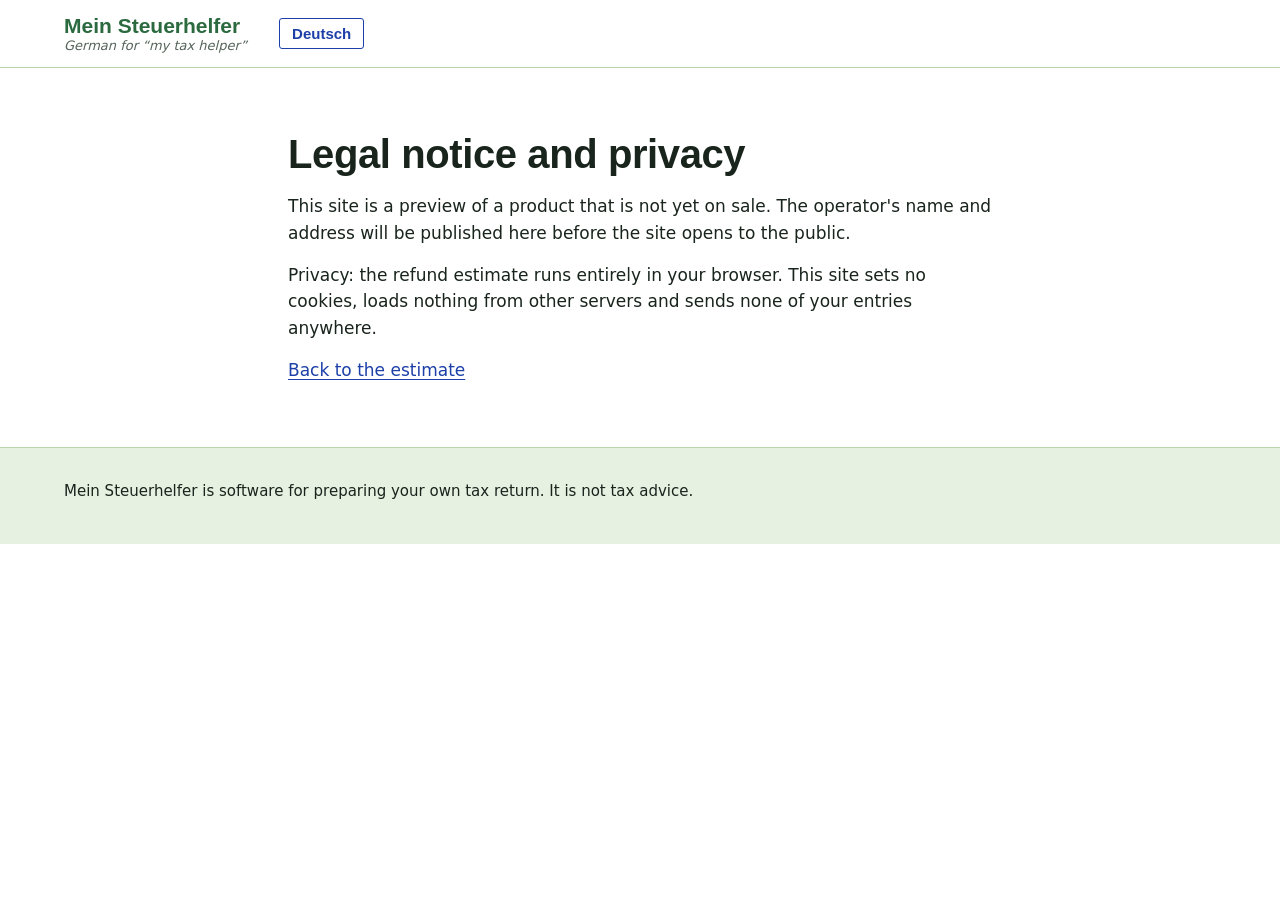
<file: legal.html>
<!DOCTYPE html>
<html lang="en">
<head>
<meta charset="utf-8">
<meta name="viewport" content="width=device-width, initial-scale=1">
<title>Legal notice and privacy | Mein Steuerhelfer</title>
<meta name="description" content="See what your German tax return could bring back. A free estimate for employees and students from abroad, with every cost explained. Software, not tax advice.">
<meta name="color-scheme" content="light">
<link rel="icon" type="image/svg+xml" href="static/favicon.svg">
<link rel="stylesheet" href="static/css/site.css">
</head>
<body id="top">
<header class="top">
  <div class="wrap top__in">
    <a class="brand" href="./" translate="no">
      <span class="brand__name" lang="de">Mein Steuerhelfer</span>
      <span class="brand__gloss" translate="yes">German for “my tax helper”</span>
    </a>
    <a class="lang" href="de/legal.html" hreflang="de" lang="de" aria-label="Diese Seite auf Deutsch">Deutsch</a>
  </div>
</header>
<main class="wrap legal">
  <h1>Legal notice and privacy</h1>
  <p>This site is a preview of a product that is not yet on sale. The operator&#39;s name and address will be published here before the site opens to the public.</p>
  <p>Privacy: the refund estimate runs entirely in your browser. This site sets no cookies, loads nothing from other servers and sends none of your entries anywhere.</p>
  <p><a href="./">Back to the estimate</a></p>
</main>
<footer class="foot">
  <div class="wrap foot__in">
    <p>Mein Steuerhelfer is software for preparing your own tax return. It is not tax advice.</p>
  </div>
</footer>
</body>
</html>
</file>
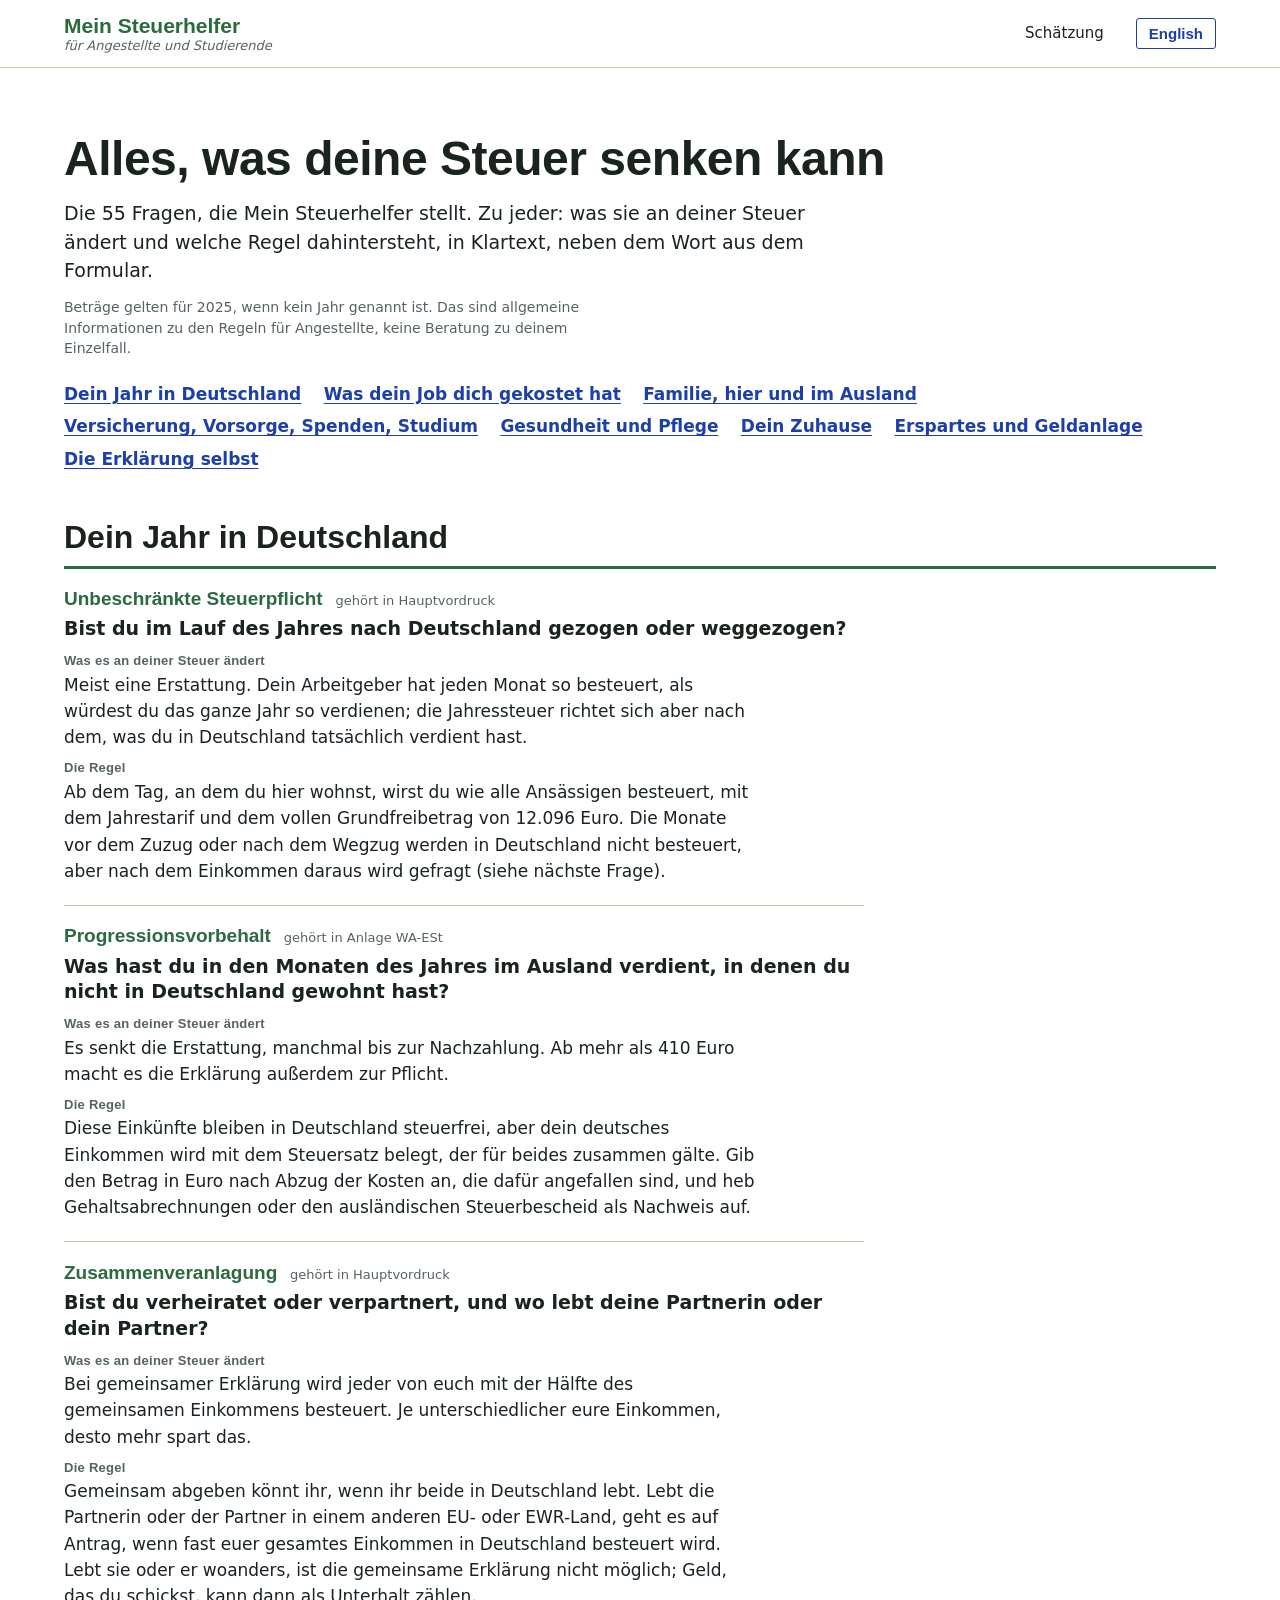
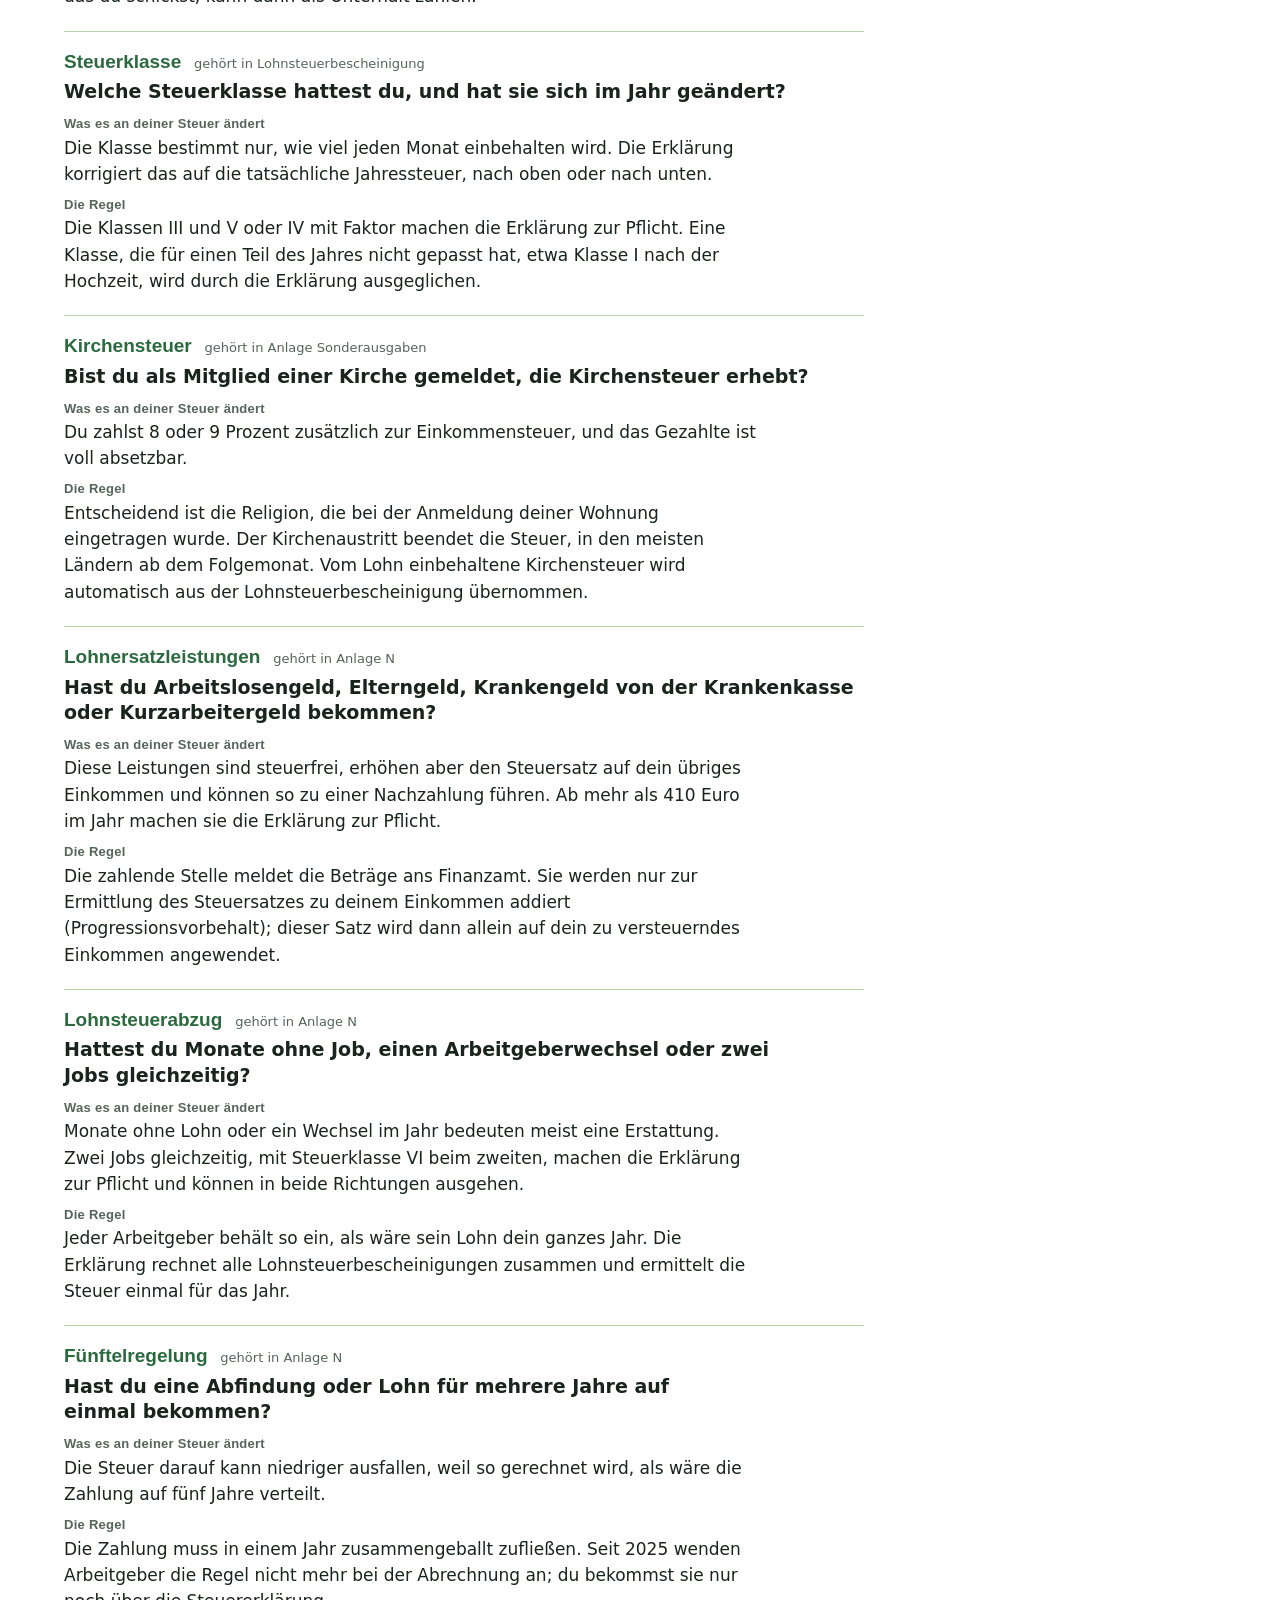
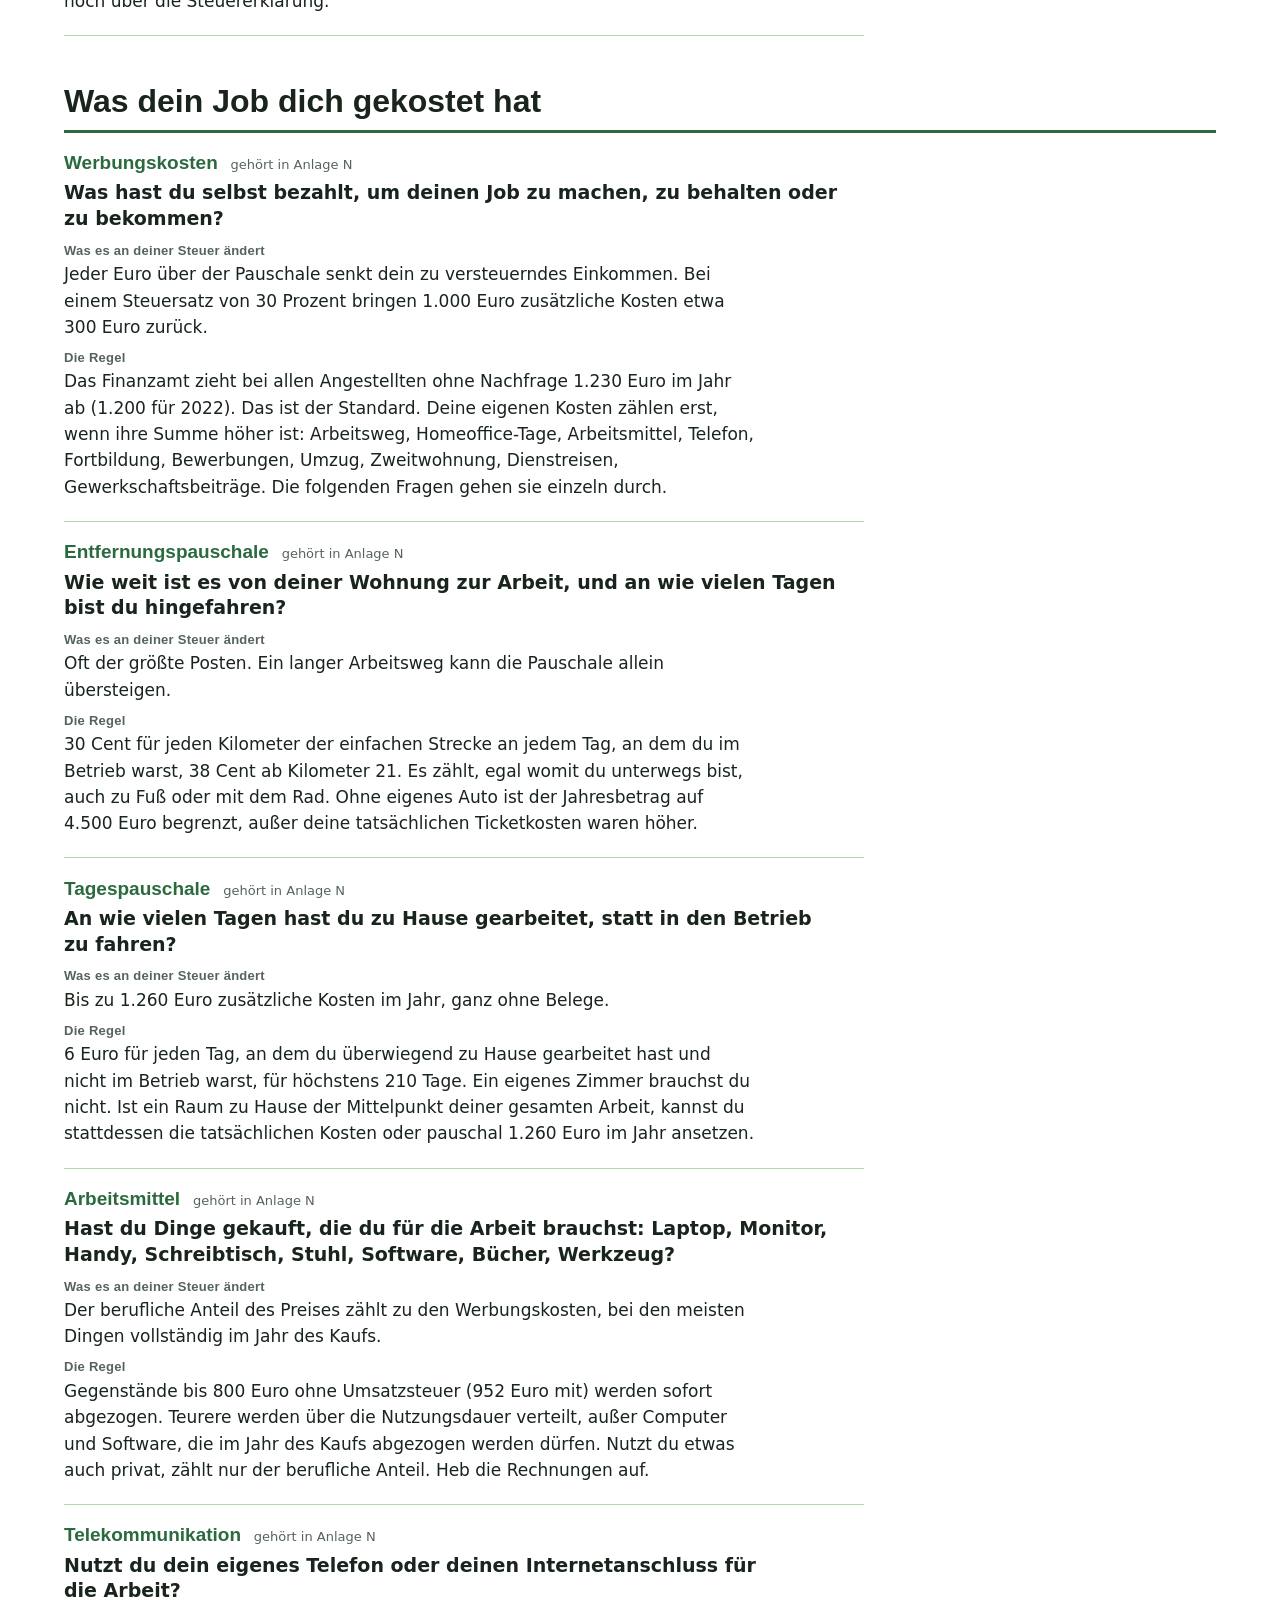
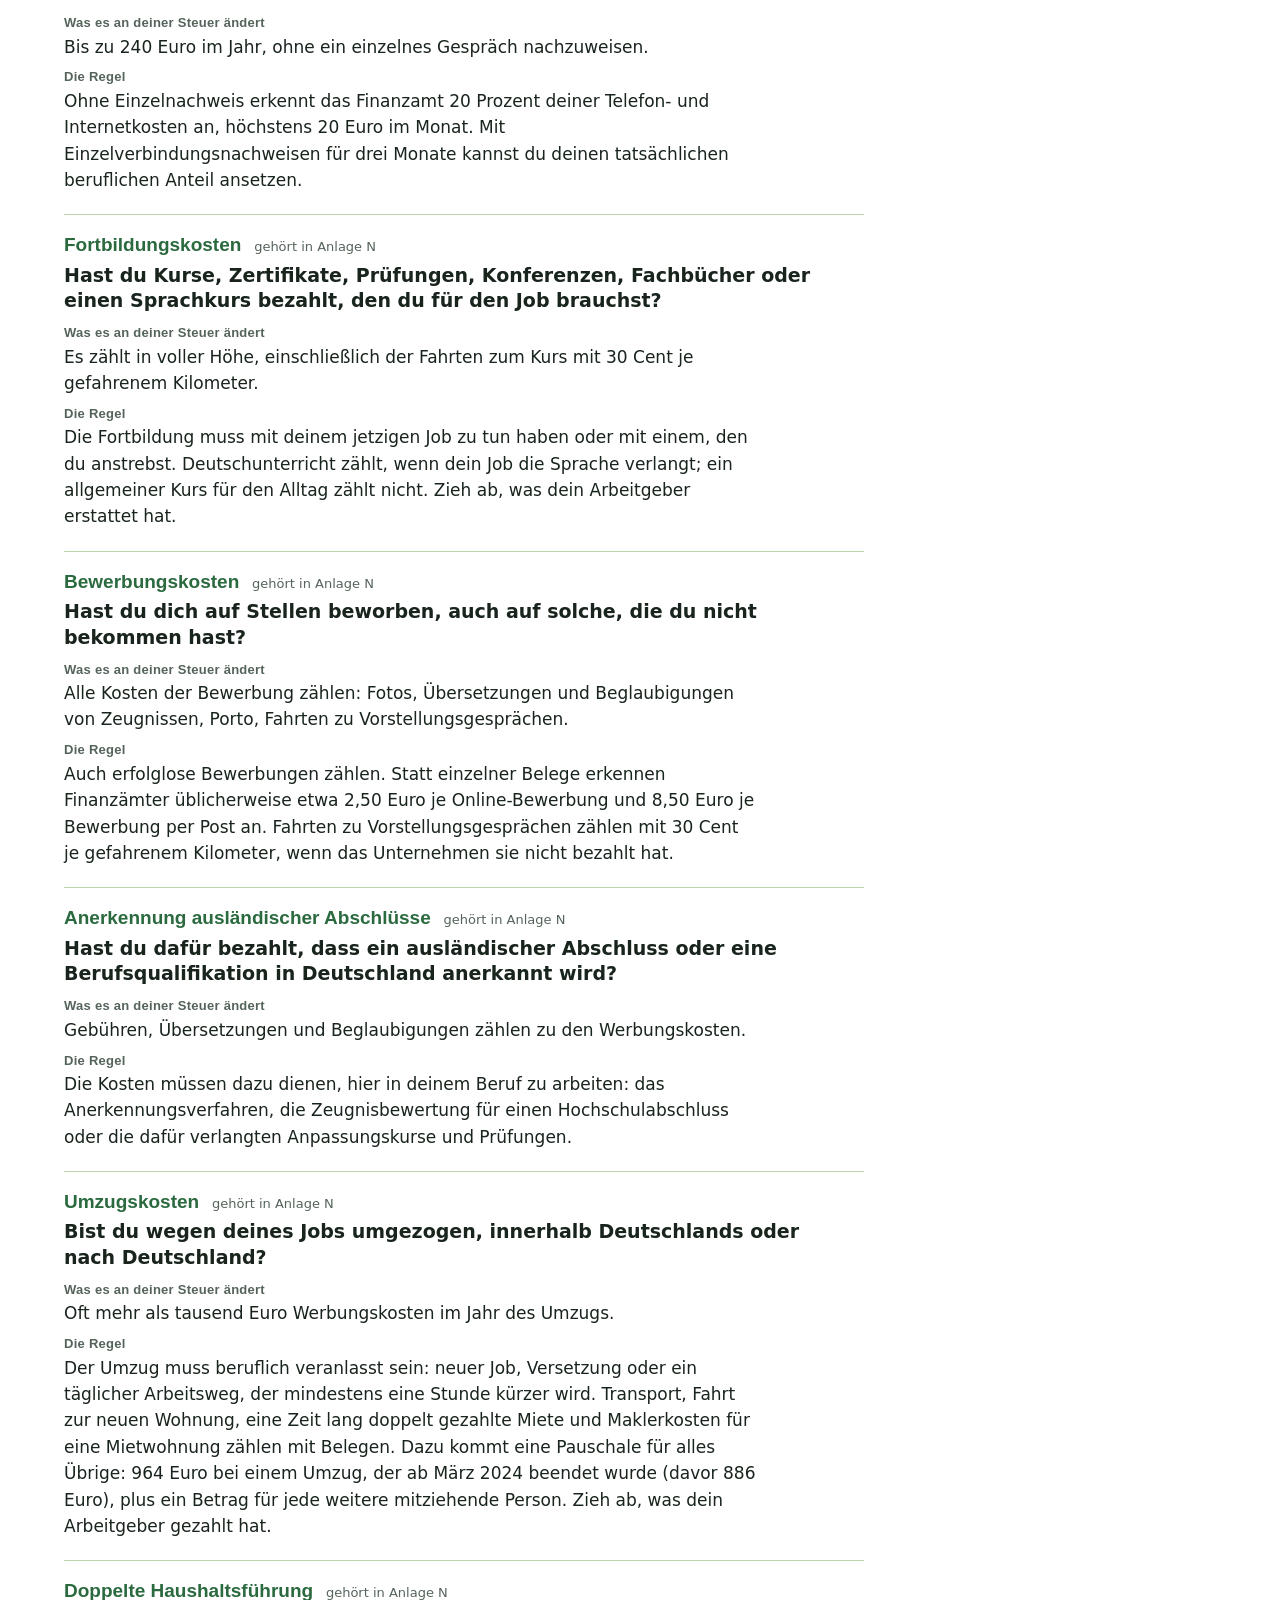
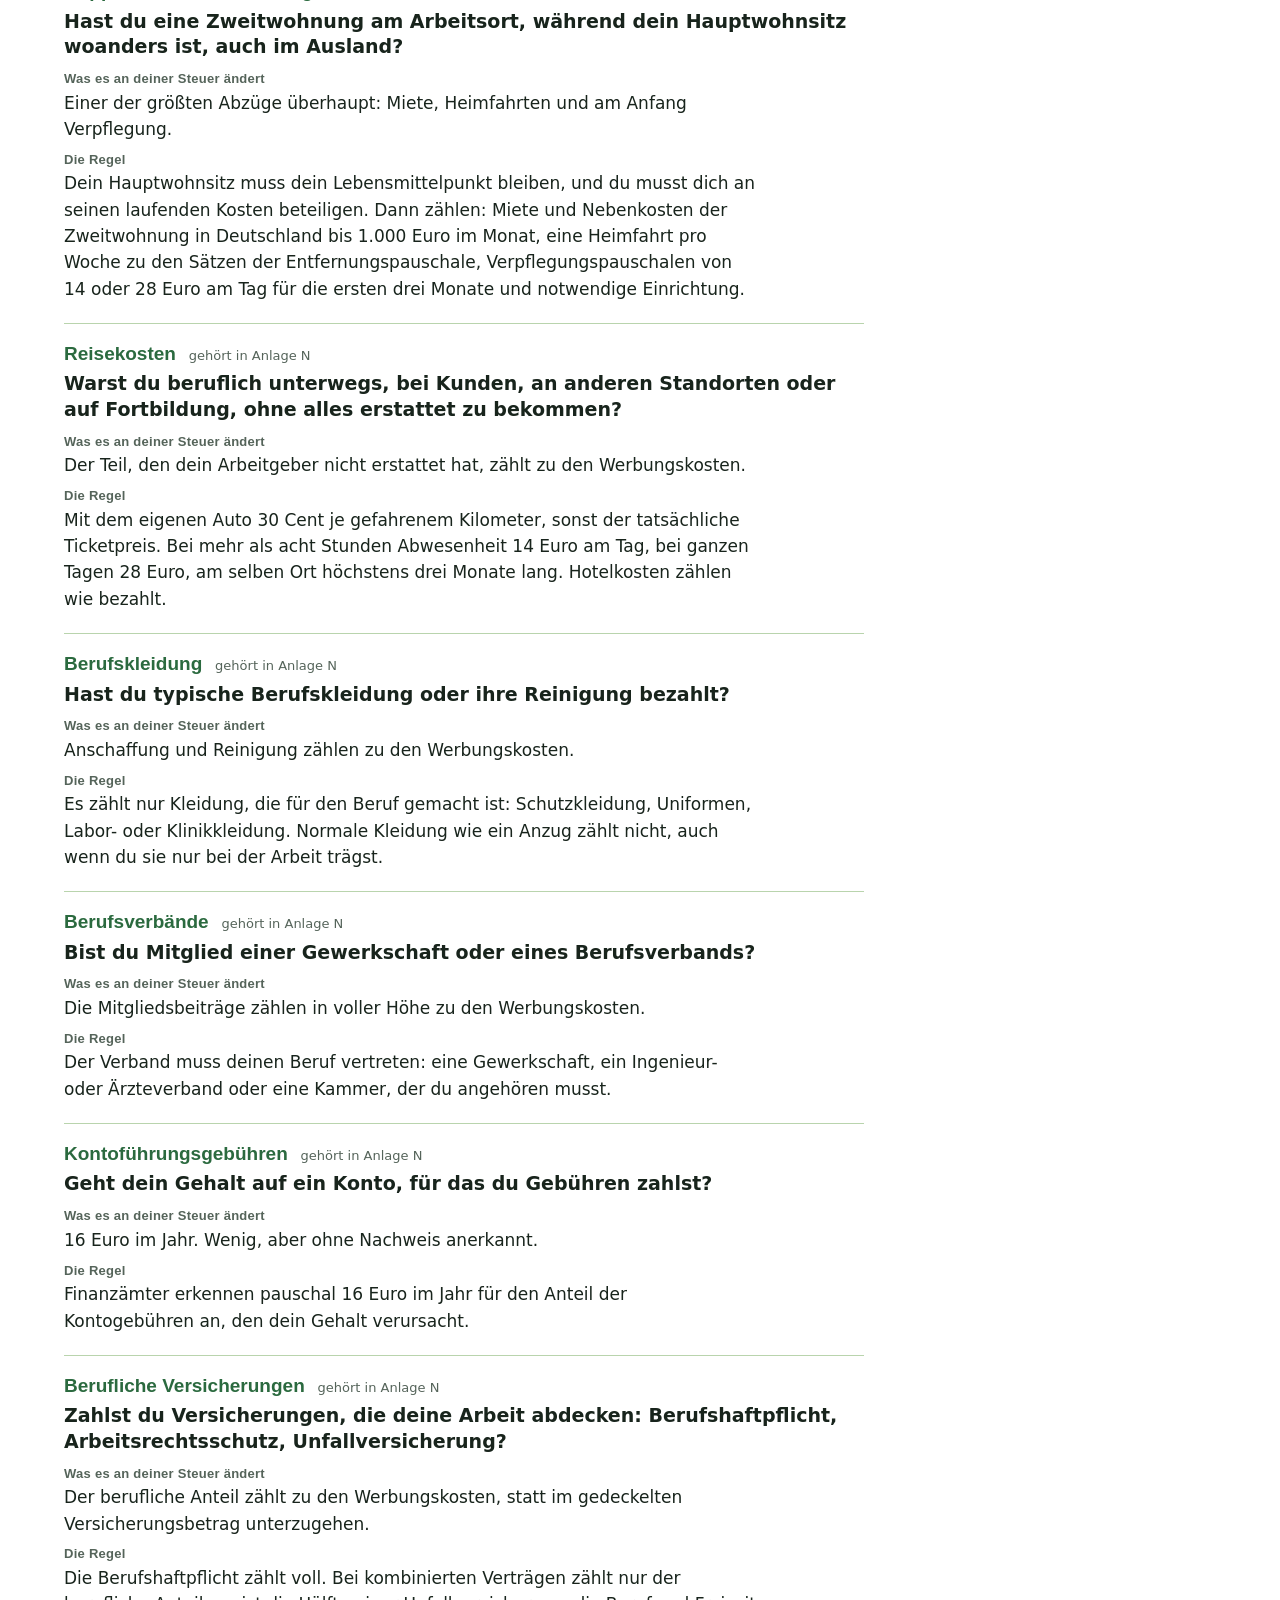
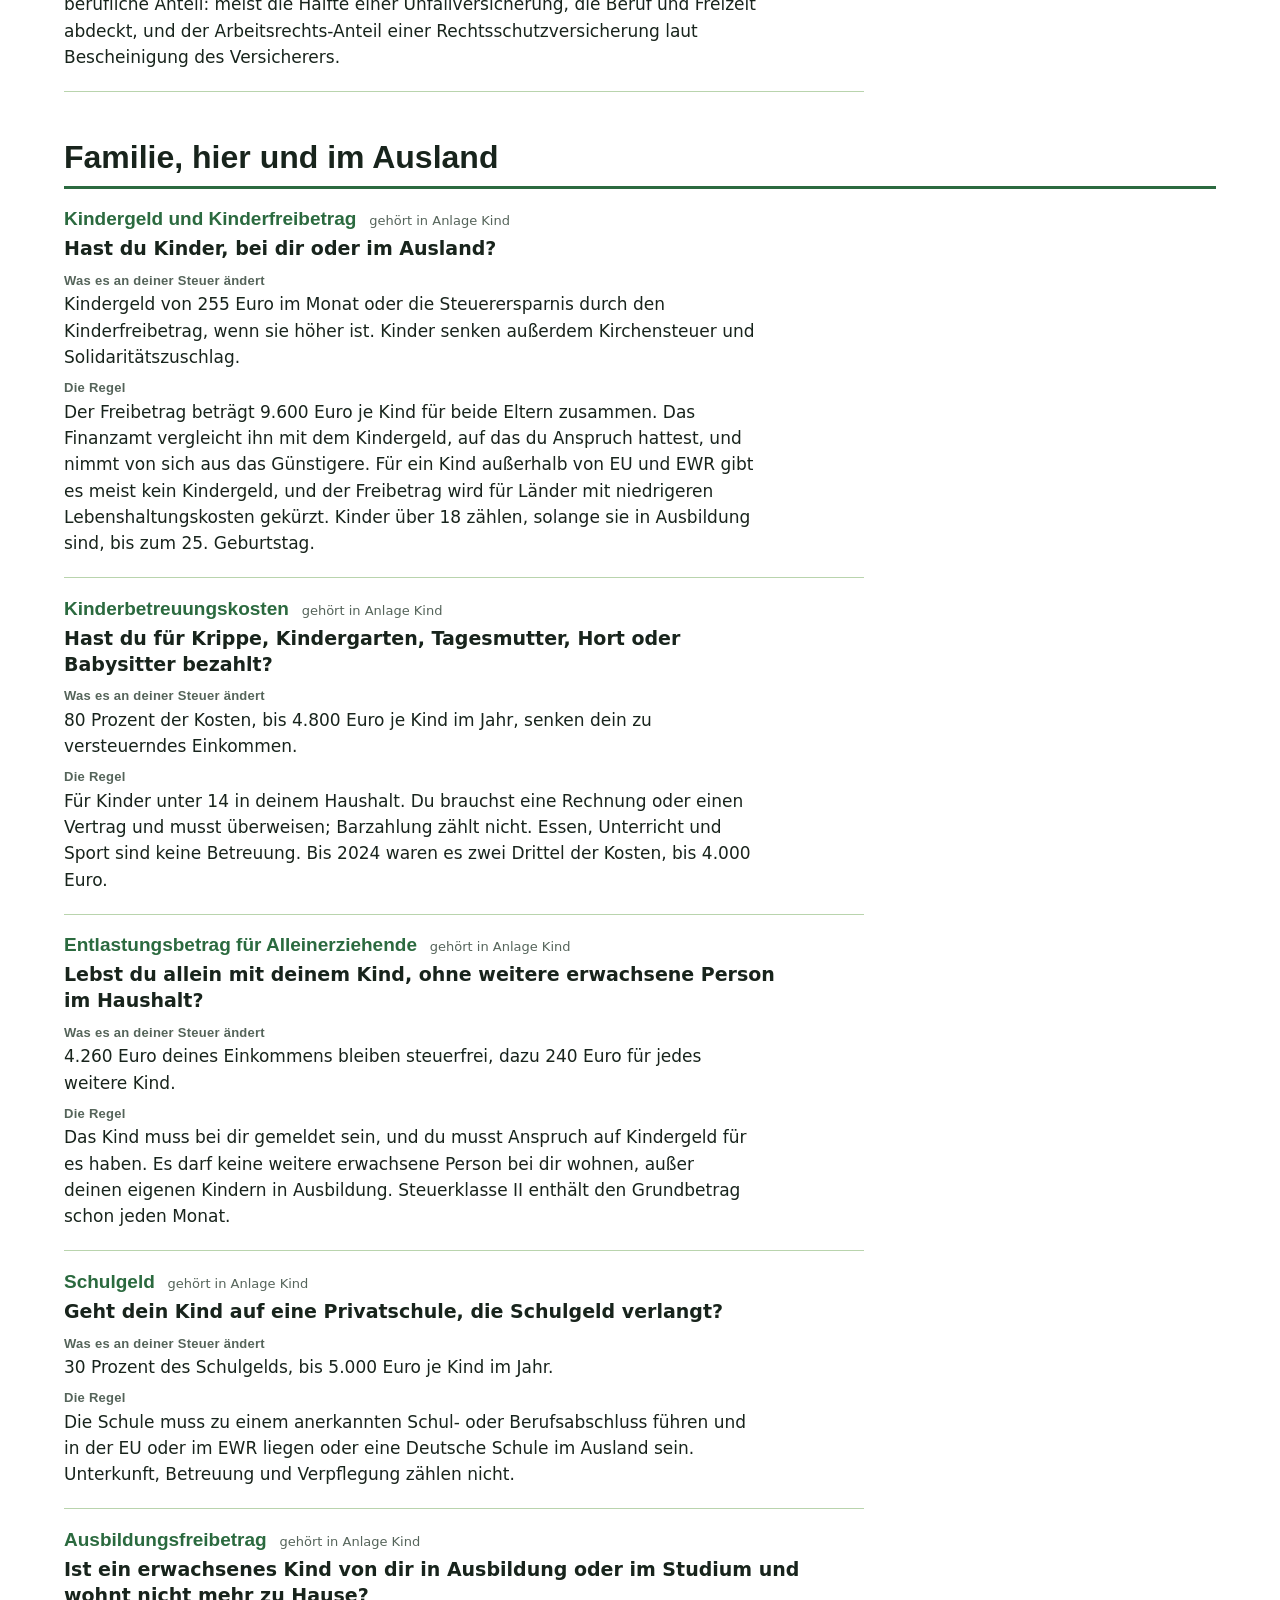
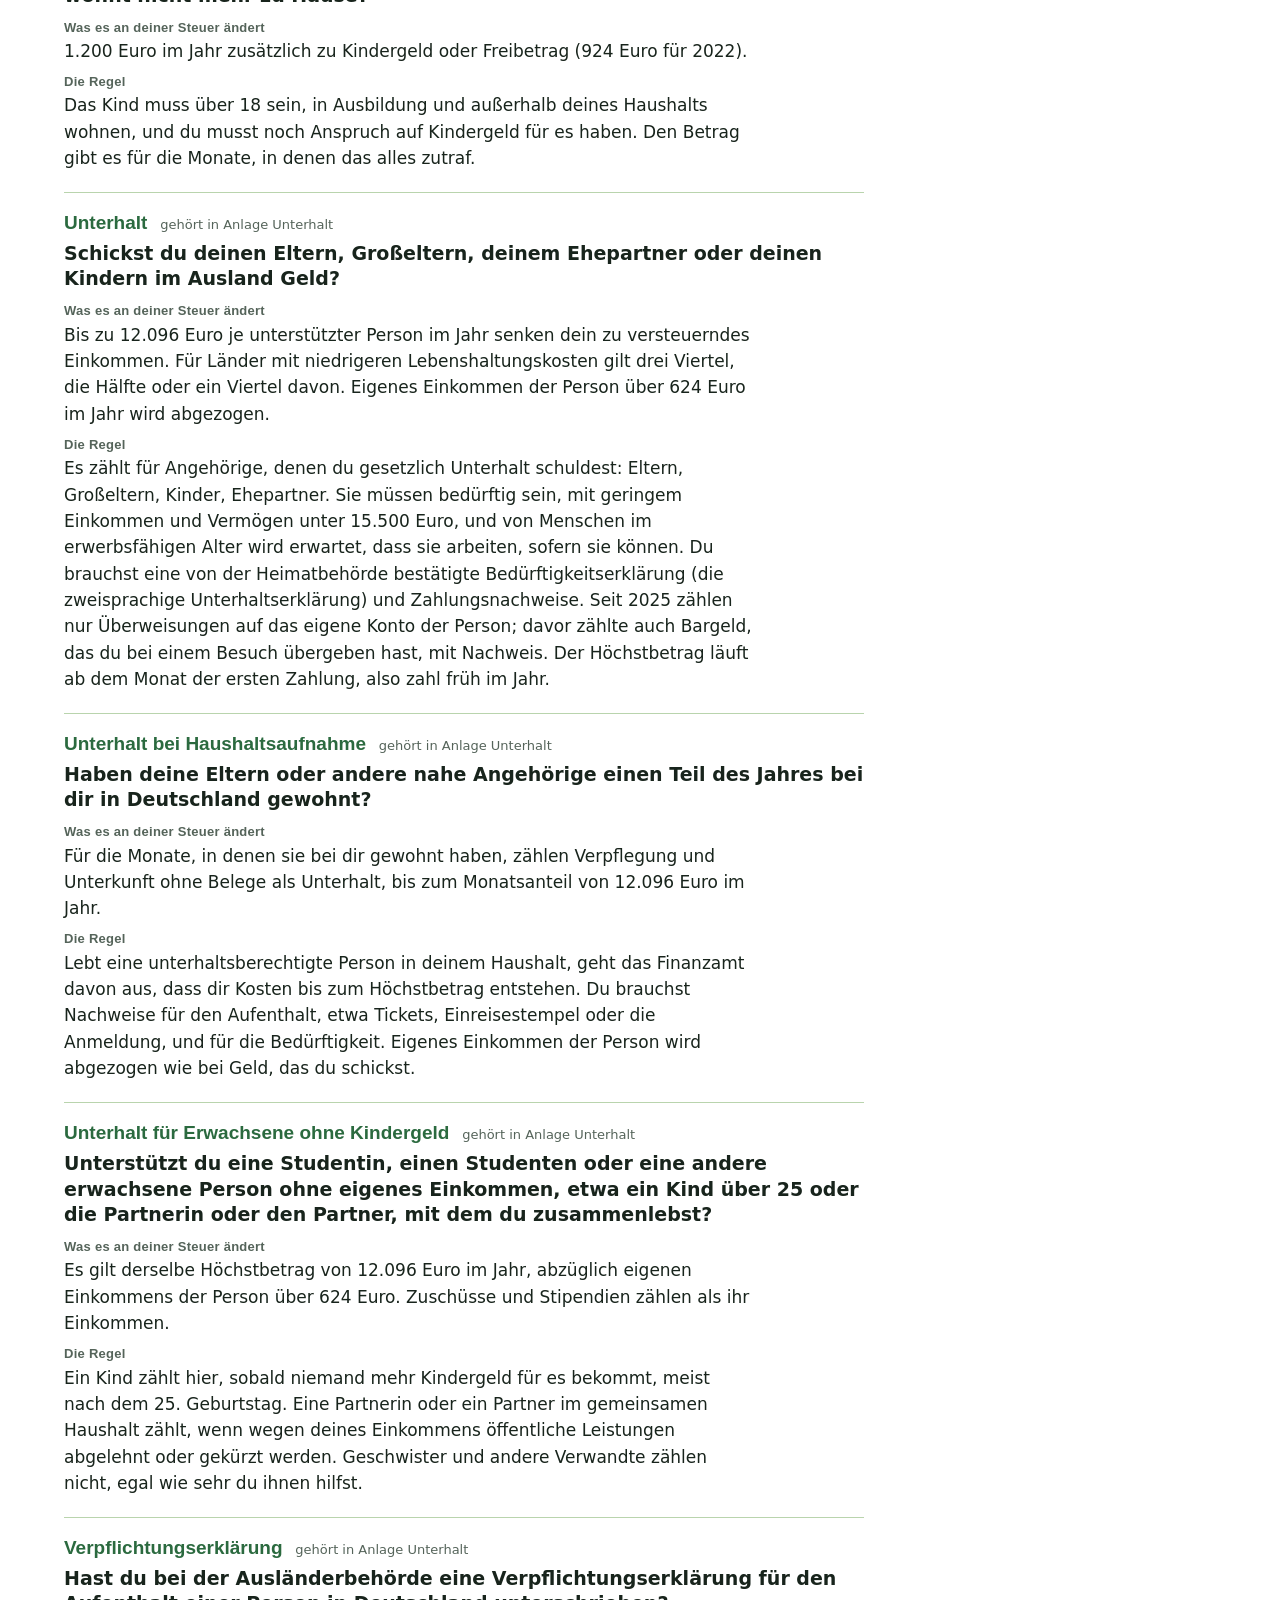
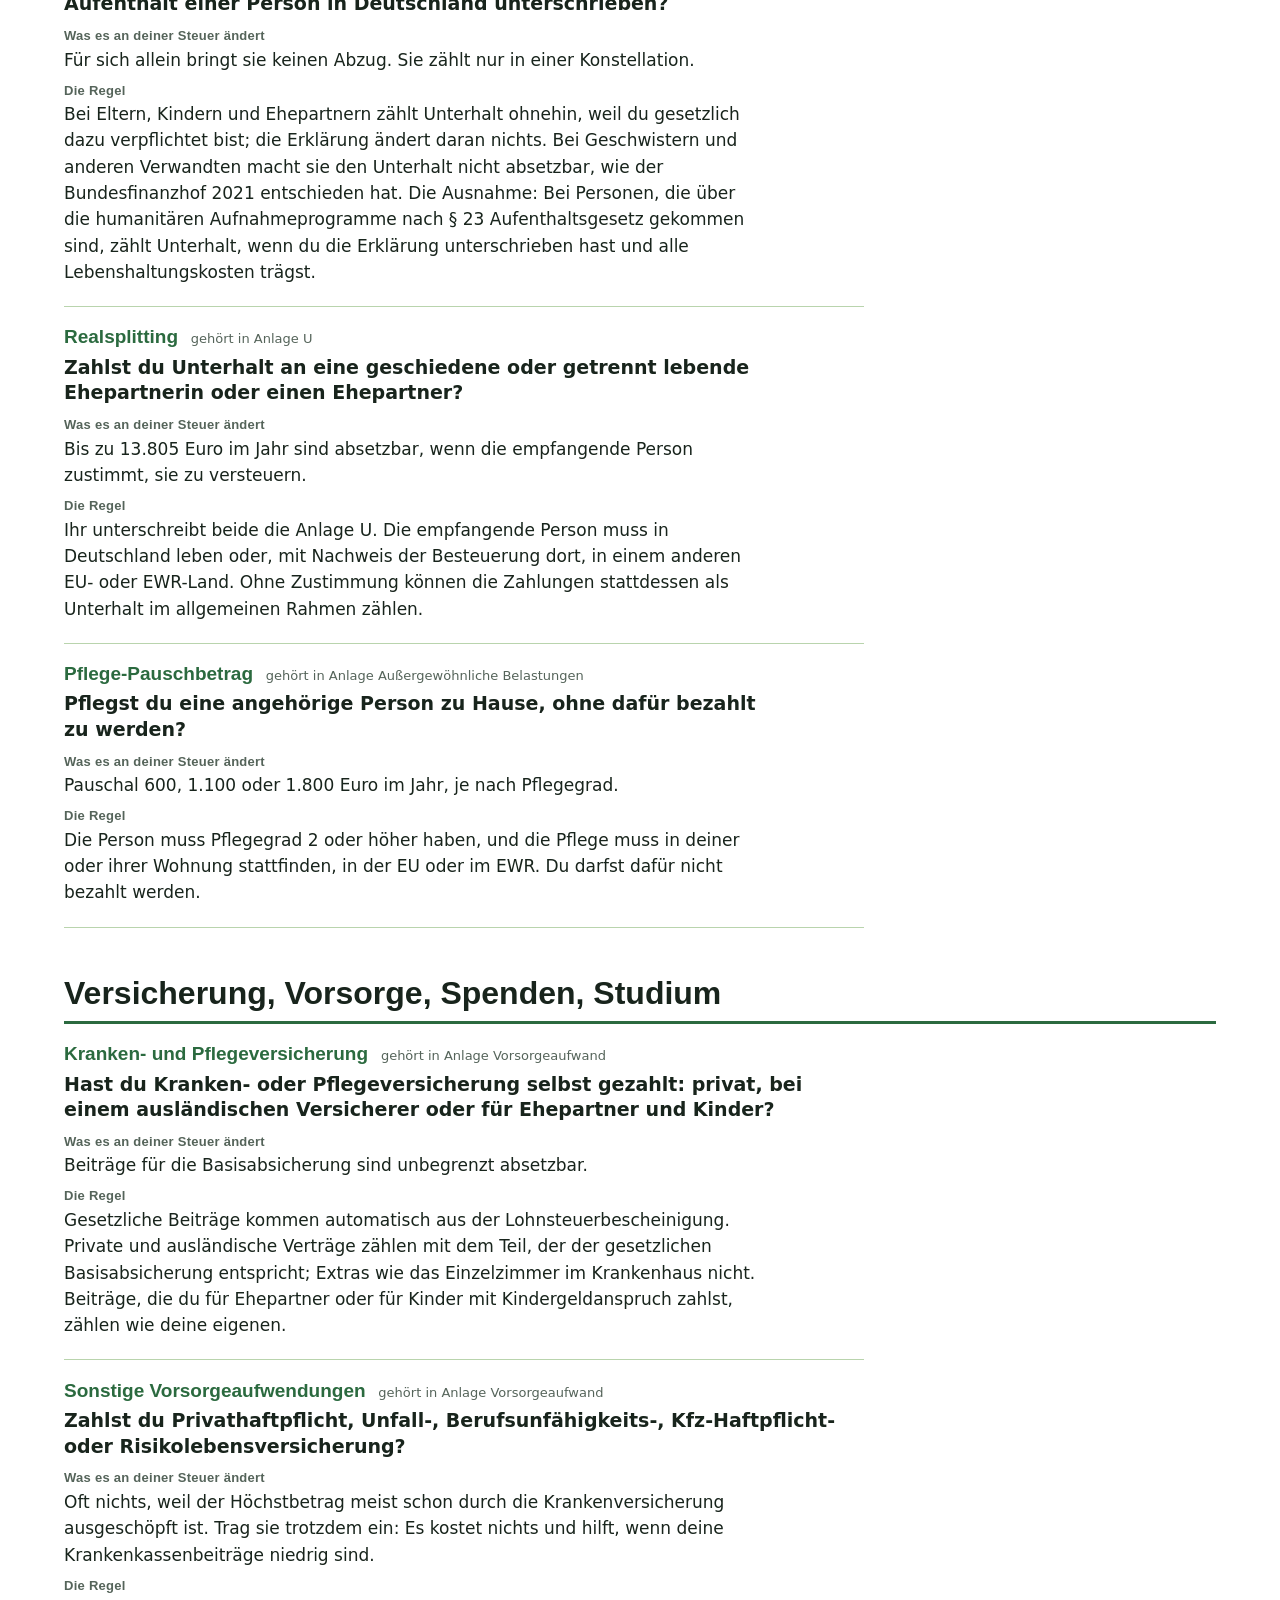
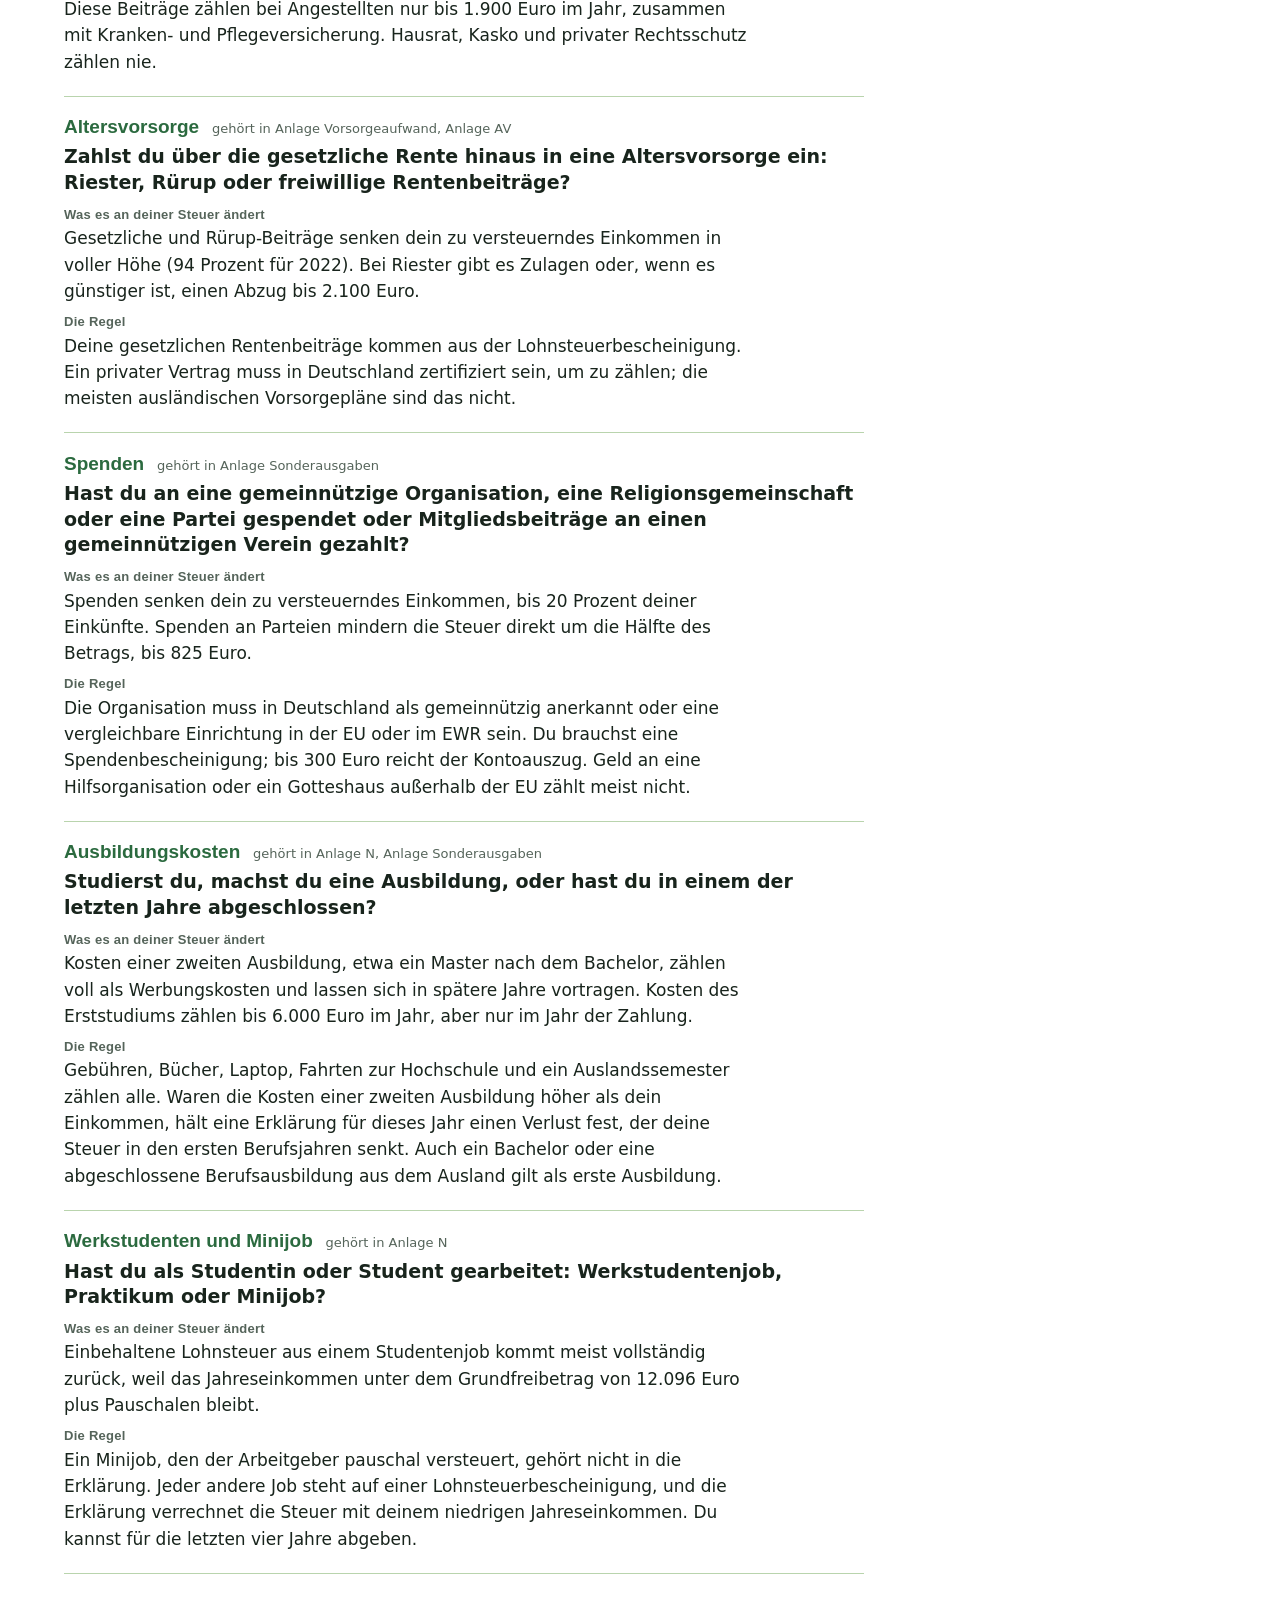
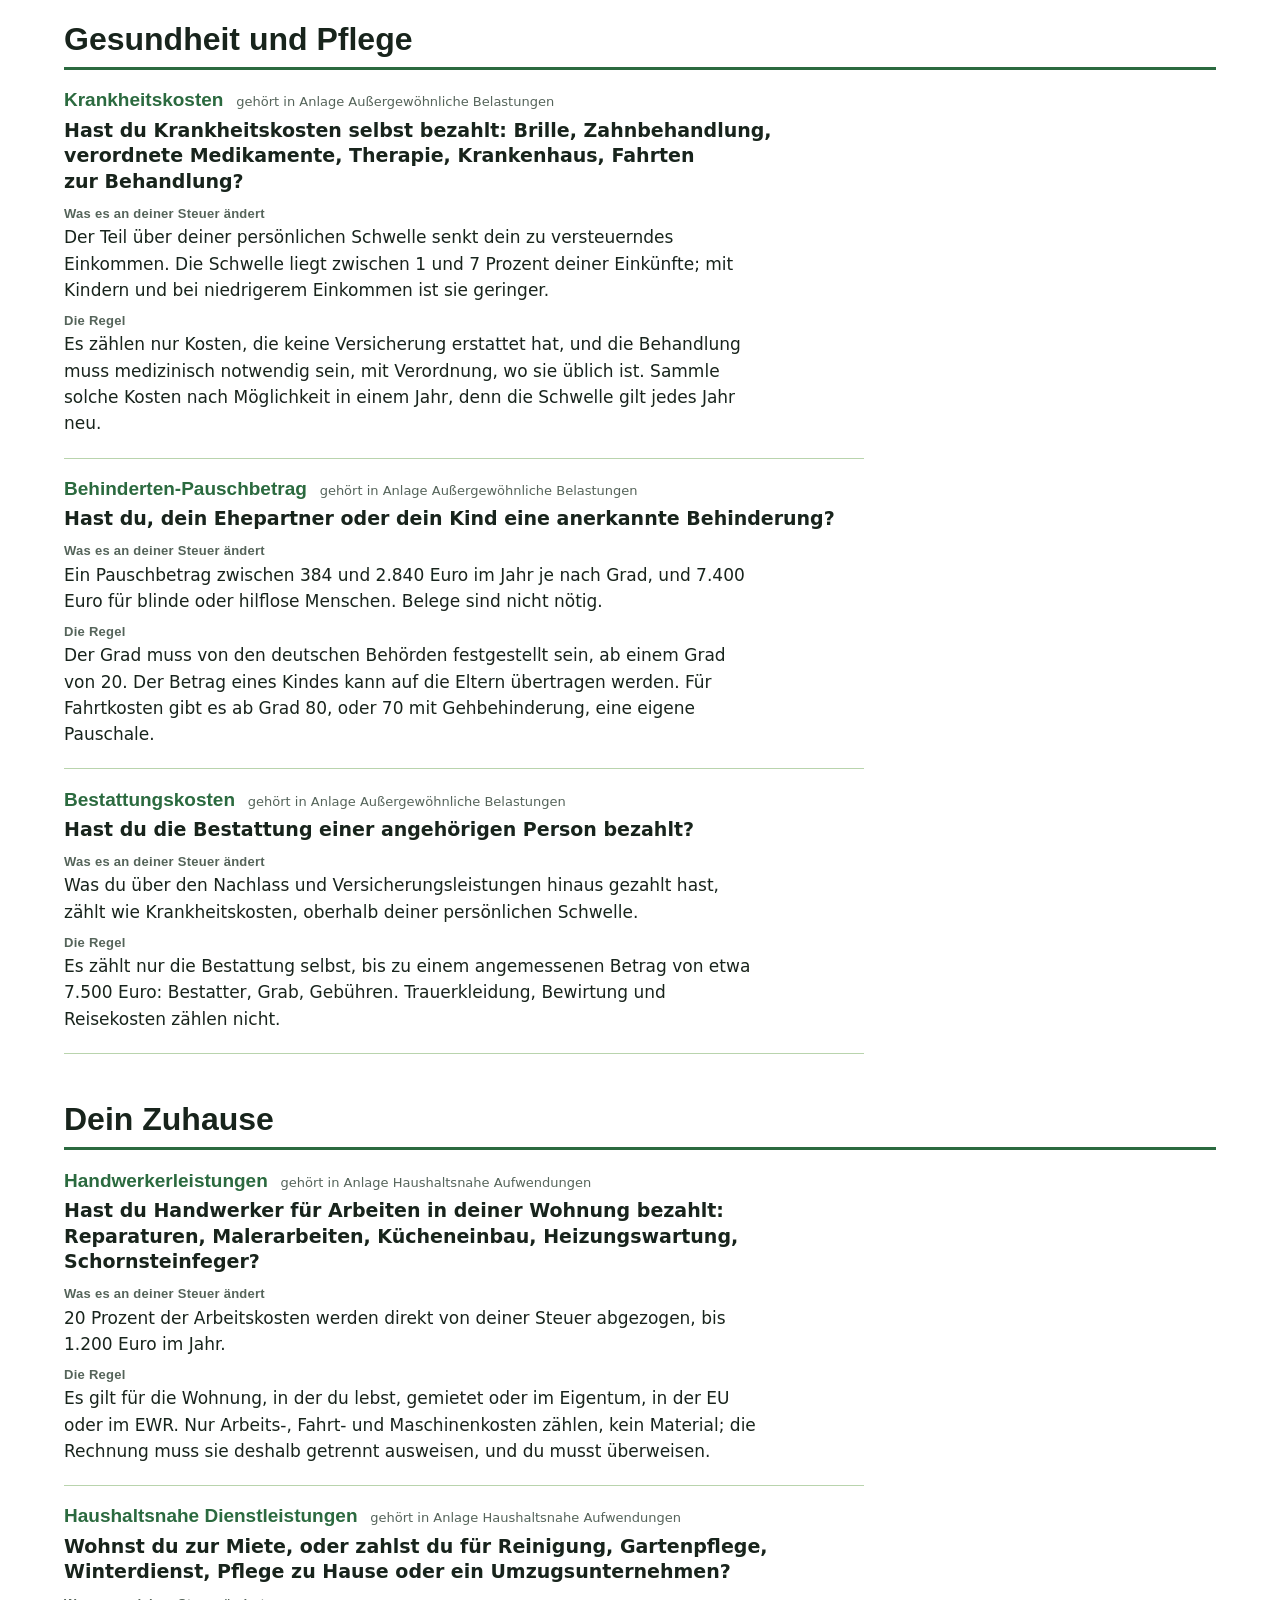
<file: de/checklist.html>
<!DOCTYPE html>
<html lang="de">
<head>
<meta charset="utf-8">
<meta name="viewport" content="width=device-width, initial-scale=1">
<title>Alles, was deine Steuer senken kann | Mein Steuerhelfer</title>
<meta name="description" content="Sieh, was deine Steuererklärung bringen kann. Kostenlose Schätzung für Angestellte und Studierende, jeder Posten erklärt. Software, keine Steuerberatung.">
<meta name="color-scheme" content="light">
<link rel="icon" type="image/svg+xml" href="../static/favicon.svg">
<link rel="stylesheet" href="../static/css/site.css">
</head>
<body id="top">
<header class="top">
  <div class="wrap top__in">
    <a class="brand" href="./" translate="no">
      <span class="brand__name" lang="de">Mein Steuerhelfer</span>
      <span class="brand__gloss" translate="yes">für Angestellte und Studierende</span>
    </a>
    <nav class="nav" aria-label="Abschnitte">
      <a href="./">Schätzung</a>
    </nav>
    <a class="lang" href="../checklist.html" hreflang="en" lang="en" aria-label="This page in English">English</a>
  </div>
</header>
<main>
<section class="check" id="checklist" aria-labelledby="checklist-title">
  <div class="wrap">
    <h1 id="checklist-title">Alles, was deine Steuer senken kann</h1>
    <p class="section__lead">Die 55 Fragen, die Mein Steuerhelfer stellt. Zu jeder: was sie an deiner Steuer ändert und welche Regel dahintersteht, in Klartext, neben dem Wort aus dem Formular.</p>
    <p class="note">Beträge gelten für 2025, wenn kein Jahr genannt ist. Das sind allgemeine Informationen zu den Regeln für Angestellte, keine Beratung zu deinem Einzelfall.</p>
    <nav aria-label="Themen">
      <ul class="topics">
        <li><a href="#t-year">Dein Jahr in Deutschland</a></li>
        <li><a href="#t-work">Was dein Job dich gekostet hat</a></li>
        <li><a href="#t-family">Familie, hier und im Ausland</a></li>
        <li><a href="#t-provision">Versicherung, Vorsorge, Spenden, Studium</a></li>
        <li><a href="#t-health">Gesundheit und Pflege</a></li>
        <li><a href="#t-home">Dein Zuhause</a></li>
        <li><a href="#t-money">Erspartes und Geldanlage</a></li>
        <li><a href="#t-filing">Die Erklärung selbst</a></li>
      </ul>
    </nav>
    <div class="topic" id="t-year">
      <h2 class="topic__title">Dein Jahr in Deutschland</h2>
      <article class="ask" id="q-arrival-year">
        <p class="ask__term"><span lang="de">Unbeschränkte Steuerpflicht</span> <span class="ask__form">gehört in <span lang="de">Hauptvordruck</span></span></p>
        <h3 class="ask__q">Bist du im Lauf des Jahres nach Deutschland gezogen oder weggezogen?</h3>
        <dl class="ask__facts">
          <div><dt>Was es an deiner Steuer ändert</dt><dd>Meist eine Erstattung. Dein Arbeitgeber hat jeden Monat so besteuert, als würdest du das ganze Jahr so verdienen; die Jahressteuer richtet sich aber nach dem, was du in Deutschland tatsächlich verdient hast.</dd></div>
          <div><dt>Die Regel</dt><dd>Ab dem Tag, an dem du hier wohnst, wirst du wie alle Ansässigen besteuert, mit dem Jahrestarif und dem vollen Grundfreibetrag von 12.096 Euro. Die Monate vor dem Zuzug oder nach dem Wegzug werden in Deutschland nicht besteuert, aber nach dem Einkommen daraus wird gefragt (siehe nächste Frage).</dd></div>
        </dl>
      </article>
      <article class="ask" id="q-income-abroad">
        <p class="ask__term"><span lang="de">Progressionsvorbehalt</span> <span class="ask__form">gehört in <span lang="de">Anlage WA-ESt</span></span></p>
        <h3 class="ask__q">Was hast du in den Monaten des Jahres im Ausland verdient, in denen du nicht in Deutschland gewohnt hast?</h3>
        <dl class="ask__facts">
          <div><dt>Was es an deiner Steuer ändert</dt><dd>Es senkt die Erstattung, manchmal bis zur Nachzahlung. Ab mehr als 410 Euro macht es die Erklärung außerdem zur Pflicht.</dd></div>
          <div><dt>Die Regel</dt><dd>Diese Einkünfte bleiben in Deutschland steuerfrei, aber dein deutsches Einkommen wird mit dem Steuersatz belegt, der für beides zusammen gälte. Gib den Betrag in Euro nach Abzug der Kosten an, die dafür angefallen sind, und heb Gehaltsabrechnungen oder den ausländischen Steuerbescheid als Nachweis auf.</dd></div>
        </dl>
      </article>
      <article class="ask" id="q-spouse">
        <p class="ask__term"><span lang="de">Zusammenveranlagung</span> <span class="ask__form">gehört in <span lang="de">Hauptvordruck</span></span></p>
        <h3 class="ask__q">Bist du verheiratet oder verpartnert, und wo lebt deine Partnerin oder dein Partner?</h3>
        <dl class="ask__facts">
          <div><dt>Was es an deiner Steuer ändert</dt><dd>Bei gemeinsamer Erklärung wird jeder von euch mit der Hälfte des gemeinsamen Einkommens besteuert. Je unterschiedlicher eure Einkommen, desto mehr spart das.</dd></div>
          <div><dt>Die Regel</dt><dd>Gemeinsam abgeben könnt ihr, wenn ihr beide in Deutschland lebt. Lebt die Partnerin oder der Partner in einem anderen EU- oder EWR-Land, geht es auf Antrag, wenn fast euer gesamtes Einkommen in Deutschland besteuert wird. Lebt sie oder er woanders, ist die gemeinsame Erklärung nicht möglich; Geld, das du schickst, kann dann als Unterhalt zählen.</dd></div>
        </dl>
      </article>
      <article class="ask" id="q-tax-class">
        <p class="ask__term"><span lang="de">Steuerklasse</span> <span class="ask__form">gehört in <span lang="de">Lohnsteuerbescheinigung</span></span></p>
        <h3 class="ask__q">Welche Steuerklasse hattest du, und hat sie sich im Jahr geändert?</h3>
        <dl class="ask__facts">
          <div><dt>Was es an deiner Steuer ändert</dt><dd>Die Klasse bestimmt nur, wie viel jeden Monat einbehalten wird. Die Erklärung korrigiert das auf die tatsächliche Jahressteuer, nach oben oder nach unten.</dd></div>
          <div><dt>Die Regel</dt><dd>Die Klassen III und V oder IV mit Faktor machen die Erklärung zur Pflicht. Eine Klasse, die für einen Teil des Jahres nicht gepasst hat, etwa Klasse I nach der Hochzeit, wird durch die Erklärung ausgeglichen.</dd></div>
        </dl>
      </article>
      <article class="ask" id="q-church">
        <p class="ask__term"><span lang="de">Kirchensteuer</span> <span class="ask__form">gehört in <span lang="de">Anlage Sonderausgaben</span></span></p>
        <h3 class="ask__q">Bist du als Mitglied einer Kirche gemeldet, die Kirchensteuer erhebt?</h3>
        <dl class="ask__facts">
          <div><dt>Was es an deiner Steuer ändert</dt><dd>Du zahlst 8 oder 9 Prozent zusätzlich zur Einkommensteuer, und das Gezahlte ist voll absetzbar.</dd></div>
          <div><dt>Die Regel</dt><dd>Entscheidend ist die Religion, die bei der Anmeldung deiner Wohnung eingetragen wurde. Der Kirchenaustritt beendet die Steuer, in den meisten Ländern ab dem Folgemonat. Vom Lohn einbehaltene Kirchensteuer wird automatisch aus der Lohnsteuerbescheinigung übernommen.</dd></div>
        </dl>
      </article>
      <article class="ask" id="q-wage-replacement">
        <p class="ask__term"><span lang="de">Lohnersatzleistungen</span> <span class="ask__form">gehört in <span lang="de">Anlage N</span></span></p>
        <h3 class="ask__q">Hast du Arbeitslosengeld, Elterngeld, Krankengeld von der Krankenkasse oder Kurzarbeitergeld bekommen?</h3>
        <dl class="ask__facts">
          <div><dt>Was es an deiner Steuer ändert</dt><dd>Diese Leistungen sind steuerfrei, erhöhen aber den Steuersatz auf dein übriges Einkommen und können so zu einer Nachzahlung führen. Ab mehr als 410 Euro im Jahr machen sie die Erklärung zur Pflicht.</dd></div>
          <div><dt>Die Regel</dt><dd>Die zahlende Stelle meldet die Beträge ans Finanzamt. Sie werden nur zur Ermittlung des Steuersatzes zu deinem Einkommen addiert (Progressionsvorbehalt); dieser Satz wird dann allein auf dein zu versteuerndes Einkommen angewendet.</dd></div>
        </dl>
      </article>
      <article class="ask" id="q-several-jobs">
        <p class="ask__term"><span lang="de">Lohnsteuerabzug</span> <span class="ask__form">gehört in <span lang="de">Anlage N</span></span></p>
        <h3 class="ask__q">Hattest du Monate ohne Job, einen Arbeitgeberwechsel oder zwei Jobs gleichzeitig?</h3>
        <dl class="ask__facts">
          <div><dt>Was es an deiner Steuer ändert</dt><dd>Monate ohne Lohn oder ein Wechsel im Jahr bedeuten meist eine Erstattung. Zwei Jobs gleichzeitig, mit Steuerklasse VI beim zweiten, machen die Erklärung zur Pflicht und können in beide Richtungen ausgehen.</dd></div>
          <div><dt>Die Regel</dt><dd>Jeder Arbeitgeber behält so ein, als wäre sein Lohn dein ganzes Jahr. Die Erklärung rechnet alle Lohnsteuerbescheinigungen zusammen und ermittelt die Steuer einmal für das Jahr.</dd></div>
        </dl>
      </article>
      <article class="ask" id="q-severance">
        <p class="ask__term"><span lang="de">Fünftelregelung</span> <span class="ask__form">gehört in <span lang="de">Anlage N</span></span></p>
        <h3 class="ask__q">Hast du eine Abfindung oder Lohn für mehrere Jahre auf einmal bekommen?</h3>
        <dl class="ask__facts">
          <div><dt>Was es an deiner Steuer ändert</dt><dd>Die Steuer darauf kann niedriger ausfallen, weil so gerechnet wird, als wäre die Zahlung auf fünf Jahre verteilt.</dd></div>
          <div><dt>Die Regel</dt><dd>Die Zahlung muss in einem Jahr zusammengeballt zufließen. Seit 2025 wenden Arbeitgeber die Regel nicht mehr bei der Abrechnung an; du bekommst sie nur noch über die Steuererklärung.</dd></div>
        </dl>
      </article>
    </div>
    <div class="topic" id="t-work">
      <h2 class="topic__title">Was dein Job dich gekostet hat</h2>
      <article class="ask" id="q-work-costs">
        <p class="ask__term"><span lang="de">Werbungskosten</span> <span class="ask__form">gehört in <span lang="de">Anlage N</span></span></p>
        <h3 class="ask__q">Was hast du selbst bezahlt, um deinen Job zu machen, zu behalten oder zu bekommen?</h3>
        <dl class="ask__facts">
          <div><dt>Was es an deiner Steuer ändert</dt><dd>Jeder Euro über der Pauschale senkt dein zu versteuerndes Einkommen. Bei einem Steuersatz von 30 Prozent bringen 1.000 Euro zusätzliche Kosten etwa 300 Euro zurück.</dd></div>
          <div><dt>Die Regel</dt><dd>Das Finanzamt zieht bei allen Angestellten ohne Nachfrage 1.230 Euro im Jahr ab (1.200 für 2022). Das ist der Standard. Deine eigenen Kosten zählen erst, wenn ihre Summe höher ist: Arbeitsweg, Homeoffice-Tage, Arbeitsmittel, Telefon, Fortbildung, Bewerbungen, Umzug, Zweitwohnung, Dienstreisen, Gewerkschaftsbeiträge. Die folgenden Fragen gehen sie einzeln durch.</dd></div>
        </dl>
      </article>
      <article class="ask" id="q-commute">
        <p class="ask__term"><span lang="de">Entfernungspauschale</span> <span class="ask__form">gehört in <span lang="de">Anlage N</span></span></p>
        <h3 class="ask__q">Wie weit ist es von deiner Wohnung zur Arbeit, und an wie vielen Tagen bist du hingefahren?</h3>
        <dl class="ask__facts">
          <div><dt>Was es an deiner Steuer ändert</dt><dd>Oft der größte Posten. Ein langer Arbeitsweg kann die Pauschale allein übersteigen.</dd></div>
          <div><dt>Die Regel</dt><dd>30 Cent für jeden Kilometer der einfachen Strecke an jedem Tag, an dem du im Betrieb warst, 38 Cent ab Kilometer 21. Es zählt, egal womit du unterwegs bist, auch zu Fuß oder mit dem Rad. Ohne eigenes Auto ist der Jahresbetrag auf 4.500 Euro begrenzt, außer deine tatsächlichen Ticketkosten waren höher.</dd></div>
        </dl>
      </article>
      <article class="ask" id="q-home-office">
        <p class="ask__term"><span lang="de">Tagespauschale</span> <span class="ask__form">gehört in <span lang="de">Anlage N</span></span></p>
        <h3 class="ask__q">An wie vielen Tagen hast du zu Hause gearbeitet, statt in den Betrieb zu fahren?</h3>
        <dl class="ask__facts">
          <div><dt>Was es an deiner Steuer ändert</dt><dd>Bis zu 1.260 Euro zusätzliche Kosten im Jahr, ganz ohne Belege.</dd></div>
          <div><dt>Die Regel</dt><dd>6 Euro für jeden Tag, an dem du überwiegend zu Hause gearbeitet hast und nicht im Betrieb warst, für höchstens 210 Tage. Ein eigenes Zimmer brauchst du nicht. Ist ein Raum zu Hause der Mittelpunkt deiner gesamten Arbeit, kannst du stattdessen die tatsächlichen Kosten oder pauschal 1.260 Euro im Jahr ansetzen.</dd></div>
        </dl>
      </article>
      <article class="ask" id="q-equipment">
        <p class="ask__term"><span lang="de">Arbeitsmittel</span> <span class="ask__form">gehört in <span lang="de">Anlage N</span></span></p>
        <h3 class="ask__q">Hast du Dinge gekauft, die du für die Arbeit brauchst: Laptop, Monitor, Handy, Schreibtisch, Stuhl, Software, Bücher, Werkzeug?</h3>
        <dl class="ask__facts">
          <div><dt>Was es an deiner Steuer ändert</dt><dd>Der berufliche Anteil des Preises zählt zu den Werbungskosten, bei den meisten Dingen vollständig im Jahr des Kaufs.</dd></div>
          <div><dt>Die Regel</dt><dd>Gegenstände bis 800 Euro ohne Umsatzsteuer (952 Euro mit) werden sofort abgezogen. Teurere werden über die Nutzungsdauer verteilt, außer Computer und Software, die im Jahr des Kaufs abgezogen werden dürfen. Nutzt du etwas auch privat, zählt nur der berufliche Anteil. Heb die Rechnungen auf.</dd></div>
        </dl>
      </article>
      <article class="ask" id="q-phone-internet">
        <p class="ask__term"><span lang="de">Telekommunikation</span> <span class="ask__form">gehört in <span lang="de">Anlage N</span></span></p>
        <h3 class="ask__q">Nutzt du dein eigenes Telefon oder deinen Internetanschluss für die Arbeit?</h3>
        <dl class="ask__facts">
          <div><dt>Was es an deiner Steuer ändert</dt><dd>Bis zu 240 Euro im Jahr, ohne ein einzelnes Gespräch nachzuweisen.</dd></div>
          <div><dt>Die Regel</dt><dd>Ohne Einzelnachweis erkennt das Finanzamt 20 Prozent deiner Telefon- und Internetkosten an, höchstens 20 Euro im Monat. Mit Einzelverbindungsnachweisen für drei Monate kannst du deinen tatsächlichen beruflichen Anteil ansetzen.</dd></div>
        </dl>
      </article>
      <article class="ask" id="q-training">
        <p class="ask__term"><span lang="de">Fortbildungskosten</span> <span class="ask__form">gehört in <span lang="de">Anlage N</span></span></p>
        <h3 class="ask__q">Hast du Kurse, Zertifikate, Prüfungen, Konferenzen, Fachbücher oder einen Sprachkurs bezahlt, den du für den Job brauchst?</h3>
        <dl class="ask__facts">
          <div><dt>Was es an deiner Steuer ändert</dt><dd>Es zählt in voller Höhe, einschließlich der Fahrten zum Kurs mit 30 Cent je gefahrenem Kilometer.</dd></div>
          <div><dt>Die Regel</dt><dd>Die Fortbildung muss mit deinem jetzigen Job zu tun haben oder mit einem, den du anstrebst. Deutschunterricht zählt, wenn dein Job die Sprache verlangt; ein allgemeiner Kurs für den Alltag zählt nicht. Zieh ab, was dein Arbeitgeber erstattet hat.</dd></div>
        </dl>
      </article>
      <article class="ask" id="q-applications">
        <p class="ask__term"><span lang="de">Bewerbungskosten</span> <span class="ask__form">gehört in <span lang="de">Anlage N</span></span></p>
        <h3 class="ask__q">Hast du dich auf Stellen beworben, auch auf solche, die du nicht bekommen hast?</h3>
        <dl class="ask__facts">
          <div><dt>Was es an deiner Steuer ändert</dt><dd>Alle Kosten der Bewerbung zählen: Fotos, Übersetzungen und Beglaubigungen von Zeugnissen, Porto, Fahrten zu Vorstellungsgesprächen.</dd></div>
          <div><dt>Die Regel</dt><dd>Auch erfolglose Bewerbungen zählen. Statt einzelner Belege erkennen Finanzämter üblicherweise etwa 2,50 Euro je Online-Bewerbung und 8,50 Euro je Bewerbung per Post an. Fahrten zu Vorstellungsgesprächen zählen mit 30 Cent je gefahrenem Kilometer, wenn das Unternehmen sie nicht bezahlt hat.</dd></div>
        </dl>
      </article>
      <article class="ask" id="q-recognition">
        <p class="ask__term"><span lang="de">Anerkennung ausländischer Abschlüsse</span> <span class="ask__form">gehört in <span lang="de">Anlage N</span></span></p>
        <h3 class="ask__q">Hast du dafür bezahlt, dass ein ausländischer Abschluss oder eine Berufsqualifikation in Deutschland anerkannt wird?</h3>
        <dl class="ask__facts">
          <div><dt>Was es an deiner Steuer ändert</dt><dd>Gebühren, Übersetzungen und Beglaubigungen zählen zu den Werbungskosten.</dd></div>
          <div><dt>Die Regel</dt><dd>Die Kosten müssen dazu dienen, hier in deinem Beruf zu arbeiten: das Anerkennungsverfahren, die Zeugnisbewertung für einen Hochschulabschluss oder die dafür verlangten Anpassungskurse und Prüfungen.</dd></div>
        </dl>
      </article>
      <article class="ask" id="q-moving">
        <p class="ask__term"><span lang="de">Umzugskosten</span> <span class="ask__form">gehört in <span lang="de">Anlage N</span></span></p>
        <h3 class="ask__q">Bist du wegen deines Jobs umgezogen, innerhalb Deutschlands oder nach Deutschland?</h3>
        <dl class="ask__facts">
          <div><dt>Was es an deiner Steuer ändert</dt><dd>Oft mehr als tausend Euro Werbungskosten im Jahr des Umzugs.</dd></div>
          <div><dt>Die Regel</dt><dd>Der Umzug muss beruflich veranlasst sein: neuer Job, Versetzung oder ein täglicher Arbeitsweg, der mindestens eine Stunde kürzer wird. Transport, Fahrt zur neuen Wohnung, eine Zeit lang doppelt gezahlte Miete und Maklerkosten für eine Mietwohnung zählen mit Belegen. Dazu kommt eine Pauschale für alles Übrige: 964 Euro bei einem Umzug, der ab März 2024 beendet wurde (davor 886 Euro), plus ein Betrag für jede weitere mitziehende Person. Zieh ab, was dein Arbeitgeber gezahlt hat.</dd></div>
        </dl>
      </article>
      <article class="ask" id="q-second-household">
        <p class="ask__term"><span lang="de">Doppelte Haushaltsführung</span> <span class="ask__form">gehört in <span lang="de">Anlage N</span></span></p>
        <h3 class="ask__q">Hast du eine Zweitwohnung am Arbeitsort, während dein Hauptwohnsitz woanders ist, auch im Ausland?</h3>
        <dl class="ask__facts">
          <div><dt>Was es an deiner Steuer ändert</dt><dd>Einer der größten Abzüge überhaupt: Miete, Heimfahrten und am Anfang Verpflegung.</dd></div>
          <div><dt>Die Regel</dt><dd>Dein Hauptwohnsitz muss dein Lebensmittelpunkt bleiben, und du musst dich an seinen laufenden Kosten beteiligen. Dann zählen: Miete und Nebenkosten der Zweitwohnung in Deutschland bis 1.000 Euro im Monat, eine Heimfahrt pro Woche zu den Sätzen der Entfernungspauschale, Verpflegungspauschalen von 14 oder 28 Euro am Tag für die ersten drei Monate und notwendige Einrichtung.</dd></div>
        </dl>
      </article>
      <article class="ask" id="q-work-trips">
        <p class="ask__term"><span lang="de">Reisekosten</span> <span class="ask__form">gehört in <span lang="de">Anlage N</span></span></p>
        <h3 class="ask__q">Warst du beruflich unterwegs, bei Kunden, an anderen Standorten oder auf Fortbildung, ohne alles erstattet zu bekommen?</h3>
        <dl class="ask__facts">
          <div><dt>Was es an deiner Steuer ändert</dt><dd>Der Teil, den dein Arbeitgeber nicht erstattet hat, zählt zu den Werbungskosten.</dd></div>
          <div><dt>Die Regel</dt><dd>Mit dem eigenen Auto 30 Cent je gefahrenem Kilometer, sonst der tatsächliche Ticketpreis. Bei mehr als acht Stunden Abwesenheit 14 Euro am Tag, bei ganzen Tagen 28 Euro, am selben Ort höchstens drei Monate lang. Hotelkosten zählen wie bezahlt.</dd></div>
        </dl>
      </article>
      <article class="ask" id="q-clothing">
        <p class="ask__term"><span lang="de">Berufskleidung</span> <span class="ask__form">gehört in <span lang="de">Anlage N</span></span></p>
        <h3 class="ask__q">Hast du typische Berufskleidung oder ihre Reinigung bezahlt?</h3>
        <dl class="ask__facts">
          <div><dt>Was es an deiner Steuer ändert</dt><dd>Anschaffung und Reinigung zählen zu den Werbungskosten.</dd></div>
          <div><dt>Die Regel</dt><dd>Es zählt nur Kleidung, die für den Beruf gemacht ist: Schutzkleidung, Uniformen, Labor- oder Klinikkleidung. Normale Kleidung wie ein Anzug zählt nicht, auch wenn du sie nur bei der Arbeit trägst.</dd></div>
        </dl>
      </article>
      <article class="ask" id="q-union">
        <p class="ask__term"><span lang="de">Berufsverbände</span> <span class="ask__form">gehört in <span lang="de">Anlage N</span></span></p>
        <h3 class="ask__q">Bist du Mitglied einer Gewerkschaft oder eines Berufsverbands?</h3>
        <dl class="ask__facts">
          <div><dt>Was es an deiner Steuer ändert</dt><dd>Die Mitgliedsbeiträge zählen in voller Höhe zu den Werbungskosten.</dd></div>
          <div><dt>Die Regel</dt><dd>Der Verband muss deinen Beruf vertreten: eine Gewerkschaft, ein Ingenieur- oder Ärzteverband oder eine Kammer, der du angehören musst.</dd></div>
        </dl>
      </article>
      <article class="ask" id="q-account-fee">
        <p class="ask__term"><span lang="de">Kontoführungsgebühren</span> <span class="ask__form">gehört in <span lang="de">Anlage N</span></span></p>
        <h3 class="ask__q">Geht dein Gehalt auf ein Konto, für das du Gebühren zahlst?</h3>
        <dl class="ask__facts">
          <div><dt>Was es an deiner Steuer ändert</dt><dd>16 Euro im Jahr. Wenig, aber ohne Nachweis anerkannt.</dd></div>
          <div><dt>Die Regel</dt><dd>Finanzämter erkennen pauschal 16 Euro im Jahr für den Anteil der Kontogebühren an, den dein Gehalt verursacht.</dd></div>
        </dl>
      </article>
      <article class="ask" id="q-work-insurance">
        <p class="ask__term"><span lang="de">Berufliche Versicherungen</span> <span class="ask__form">gehört in <span lang="de">Anlage N</span></span></p>
        <h3 class="ask__q">Zahlst du Versicherungen, die deine Arbeit abdecken: Berufshaftpflicht, Arbeitsrechtsschutz, Unfallversicherung?</h3>
        <dl class="ask__facts">
          <div><dt>Was es an deiner Steuer ändert</dt><dd>Der berufliche Anteil zählt zu den Werbungskosten, statt im gedeckelten Versicherungsbetrag unterzugehen.</dd></div>
          <div><dt>Die Regel</dt><dd>Die Berufshaftpflicht zählt voll. Bei kombinierten Verträgen zählt nur der berufliche Anteil: meist die Hälfte einer Unfallversicherung, die Beruf und Freizeit abdeckt, und der Arbeitsrechts-Anteil einer Rechtsschutzversicherung laut Bescheinigung des Versicherers.</dd></div>
        </dl>
      </article>
    </div>
    <div class="topic" id="t-family">
      <h2 class="topic__title">Familie, hier und im Ausland</h2>
      <article class="ask" id="q-children">
        <p class="ask__term"><span lang="de">Kindergeld und Kinderfreibetrag</span> <span class="ask__form">gehört in <span lang="de">Anlage Kind</span></span></p>
        <h3 class="ask__q">Hast du Kinder, bei dir oder im Ausland?</h3>
        <dl class="ask__facts">
          <div><dt>Was es an deiner Steuer ändert</dt><dd>Kindergeld von 255 Euro im Monat oder die Steuerersparnis durch den Kinderfreibetrag, wenn sie höher ist. Kinder senken außerdem Kirchensteuer und Solidaritätszuschlag.</dd></div>
          <div><dt>Die Regel</dt><dd>Der Freibetrag beträgt 9.600 Euro je Kind für beide Eltern zusammen. Das Finanzamt vergleicht ihn mit dem Kindergeld, auf das du Anspruch hattest, und nimmt von sich aus das Günstigere. Für ein Kind außerhalb von EU und EWR gibt es meist kein Kindergeld, und der Freibetrag wird für Länder mit niedrigeren Lebenshaltungskosten gekürzt. Kinder über 18 zählen, solange sie in Ausbildung sind, bis zum 25. Geburtstag.</dd></div>
        </dl>
      </article>
      <article class="ask" id="q-childcare">
        <p class="ask__term"><span lang="de">Kinderbetreuungskosten</span> <span class="ask__form">gehört in <span lang="de">Anlage Kind</span></span></p>
        <h3 class="ask__q">Hast du für Krippe, Kindergarten, Tagesmutter, Hort oder Babysitter bezahlt?</h3>
        <dl class="ask__facts">
          <div><dt>Was es an deiner Steuer ändert</dt><dd>80 Prozent der Kosten, bis 4.800 Euro je Kind im Jahr, senken dein zu versteuerndes Einkommen.</dd></div>
          <div><dt>Die Regel</dt><dd>Für Kinder unter 14 in deinem Haushalt. Du brauchst eine Rechnung oder einen Vertrag und musst überweisen; Barzahlung zählt nicht. Essen, Unterricht und Sport sind keine Betreuung. Bis 2024 waren es zwei Drittel der Kosten, bis 4.000 Euro.</dd></div>
        </dl>
      </article>
      <article class="ask" id="q-single-parent">
        <p class="ask__term"><span lang="de">Entlastungsbetrag für Alleinerziehende</span> <span class="ask__form">gehört in <span lang="de">Anlage Kind</span></span></p>
        <h3 class="ask__q">Lebst du allein mit deinem Kind, ohne weitere erwachsene Person im Haushalt?</h3>
        <dl class="ask__facts">
          <div><dt>Was es an deiner Steuer ändert</dt><dd>4.260 Euro deines Einkommens bleiben steuerfrei, dazu 240 Euro für jedes weitere Kind.</dd></div>
          <div><dt>Die Regel</dt><dd>Das Kind muss bei dir gemeldet sein, und du musst Anspruch auf Kindergeld für es haben. Es darf keine weitere erwachsene Person bei dir wohnen, außer deinen eigenen Kindern in Ausbildung. Steuerklasse II enthält den Grundbetrag schon jeden Monat.</dd></div>
        </dl>
      </article>
      <article class="ask" id="q-school-fees">
        <p class="ask__term"><span lang="de">Schulgeld</span> <span class="ask__form">gehört in <span lang="de">Anlage Kind</span></span></p>
        <h3 class="ask__q">Geht dein Kind auf eine Privatschule, die Schulgeld verlangt?</h3>
        <dl class="ask__facts">
          <div><dt>Was es an deiner Steuer ändert</dt><dd>30 Prozent des Schulgelds, bis 5.000 Euro je Kind im Jahr.</dd></div>
          <div><dt>Die Regel</dt><dd>Die Schule muss zu einem anerkannten Schul- oder Berufsabschluss führen und in der EU oder im EWR liegen oder eine Deutsche Schule im Ausland sein. Unterkunft, Betreuung und Verpflegung zählen nicht.</dd></div>
        </dl>
      </article>
      <article class="ask" id="q-child-training">
        <p class="ask__term"><span lang="de">Ausbildungsfreibetrag</span> <span class="ask__form">gehört in <span lang="de">Anlage Kind</span></span></p>
        <h3 class="ask__q">Ist ein erwachsenes Kind von dir in Ausbildung oder im Studium und wohnt nicht mehr zu Hause?</h3>
        <dl class="ask__facts">
          <div><dt>Was es an deiner Steuer ändert</dt><dd>1.200 Euro im Jahr zusätzlich zu Kindergeld oder Freibetrag (924 Euro für 2022).</dd></div>
          <div><dt>Die Regel</dt><dd>Das Kind muss über 18 sein, in Ausbildung und außerhalb deines Haushalts wohnen, und du musst noch Anspruch auf Kindergeld für es haben. Den Betrag gibt es für die Monate, in denen das alles zutraf.</dd></div>
        </dl>
      </article>
      <article class="ask" id="q-support-abroad">
        <p class="ask__term"><span lang="de">Unterhalt</span> <span class="ask__form">gehört in <span lang="de">Anlage Unterhalt</span></span></p>
        <h3 class="ask__q">Schickst du deinen Eltern, Großeltern, deinem Ehepartner oder deinen Kindern im Ausland Geld?</h3>
        <dl class="ask__facts">
          <div><dt>Was es an deiner Steuer ändert</dt><dd>Bis zu 12.096 Euro je unterstützter Person im Jahr senken dein zu versteuerndes Einkommen. Für Länder mit niedrigeren Lebenshaltungskosten gilt drei Viertel, die Hälfte oder ein Viertel davon. Eigenes Einkommen der Person über 624 Euro im Jahr wird abgezogen.</dd></div>
          <div><dt>Die Regel</dt><dd>Es zählt für Angehörige, denen du gesetzlich Unterhalt schuldest: Eltern, Großeltern, Kinder, Ehepartner. Sie müssen bedürftig sein, mit geringem Einkommen und Vermögen unter 15.500 Euro, und von Menschen im erwerbsfähigen Alter wird erwartet, dass sie arbeiten, sofern sie können. Du brauchst eine von der Heimatbehörde bestätigte Bedürftigkeitserklärung (die zweisprachige Unterhaltserklärung) und Zahlungsnachweise. Seit 2025 zählen nur Überweisungen auf das eigene Konto der Person; davor zählte auch Bargeld, das du bei einem Besuch übergeben hast, mit Nachweis. Der Höchstbetrag läuft ab dem Monat der ersten Zahlung, also zahl früh im Jahr.</dd></div>
        </dl>
      </article>
      <article class="ask" id="q-support-household">
        <p class="ask__term"><span lang="de">Unterhalt bei Haushaltsaufnahme</span> <span class="ask__form">gehört in <span lang="de">Anlage Unterhalt</span></span></p>
        <h3 class="ask__q">Haben deine Eltern oder andere nahe Angehörige einen Teil des Jahres bei dir in Deutschland gewohnt?</h3>
        <dl class="ask__facts">
          <div><dt>Was es an deiner Steuer ändert</dt><dd>Für die Monate, in denen sie bei dir gewohnt haben, zählen Verpflegung und Unterkunft ohne Belege als Unterhalt, bis zum Monatsanteil von 12.096 Euro im Jahr.</dd></div>
          <div><dt>Die Regel</dt><dd>Lebt eine unterhaltsberechtigte Person in deinem Haushalt, geht das Finanzamt davon aus, dass dir Kosten bis zum Höchstbetrag entstehen. Du brauchst Nachweise für den Aufenthalt, etwa Tickets, Einreisestempel oder die Anmeldung, und für die Bedürftigkeit. Eigenes Einkommen der Person wird abgezogen wie bei Geld, das du schickst.</dd></div>
        </dl>
      </article>
      <article class="ask" id="q-support-student">
        <p class="ask__term"><span lang="de">Unterhalt für Erwachsene ohne Kindergeld</span> <span class="ask__form">gehört in <span lang="de">Anlage Unterhalt</span></span></p>
        <h3 class="ask__q">Unterstützt du eine Studentin, einen Studenten oder eine andere erwachsene Person ohne eigenes Einkommen, etwa ein Kind über 25 oder die Partnerin oder den Partner, mit dem du zusammenlebst?</h3>
        <dl class="ask__facts">
          <div><dt>Was es an deiner Steuer ändert</dt><dd>Es gilt derselbe Höchstbetrag von 12.096 Euro im Jahr, abzüglich eigenen Einkommens der Person über 624 Euro. Zuschüsse und Stipendien zählen als ihr Einkommen.</dd></div>
          <div><dt>Die Regel</dt><dd>Ein Kind zählt hier, sobald niemand mehr Kindergeld für es bekommt, meist nach dem 25. Geburtstag. Eine Partnerin oder ein Partner im gemeinsamen Haushalt zählt, wenn wegen deines Einkommens öffentliche Leistungen abgelehnt oder gekürzt werden. Geschwister und andere Verwandte zählen nicht, egal wie sehr du ihnen hilfst.</dd></div>
        </dl>
      </article>
      <article class="ask" id="q-obligation-declaration">
        <p class="ask__term"><span lang="de">Verpflichtungserklärung</span> <span class="ask__form">gehört in <span lang="de">Anlage Unterhalt</span></span></p>
        <h3 class="ask__q">Hast du bei der Ausländerbehörde eine Verpflichtungserklärung für den Aufenthalt einer Person in Deutschland unterschrieben?</h3>
        <dl class="ask__facts">
          <div><dt>Was es an deiner Steuer ändert</dt><dd>Für sich allein bringt sie keinen Abzug. Sie zählt nur in einer Konstellation.</dd></div>
          <div><dt>Die Regel</dt><dd>Bei Eltern, Kindern und Ehepartnern zählt Unterhalt ohnehin, weil du gesetzlich dazu verpflichtet bist; die Erklärung ändert daran nichts. Bei Geschwistern und anderen Verwandten macht sie den Unterhalt nicht absetzbar, wie der Bundesfinanzhof 2021 entschieden hat. Die Ausnahme: Bei Personen, die über die humanitären Aufnahmeprogramme nach § 23 Aufenthaltsgesetz gekommen sind, zählt Unterhalt, wenn du die Erklärung unterschrieben hast und alle Lebenshaltungskosten trägst.</dd></div>
        </dl>
      </article>
      <article class="ask" id="q-ex-spouse">
        <p class="ask__term"><span lang="de">Realsplitting</span> <span class="ask__form">gehört in <span lang="de">Anlage U</span></span></p>
        <h3 class="ask__q">Zahlst du Unterhalt an eine geschiedene oder getrennt lebende Ehepartnerin oder einen Ehepartner?</h3>
        <dl class="ask__facts">
          <div><dt>Was es an deiner Steuer ändert</dt><dd>Bis zu 13.805 Euro im Jahr sind absetzbar, wenn die empfangende Person zustimmt, sie zu versteuern.</dd></div>
          <div><dt>Die Regel</dt><dd>Ihr unterschreibt beide die Anlage U. Die empfangende Person muss in Deutschland leben oder, mit Nachweis der Besteuerung dort, in einem anderen EU- oder EWR-Land. Ohne Zustimmung können die Zahlungen stattdessen als Unterhalt im allgemeinen Rahmen zählen.</dd></div>
        </dl>
      </article>
      <article class="ask" id="q-care-relatives">
        <p class="ask__term"><span lang="de">Pflege-Pauschbetrag</span> <span class="ask__form">gehört in <span lang="de">Anlage Außergewöhnliche Belastungen</span></span></p>
        <h3 class="ask__q">Pflegst du eine angehörige Person zu Hause, ohne dafür bezahlt zu werden?</h3>
        <dl class="ask__facts">
          <div><dt>Was es an deiner Steuer ändert</dt><dd>Pauschal 600, 1.100 oder 1.800 Euro im Jahr, je nach Pflegegrad.</dd></div>
          <div><dt>Die Regel</dt><dd>Die Person muss Pflegegrad 2 oder höher haben, und die Pflege muss in deiner oder ihrer Wohnung stattfinden, in der EU oder im EWR. Du darfst dafür nicht bezahlt werden.</dd></div>
        </dl>
      </article>
    </div>
    <div class="topic" id="t-provision">
      <h2 class="topic__title">Versicherung, Vorsorge, Spenden, Studium</h2>
      <article class="ask" id="q-health-insurance">
        <p class="ask__term"><span lang="de">Kranken- und Pflegeversicherung</span> <span class="ask__form">gehört in <span lang="de">Anlage Vorsorgeaufwand</span></span></p>
        <h3 class="ask__q">Hast du Kranken- oder Pflegeversicherung selbst gezahlt: privat, bei einem ausländischen Versicherer oder für Ehepartner und Kinder?</h3>
        <dl class="ask__facts">
          <div><dt>Was es an deiner Steuer ändert</dt><dd>Beiträge für die Basisabsicherung sind unbegrenzt absetzbar.</dd></div>
          <div><dt>Die Regel</dt><dd>Gesetzliche Beiträge kommen automatisch aus der Lohnsteuerbescheinigung. Private und ausländische Verträge zählen mit dem Teil, der der gesetzlichen Basisabsicherung entspricht; Extras wie das Einzelzimmer im Krankenhaus nicht. Beiträge, die du für Ehepartner oder für Kinder mit Kindergeldanspruch zahlst, zählen wie deine eigenen.</dd></div>
        </dl>
      </article>
      <article class="ask" id="q-other-insurance">
        <p class="ask__term"><span lang="de">Sonstige Vorsorgeaufwendungen</span> <span class="ask__form">gehört in <span lang="de">Anlage Vorsorgeaufwand</span></span></p>
        <h3 class="ask__q">Zahlst du Privathaftpflicht, Unfall-, Berufsunfähigkeits-, Kfz-Haftpflicht- oder Risikolebensversicherung?</h3>
        <dl class="ask__facts">
          <div><dt>Was es an deiner Steuer ändert</dt><dd>Oft nichts, weil der Höchstbetrag meist schon durch die Krankenversicherung ausgeschöpft ist. Trag sie trotzdem ein: Es kostet nichts und hilft, wenn deine Krankenkassenbeiträge niedrig sind.</dd></div>
          <div><dt>Die Regel</dt><dd>Diese Beiträge zählen bei Angestellten nur bis 1.900 Euro im Jahr, zusammen mit Kranken- und Pflegeversicherung. Hausrat, Kasko und privater Rechtsschutz zählen nie.</dd></div>
        </dl>
      </article>
      <article class="ask" id="q-pension">
        <p class="ask__term"><span lang="de">Altersvorsorge</span> <span class="ask__form">gehört in <span lang="de">Anlage Vorsorgeaufwand, Anlage AV</span></span></p>
        <h3 class="ask__q">Zahlst du über die gesetzliche Rente hinaus in eine Altersvorsorge ein: Riester, Rürup oder freiwillige Rentenbeiträge?</h3>
        <dl class="ask__facts">
          <div><dt>Was es an deiner Steuer ändert</dt><dd>Gesetzliche und Rürup-Beiträge senken dein zu versteuerndes Einkommen in voller Höhe (94 Prozent für 2022). Bei Riester gibt es Zulagen oder, wenn es günstiger ist, einen Abzug bis 2.100 Euro.</dd></div>
          <div><dt>Die Regel</dt><dd>Deine gesetzlichen Rentenbeiträge kommen aus der Lohnsteuerbescheinigung. Ein privater Vertrag muss in Deutschland zertifiziert sein, um zu zählen; die meisten ausländischen Vorsorgepläne sind das nicht.</dd></div>
        </dl>
      </article>
      <article class="ask" id="q-donations">
        <p class="ask__term"><span lang="de">Spenden</span> <span class="ask__form">gehört in <span lang="de">Anlage Sonderausgaben</span></span></p>
        <h3 class="ask__q">Hast du an eine gemeinnützige Organisation, eine Religionsgemeinschaft oder eine Partei gespendet oder Mitgliedsbeiträge an einen gemeinnützigen Verein gezahlt?</h3>
        <dl class="ask__facts">
          <div><dt>Was es an deiner Steuer ändert</dt><dd>Spenden senken dein zu versteuerndes Einkommen, bis 20 Prozent deiner Einkünfte. Spenden an Parteien mindern die Steuer direkt um die Hälfte des Betrags, bis 825 Euro.</dd></div>
          <div><dt>Die Regel</dt><dd>Die Organisation muss in Deutschland als gemeinnützig anerkannt oder eine vergleichbare Einrichtung in der EU oder im EWR sein. Du brauchst eine Spendenbescheinigung; bis 300 Euro reicht der Kontoauszug. Geld an eine Hilfsorganisation oder ein Gotteshaus außerhalb der EU zählt meist nicht.</dd></div>
        </dl>
      </article>
      <article class="ask" id="q-study-costs">
        <p class="ask__term"><span lang="de">Ausbildungskosten</span> <span class="ask__form">gehört in <span lang="de">Anlage N, Anlage Sonderausgaben</span></span></p>
        <h3 class="ask__q">Studierst du, machst du eine Ausbildung, oder hast du in einem der letzten Jahre abgeschlossen?</h3>
        <dl class="ask__facts">
          <div><dt>Was es an deiner Steuer ändert</dt><dd>Kosten einer zweiten Ausbildung, etwa ein Master nach dem Bachelor, zählen voll als Werbungskosten und lassen sich in spätere Jahre vortragen. Kosten des Erststudiums zählen bis 6.000 Euro im Jahr, aber nur im Jahr der Zahlung.</dd></div>
          <div><dt>Die Regel</dt><dd>Gebühren, Bücher, Laptop, Fahrten zur Hochschule und ein Auslandssemester zählen alle. Waren die Kosten einer zweiten Ausbildung höher als dein Einkommen, hält eine Erklärung für dieses Jahr einen Verlust fest, der deine Steuer in den ersten Berufsjahren senkt. Auch ein Bachelor oder eine abgeschlossene Berufsausbildung aus dem Ausland gilt als erste Ausbildung.</dd></div>
        </dl>
      </article>
      <article class="ask" id="q-student-job">
        <p class="ask__term"><span lang="de">Werkstudenten und Minijob</span> <span class="ask__form">gehört in <span lang="de">Anlage N</span></span></p>
        <h3 class="ask__q">Hast du als Studentin oder Student gearbeitet: Werkstudentenjob, Praktikum oder Minijob?</h3>
        <dl class="ask__facts">
          <div><dt>Was es an deiner Steuer ändert</dt><dd>Einbehaltene Lohnsteuer aus einem Studentenjob kommt meist vollständig zurück, weil das Jahreseinkommen unter dem Grundfreibetrag von 12.096 Euro plus Pauschalen bleibt.</dd></div>
          <div><dt>Die Regel</dt><dd>Ein Minijob, den der Arbeitgeber pauschal versteuert, gehört nicht in die Erklärung. Jeder andere Job steht auf einer Lohnsteuerbescheinigung, und die Erklärung verrechnet die Steuer mit deinem niedrigen Jahreseinkommen. Du kannst für die letzten vier Jahre abgeben.</dd></div>
        </dl>
      </article>
    </div>
    <div class="topic" id="t-health">
      <h2 class="topic__title">Gesundheit und Pflege</h2>
      <article class="ask" id="q-medical">
        <p class="ask__term"><span lang="de">Krankheitskosten</span> <span class="ask__form">gehört in <span lang="de">Anlage Außergewöhnliche Belastungen</span></span></p>
        <h3 class="ask__q">Hast du Krankheitskosten selbst bezahlt: Brille, Zahnbehandlung, verordnete Medikamente, Therapie, Krankenhaus, Fahrten zur Behandlung?</h3>
        <dl class="ask__facts">
          <div><dt>Was es an deiner Steuer ändert</dt><dd>Der Teil über deiner persönlichen Schwelle senkt dein zu versteuerndes Einkommen. Die Schwelle liegt zwischen 1 und 7 Prozent deiner Einkünfte; mit Kindern und bei niedrigerem Einkommen ist sie geringer.</dd></div>
          <div><dt>Die Regel</dt><dd>Es zählen nur Kosten, die keine Versicherung erstattet hat, und die Behandlung muss medizinisch notwendig sein, mit Verordnung, wo sie üblich ist. Sammle solche Kosten nach Möglichkeit in einem Jahr, denn die Schwelle gilt jedes Jahr neu.</dd></div>
        </dl>
      </article>
      <article class="ask" id="q-disability">
        <p class="ask__term"><span lang="de">Behinderten-Pauschbetrag</span> <span class="ask__form">gehört in <span lang="de">Anlage Außergewöhnliche Belastungen</span></span></p>
        <h3 class="ask__q">Hast du, dein Ehepartner oder dein Kind eine anerkannte Behinderung?</h3>
        <dl class="ask__facts">
          <div><dt>Was es an deiner Steuer ändert</dt><dd>Ein Pauschbetrag zwischen 384 und 2.840 Euro im Jahr je nach Grad, und 7.400 Euro für blinde oder hilflose Menschen. Belege sind nicht nötig.</dd></div>
          <div><dt>Die Regel</dt><dd>Der Grad muss von den deutschen Behörden festgestellt sein, ab einem Grad von 20. Der Betrag eines Kindes kann auf die Eltern übertragen werden. Für Fahrtkosten gibt es ab Grad 80, oder 70 mit Gehbehinderung, eine eigene Pauschale.</dd></div>
        </dl>
      </article>
      <article class="ask" id="q-funeral">
        <p class="ask__term"><span lang="de">Bestattungskosten</span> <span class="ask__form">gehört in <span lang="de">Anlage Außergewöhnliche Belastungen</span></span></p>
        <h3 class="ask__q">Hast du die Bestattung einer angehörigen Person bezahlt?</h3>
        <dl class="ask__facts">
          <div><dt>Was es an deiner Steuer ändert</dt><dd>Was du über den Nachlass und Versicherungsleistungen hinaus gezahlt hast, zählt wie Krankheitskosten, oberhalb deiner persönlichen Schwelle.</dd></div>
          <div><dt>Die Regel</dt><dd>Es zählt nur die Bestattung selbst, bis zu einem angemessenen Betrag von etwa 7.500 Euro: Bestatter, Grab, Gebühren. Trauerkleidung, Bewirtung und Reisekosten zählen nicht.</dd></div>
        </dl>
      </article>
    </div>
    <div class="topic" id="t-home">
      <h2 class="topic__title">Dein Zuhause</h2>
      <article class="ask" id="q-craftsmen">
        <p class="ask__term"><span lang="de">Handwerkerleistungen</span> <span class="ask__form">gehört in <span lang="de">Anlage Haushaltsnahe Aufwendungen</span></span></p>
        <h3 class="ask__q">Hast du Handwerker für Arbeiten in deiner Wohnung bezahlt: Reparaturen, Malerarbeiten, Kücheneinbau, Heizungswartung, Schornsteinfeger?</h3>
        <dl class="ask__facts">
          <div><dt>Was es an deiner Steuer ändert</dt><dd>20 Prozent der Arbeitskosten werden direkt von deiner Steuer abgezogen, bis 1.200 Euro im Jahr.</dd></div>
          <div><dt>Die Regel</dt><dd>Es gilt für die Wohnung, in der du lebst, gemietet oder im Eigentum, in der EU oder im EWR. Nur Arbeits-, Fahrt- und Maschinenkosten zählen, kein Material; die Rechnung muss sie deshalb getrennt ausweisen, und du musst überweisen.</dd></div>
        </dl>
      </article>
      <article class="ask" id="q-household-services">
        <p class="ask__term"><span lang="de">Haushaltsnahe Dienstleistungen</span> <span class="ask__form">gehört in <span lang="de">Anlage Haushaltsnahe Aufwendungen</span></span></p>
        <h3 class="ask__q">Wohnst du zur Miete, oder zahlst du für Reinigung, Gartenpflege, Winterdienst, Pflege zu Hause oder ein Umzugsunternehmen?</h3>
        <dl class="ask__facts">
          <div><dt>Was es an deiner Steuer ändert</dt><dd>20 Prozent der Kosten werden direkt von deiner Steuer abgezogen, bis 4.000 Euro im Jahr.</dd></div>
          <div><dt>Die Regel</dt><dd>Schau als Mieterin oder Mieter in deine jährliche Nebenkostenabrechnung: Hausmeister, Treppenhausreinigung, Gartenpflege, Winterdienst und Aufzugswartung stehen darin, und die Vermietung kann deinen Anteil bescheinigen. Selbst beauftragte Leistungen brauchen Rechnung und Überweisung. Auch ein Umzugsunternehmen für einen privaten Umzug zählt hier.</dd></div>
        </dl>
      </article>
      <article class="ask" id="q-household-help">
        <p class="ask__term"><span lang="de">Minijob im Haushalt</span> <span class="ask__form">gehört in <span lang="de">Anlage Haushaltsnahe Aufwendungen</span></span></p>
        <h3 class="ask__q">Beschäftigst du jemanden in deinem Haushalt als angemeldeten Minijobber?</h3>
        <dl class="ask__facts">
          <div><dt>Was es an deiner Steuer ändert</dt><dd>20 Prozent deiner Zahlungen, bis 510 Euro im Jahr, werden direkt von deiner Steuer abgezogen.</dd></div>
          <div><dt>Die Regel</dt><dd>Die Hilfe muss über das Haushaltsscheck-Verfahren bei der Minijob-Zentrale angemeldet sein. Deren Jahresbescheinigung ist dein Nachweis.</dd></div>
        </dl>
      </article>
    </div>
    <div class="topic" id="t-money">
      <h2 class="topic__title">Erspartes und Geldanlage</h2>
      <article class="ask" id="q-foreign-broker">
        <p class="ask__term"><span lang="de">Kapitalerträge</span> <span class="ask__form">gehört in <span lang="de">Anlage KAP</span></span></p>
        <h3 class="ask__q">Legst du über einen Broker oder eine Bank außerhalb Deutschlands an, etwa Interactive Brokers oder eine Bank in deinem Heimatland?</h3>
        <dl class="ask__facts">
          <div><dt>Was es an deiner Steuer ändert</dt><dd>Gewinne, Dividenden und Zinsen werden mit 25 Prozent plus Solidaritätszuschlag besteuert, nach Abzug des Sparer-Pauschbetrags. Verluste mindern spätere Gewinne.</dd></div>
          <div><dt>Die Regel</dt><dd>Ein ausländischer Broker behält keine deutsche Steuer ein; deshalb muss alles erklärt werden, umgerechnet in Euro zum jeweiligen Tageskurs. Auf Dividenden einbehaltene ausländische Steuer wird bis zum Satz des Doppelbesteuerungsabkommens angerechnet. Aktienverluste lassen sich nur mit Aktiengewinnen verrechnen, und ein Verlustvortrag muss jedes Jahr erklärt werden.</dd></div>
        </dl>
      </article>
      <article class="ask" id="q-saver-allowance">
        <p class="ask__term"><span lang="de">Sparer-Pauschbetrag</span> <span class="ask__form">gehört in <span lang="de">Anlage KAP</span></span></p>
        <h3 class="ask__q">Hast du bei deutschen Banken Zinsen oder Dividenden bekommen, und hast du einen Freistellungsauftrag erteilt?</h3>
        <dl class="ask__facts">
          <div><dt>Was es an deiner Steuer ändert</dt><dd>Die ersten 1.000 Euro im Jahr sind steuerfrei, bei Paaren 2.000 Euro. Darauf einbehaltene Steuer kommt über die Erklärung zurück.</dd></div>
          <div><dt>Die Regel</dt><dd>Banken lassen den Pauschbetrag nur steuerfrei, wenn du einen Freistellungsauftrag erteilt hast. Hast du das nicht oder ihn ungünstig auf Banken verteilt, erklär die Erträge, und das Finanzamt erstattet die Differenz. Liegt dein persönlicher Steuersatz unter 25 Prozent, kannst du den niedrigeren Satz für alle Kapitalerträge beantragen.</dd></div>
        </dl>
      </article>
      <article class="ask" id="q-accounts-abroad">
        <p class="ask__term"><span lang="de">Ausländische Kapitalerträge</span> <span class="ask__form">gehört in <span lang="de">Anlage KAP</span></span></p>
        <h3 class="ask__q">Hast du Erspartes, Einlagen oder Depots in einem anderen Land?</h3>
        <dl class="ask__facts">
          <div><dt>Was es an deiner Steuer ändert</dt><dd>Zinsen und Gewinne daraus sind in Deutschland steuerpflichtig, sobald du hier wohnst, abzüglich Pauschbetrag und anrechenbarer ausländischer Steuer.</dd></div>
          <div><dt>Die Regel</dt><dd>Als hier ansässige Person wirst du mit deinen weltweiten Kapitalerträgen besteuert. Banken in den meisten Ländern melden die Konten von in Deutschland Ansässigen automatisch ans deutsche Finanzamt. Erträge aus der Zeit vor deinem Zuzug werden nicht besteuert.</dd></div>
        </dl>
      </article>
      <article class="ask" id="q-crypto">
        <p class="ask__term"><span lang="de">Private Veräußerungsgeschäfte</span> <span class="ask__form">gehört in <span lang="de">Anlage SO</span></span></p>
        <h3 class="ask__q">Hast du Kryptowerte verkauft oder getauscht?</h3>
        <dl class="ask__facts">
          <div><dt>Was es an deiner Steuer ändert</dt><dd>Gewinne sind steuerfrei, wenn du die Coins länger als ein Jahr gehalten hast. Sonst werden sie mit deinem persönlichen Satz besteuert, außer alle solchen Gewinne des Jahres bleiben unter 1.000 Euro.</dd></div>
          <div><dt>Die Regel</dt><dd>Der Tausch einer Coin in eine andere gilt als Verkauf. Bis 2023 lag die Grenze bei 600 Euro. Sie gilt ganz oder gar nicht: Ab 1.000 Euro wird der gesamte Gewinn besteuert. Verluste lassen sich mit solchen Gewinnen anderer Jahre verrechnen, wenn du sie erklärst.</dd></div>
        </dl>
      </article>
      <article class="ask" id="q-employee-shares">
        <p class="ask__term"><span lang="de">Mitarbeiteraktien</span> <span class="ask__form">gehört in <span lang="de">Anlage N, Anlage KAP</span></span></p>
        <h3 class="ask__q">Hast du von deinem Arbeitgeber Aktien, RSUs oder Aktienoptionen bekommen?</h3>
        <dl class="ask__facts">
          <div><dt>Was es an deiner Steuer ändert</dt><dd>Der Wert im Moment des Zuflusses der Aktien wird als Lohn besteuert. Bei einem späteren Verkauf wird nur der Gewinn seitdem besteuert.</dd></div>
          <div><dt>Die Regel</dt><dd>Der Lohnanteil steht normalerweise schon in der Lohnsteuerbescheinigung. Heb die Vesting-Abrechnungen auf: Der Kurs beim Vesting ist dein Kaufpreis für den Verkauf. Liegen die Aktien bei einem Broker im Ausland, gehört der Verkauf wie andere ausländische Kapitalerträge in die Erklärung.</dd></div>
        </dl>
      </article>
    </div>
    <div class="topic" id="t-filing">
      <h2 class="topic__title">Die Erklärung selbst</h2>
      <article class="ask" id="q-must-file">
        <p class="ask__term"><span lang="de">Pflichtveranlagung</span> <span class="ask__form">gehört in <span lang="de">Hauptvordruck</span></span></p>
        <h3 class="ask__q">Bist du zur Abgabe verpflichtet, oder liegt es bei dir?</h3>
        <dl class="ask__facts">
          <div><dt>Was es an deiner Steuer ändert</dt><dd>Ist die Abgabe freiwillig, kannst du erst das Ergebnis ansehen und nur abgeben, wenn Geld zurückkommt.</dd></div>
          <div><dt>Die Regel</dt><dd>Pflicht ist die Abgabe unter anderem bei Auslandseinkünften oder Lohnersatz über 410 Euro, bei den Steuerklassen III und V oder IV mit Faktor, bei zwei Jobs gleichzeitig oder bei anderen Einkünften über 410 Euro. Wer selbst abgibt, hat bis zum 31. Juli des Folgejahres Zeit.</dd></div>
        </dl>
      </article>
      <article class="ask" id="q-past-years">
        <p class="ask__term"><span lang="de">Antragsveranlagung</span> <span class="ask__form">gehört in <span lang="de">Hauptvordruck</span></span></p>
        <h3 class="ask__q">Hast du für jedes Jahr seit deiner Ankunft eine Erklärung abgegeben?</h3>
        <dl class="ask__facts">
          <div><dt>Was es an deiner Steuer ändert</dt><dd>In jedem Jahr ohne Erklärung kann noch eine Erstattung stecken. Eine freiwillige Erklärung kann vier Jahre lang abgegeben werden.</dd></div>
          <div><dt>Die Regel</dt><dd>Die Erklärung für 2022 geht bis zum 31. Dezember 2026, die für 2023 bis Ende 2027 und so weiter. Endet eine freiwillige Erklärung mit einer Nachzahlung, kannst du sie innerhalb eines Monats nach dem Bescheid zurücknehmen.</dd></div>
        </dl>
      </article>
      <article class="ask" id="q-assessment">
        <p class="ask__term"><span lang="de">Steuerbescheid</span> <span class="ask__form">gehört in <span lang="de">Mein ELSTER</span></span></p>
        <h3 class="ask__q">Hast du den Bescheid geprüft, den das Finanzamt nach deiner letzten Erklärung geschickt hat?</h3>
        <dl class="ask__facts">
          <div><dt>Was es an deiner Steuer ändert</dt><dd>Fehler und Posten, die das Finanzamt gestrichen hat, lassen sich korrigieren, aber nur kurze Zeit.</dd></div>
          <div><dt>Die Regel</dt><dd>Du hast ab Zugang einen Monat Zeit für den Einspruch, schriftlich oder über Mein ELSTER. Am Ende, unter den Erläuterungen, führt der Bescheid jeden Punkt auf, in dem das Finanzamt von deiner Erklärung abgewichen ist.</dd></div>
        </dl>
      </article>
      <article class="ask" id="q-refund-account">
        <p class="ask__term"><span lang="de">Bankverbindung</span> <span class="ask__form">gehört in <span lang="de">Hauptvordruck</span></span></p>
        <h3 class="ask__q">Hat das Finanzamt eine Bankverbindung für deine Erstattung?</h3>
        <dl class="ask__facts">
          <div><dt>Was es an deiner Steuer ändert</dt><dd>Ohne Bankverbindung wird die Erstattung nicht ausgezahlt.</dd></div>
          <div><dt>Die Regel</dt><dd>Trag im Hauptvordruck die IBAN eines Kontos in der EU oder im EWR ein. Es darf das Konto einer anderen Person sein, wenn du das dort angibst.</dd></div>
        </dl>
      </article>
    </div>
  </div>
</section></main>
<footer class="foot">
  <div class="wrap foot__in">
    <p class="foot__claim">Mein Steuerhelfer ist Software, mit der du deine eigene Steuererklärung vorbereitest. Es ist keine Steuerberatung.</p>
    <p><a href="./">Zurück zur Schätzung</a></p>
    <p><a href="legal.html">Impressum und Datenschutz</a></p>
  </div>
</footer>
</body>
</html>
</file>
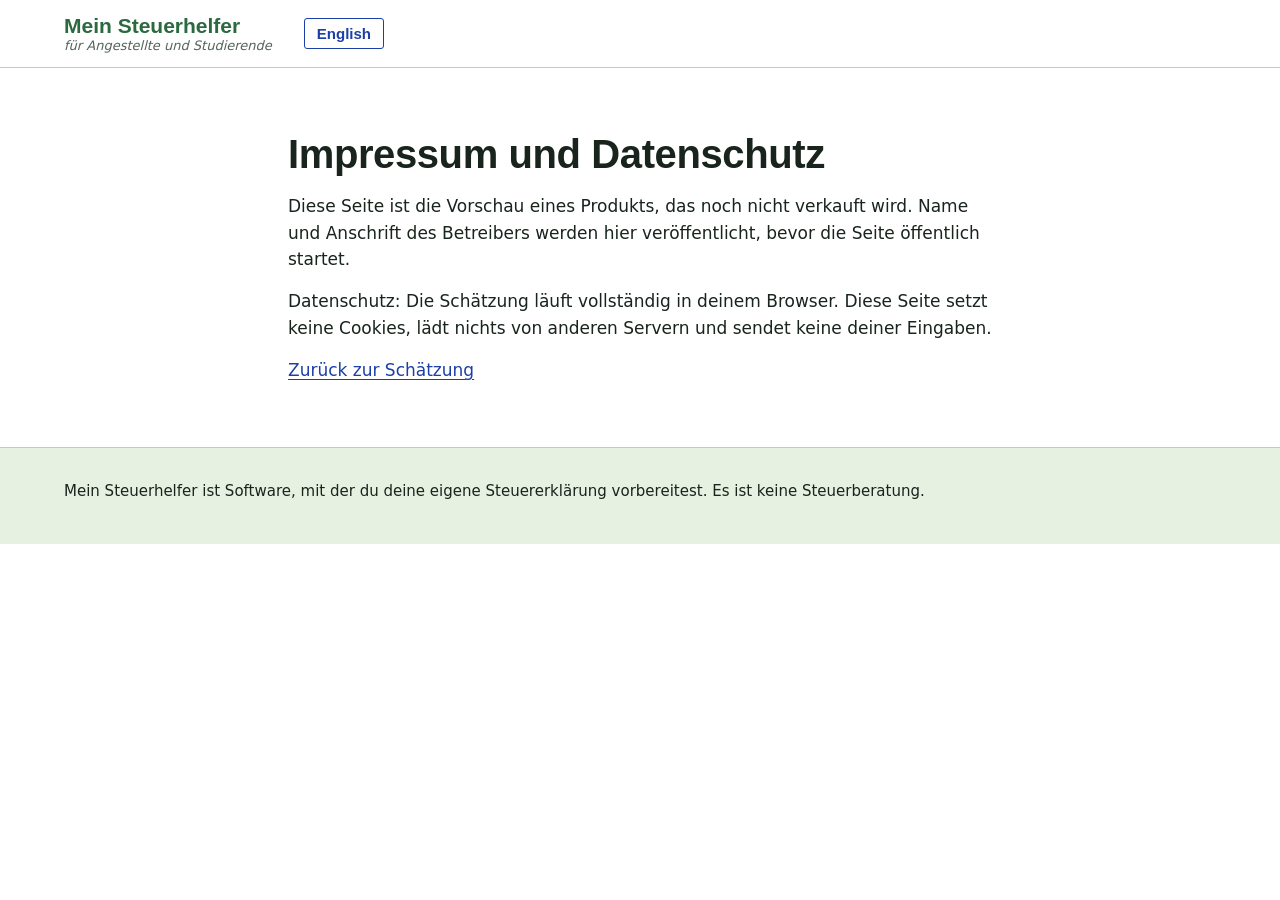
<file: de/legal.html>
<!DOCTYPE html>
<html lang="de">
<head>
<meta charset="utf-8">
<meta name="viewport" content="width=device-width, initial-scale=1">
<title>Impressum und Datenschutz | Mein Steuerhelfer</title>
<meta name="description" content="Sieh, was deine Steuererklärung bringen kann. Kostenlose Schätzung für Angestellte und Studierende, jeder Posten erklärt. Software, keine Steuerberatung.">
<meta name="color-scheme" content="light">
<link rel="icon" type="image/svg+xml" href="../static/favicon.svg">
<link rel="stylesheet" href="../static/css/site.css">
</head>
<body id="top">
<header class="top">
  <div class="wrap top__in">
    <a class="brand" href="./" translate="no">
      <span class="brand__name" lang="de">Mein Steuerhelfer</span>
      <span class="brand__gloss" translate="yes">für Angestellte und Studierende</span>
    </a>
    <a class="lang" href="../legal.html" hreflang="en" lang="en" aria-label="This page in English">English</a>
  </div>
</header>
<main class="wrap legal">
  <h1>Impressum und Datenschutz</h1>
  <p>Diese Seite ist die Vorschau eines Produkts, das noch nicht verkauft wird. Name und Anschrift des Betreibers werden hier veröffentlicht, bevor die Seite öffentlich startet.</p>
  <p>Datenschutz: Die Schätzung läuft vollständig in deinem Browser. Diese Seite setzt keine Cookies, lädt nichts von anderen Servern und sendet keine deiner Eingaben.</p>
  <p><a href="./">Zurück zur Schätzung</a></p>
</main>
<footer class="foot">
  <div class="wrap foot__in">
    <p>Mein Steuerhelfer ist Software, mit der du deine eigene Steuererklärung vorbereitest. Es ist keine Steuerberatung.</p>
  </div>
</footer>
</body>
</html>
</file>
<file: static/css/site.css>
/* Mein Steuerhelfer landing page.
   Idea: the German tax form, translated. White paper; the pale green of German income tax forms for whatever
   is "the form"; pen blue for whatever a person adds to it (entries, the result stamp, links, buttons).
   German form words are set in a DIN face, the lettering of German signs and standards, wherever the device
   has one. No font files and nothing from other servers: the page promises that nothing leaves the device. */
:root {
  /* layout: one left edge inside 72rem; the estimate is a tinted form sheet beside the headline;
     every other section is plain text on paper, separated by a printed rule */
  --paper: #ffffff;
  --tint: #e7f1e1;   /* form paper */
  --rule: #b9d4ad;   /* printed rules */
  --field: #5f8f6b;  /* box borders that have to be seen */
  --print: #2b6a3f;  /* printed form ink */
  --pen: #1c3fa8;    /* written or stamped by a person */
  --pen-dark: #152f80;
  --alert: #b3261e;
  --text: #18241c;
  --muted: #55645a;
  --display: "DIN Alternate", Bahnschrift, "DIN Next LT Pro", "sans-serif-condensed", "Fira Sans", "Helvetica Neue", Arial, sans-serif;
  --body: system-ui, -apple-system, "Segoe UI", Roboto, "Fira Sans", "Helvetica Neue", Arial, sans-serif;
  --gutter: clamp(1rem, 4vw, 2.5rem);
  color-scheme: light;
}

*, *::before, *::after { box-sizing: border-box; }
html { -webkit-text-size-adjust: 100%; scroll-behavior: smooth; }
body { margin: 0; background: var(--paper); color: var(--text); font: 1.0625rem/1.55 var(--body); }
h1, h2, h3 { margin: 0; font-family: var(--display); font-weight: 700; line-height: 1.12; text-wrap: balance; }
p { margin: 0; }
a { color: var(--pen); text-underline-offset: 0.2em; }
[id] { scroll-margin-top: 1rem; }
:focus-visible { outline: 3px solid var(--pen); outline-offset: 2px; }
.wrap { width: min(100% - 2 * var(--gutter), 72rem); margin-inline: auto; }
.note { font-size: 0.875rem; line-height: 1.45; color: var(--muted); }

.skip { position: absolute; left: var(--gutter); top: -4rem; z-index: 2; padding: 0.5rem 0.8rem; background: var(--paper); border: 2px solid var(--pen); border-radius: 3px; font-weight: 600; }
.skip:focus { top: 0.5rem; }

/* ---- header ---- */
.top { border-bottom: 1px solid var(--rule); }
.top__in { display: flex; align-items: center; gap: 0.75rem 2rem; padding-block: 0.85rem; }
.brand { display: grid; gap: 0.1rem; color: inherit; text-decoration: none; }
.brand__name { font: 700 1.3125rem/1.1 var(--display); color: var(--print); }
.brand__gloss { font-size: 0.8125rem; line-height: 1.2; font-style: italic; color: var(--muted); }
.nav { display: flex; gap: 1.6rem; margin-left: auto; font-size: 0.9375rem; }
.nav a { color: var(--text); text-decoration: none; }
.nav a:hover { text-decoration: underline; }
.lang { padding: 0.3rem 0.75rem; font: 700 0.9375rem/1.3 var(--display); color: var(--pen); text-decoration: none; border: 1px solid currentColor; border-radius: 3px; }
.lang:hover { background: var(--pen); color: var(--paper); }

/* ---- hero: the German word for the thing, then the headline beside the form ---- */
.hero { padding-block: clamp(1.5rem, 4vw, 3rem) clamp(2.5rem, 6vw, 5rem); }
.headword { font: 700 clamp(1.25rem, 5.6vw, 4rem)/1.02 var(--display); letter-spacing: -0.005em; color: var(--print); hyphens: manual; overflow-wrap: break-word; }
.hero__grid { display: grid; gap: 1.5rem clamp(1.75rem, 4vw, 3.5rem); align-items: start; margin-top: clamp(1.5rem, 3.5vw, 2.75rem); }
.hero__text, .outcome { min-width: 0; max-width: 34rem; }
h1 { font-size: clamp(2rem, 1.4rem + 2.2vw, 3rem); letter-spacing: -0.01em; }
.lead { margin-top: 1rem; font-size: 1.3125rem; line-height: 1.4; }
.hero__note { margin-top: 1.1rem; font-weight: 600; }
.outcome { display: grid; gap: 1rem; }
.outcome__noscript { font-weight: 600; }
.hero__stat { font-size: 0.875rem; line-height: 1.45; color: var(--muted); }

/* ---- the form sheet ---- */
.sheet { min-width: 0; background: var(--tint); border: 1px solid var(--rule); border-radius: 4px; }
.sheet__band { display: flex; flex-wrap: wrap; align-items: baseline; gap: 0.1rem 0.9rem; padding: 0.6rem 1rem; color: #fff; background: var(--print); border-radius: 3px 3px 0 0; }
.sheet__form { font: 700 1.3125rem/1.15 var(--display); }
.sheet__formtitle { font-size: 0.875rem; line-height: 1.35; }
.sheet__gloss { font-style: italic; }
.sheet__gloss::before { content: "\00b7\00a0"; font-style: normal; }
.sheet__body { padding: 1.1rem 1rem 1.25rem; }
.sheet h2 { font-size: 1.75rem; }
.sheet__sub { margin: 0.3rem 0 1rem; font-size: 0.9375rem; }

.line { display: grid; grid-template-columns: 1.6rem minmax(0, 1fr) minmax(0, 11.5rem); gap: 0.35rem 0.75rem; align-items: start; padding-block: 0.75rem; border-top: 1px solid var(--rule); }
.line__no { display: grid; place-items: center; width: 1.6rem; height: 1.6rem; margin-top: 0.1rem; font: 700 0.8125rem/1 var(--display); font-variant-numeric: tabular-nums; color: var(--print); background: var(--paper); border: 1px solid var(--rule); border-radius: 2px; }
.line__text, .line__field { min-width: 0; }
.term { display: block; font: 700 0.8125rem/1.3 var(--display); letter-spacing: 0.02em; color: var(--print); }
.line label, .line__label { display: block; font-weight: 600; line-height: 1.3; }
.hint { margin-top: 0.25rem; font-size: 0.875rem; line-height: 1.4; color: var(--muted); }
.error { grid-column: 2 / -1; font-size: 0.875rem; font-weight: 600; line-height: 1.4; color: var(--alert); }
.error--form { margin-bottom: 0.75rem; }
[hidden] { display: none !important; }

.sheet input[type="text"], .sheet select { width: 100%; min-height: 2.75rem; padding: 0.5rem 0.65rem; font: 600 1.0625rem/1.2 var(--body); font-variant-numeric: tabular-nums; color: var(--pen); background: var(--paper); border: 1px solid var(--field); border-radius: 3px; }
.sheet input[aria-invalid="true"], .sheet select[aria-invalid="true"] { border: 2px solid var(--alert); }
.money { position: relative; display: block; }
.money input { text-align: right; }
.sheet .money--eur input { padding-right: 1.9rem; }
.sheet .money--km input { padding-right: 2.7rem; }
.unit { position: absolute; right: 0.7rem; top: 50%; transform: translateY(-50%); font-weight: 600; color: var(--muted); pointer-events: none; }
.line--days .line__field { grid-column: 2 / -1; }
.pair { display: grid; grid-template-columns: repeat(2, minmax(0, 1fr)); gap: 0.75rem; align-items: end; }
.line .pair__item { font-size: 0.875rem; font-weight: 600; color: var(--text); }
.pair__item select { margin-top: 0.25rem; }
.line .check { display: flex; align-items: center; gap: 0.6rem; margin-top: 0.2rem; }
.check input { width: 1.3rem; height: 1.3rem; margin: 0; accent-color: var(--pen); }

.more { border-top: 1px solid var(--rule); }
.more > summary { padding: 0.8rem 0; font-weight: 600; color: var(--pen); cursor: pointer; }
.more[open] > summary { padding-bottom: 0.6rem; }

.btn { display: block; width: 100%; min-height: 3.1rem; margin-top: 0.4rem; padding: 0.75rem 1.5rem; font: 700 1.1875rem/1.2 var(--display); letter-spacing: 0.01em; color: #fff; background: var(--pen); border: 0; border-radius: 3px; cursor: pointer; }
.btn:hover { background: var(--pen-dark); }
.btn:focus-visible { outline-color: var(--text); }

/* ---- the result: a slip torn off the form ---- */
.result:empty { display: none; }
.result { padding: 1.1rem 1rem 1.25rem; background: var(--tint); border: 1px solid var(--rule); border-top: 2px dashed var(--print); border-radius: 0 0 4px 4px; }
.result__inner { display: grid; gap: 0.85rem; }
.result__example { font-size: 0.875rem; font-weight: 600; line-height: 1.45; }
.stamp { justify-self: start; display: grid; gap: 0.2rem; margin: 0.35rem 0 0.25rem 0.3rem; padding: 0.6rem 1.1rem 0.65rem; font-family: var(--display); font-weight: 700; color: var(--pen); background: rgba(255, 255, 255, 0.6); border: 3px solid currentColor; border-radius: 7px; outline: 1px solid currentColor; outline-offset: -7px; transform: rotate(-2.5deg); }
.stamp__label { font-size: 0.9375rem; line-height: 1.2; letter-spacing: 0.04em; }
.stamp__amount { font-size: clamp(2.5rem, 9vw, 3.5rem); line-height: 1; font-variant-numeric: tabular-nums; }
.stamp--press { animation: press 0.3s cubic-bezier(0.2, 0.8, 0.3, 1) both; }
@keyframes press {
  0% { opacity: 0; transform: rotate(-2.5deg) scale(1.45); }
  65% { opacity: 1; transform: rotate(-2.5deg) scale(0.97); }
  100% { opacity: 1; transform: rotate(-2.5deg) scale(1); }
}
.result__title { font-size: 1.3125rem; }
.result__line:first-of-type { font-weight: 600; }
.slip { margin: 0; padding: 0; list-style: none; font-variant-numeric: tabular-nums; }
.slip__row { display: flex; justify-content: space-between; align-items: baseline; gap: 1rem; padding: 0.35rem 0; border-top: 1px dotted var(--field); }
.slip__row:first-child { border-top: 0; }
.slip__row dd, .slip__value { margin: 0; font-weight: 600; white-space: nowrap; }
.slip__row--total { font-weight: 700; border-top: 1px solid var(--text); border-bottom: 3px double var(--text); }
.slip__row--total dd { font-weight: 700; }
.notice { padding: 0.6rem 0.8rem; font-weight: 600; line-height: 1.4; background: var(--paper); border-left: 4px solid var(--alert); }
.result__hint { padding: 0.55rem 0.8rem; line-height: 1.4; background: var(--paper); border-left: 4px solid var(--pen); }

/* ---- every line that moves the number, explained ---- */
.why:empty { display: none; }
.why { margin-top: clamp(1.75rem, 4vw, 3rem); padding-top: 1.5rem; border-top: 1px solid var(--rule); }
.why__title { font-size: 1.75rem; }
.why__list { display: grid; grid-template-columns: repeat(auto-fit, minmax(min(100%, 24rem), 1fr)); column-gap: clamp(2rem, 5vw, 4.5rem); margin: 1rem 0 0; padding: 0; list-style: none; }
.why__item { padding: 0.9rem 0 1rem; border-top: 1px solid var(--rule); }
.why__head { display: flex; justify-content: space-between; align-items: baseline; gap: 1rem; }
.why__label { display: block; font-weight: 600; line-height: 1.3; }
.why__amount { font: 700 1.3125rem/1.2 var(--display); font-variant-numeric: tabular-nums; white-space: nowrap; }
.why__text { max-width: 58ch; margin-top: 0.35rem; font-size: 0.9375rem; line-height: 1.5; }
.why .note { margin-top: 0.9rem; }
.why__item .slip { max-width: 26rem; margin-top: 0.5rem; font-size: 0.9375rem; }

/* ---- sections ---- */
.section { padding-block: clamp(2.75rem, 6vw, 5rem); border-top: 1px solid var(--rule); }
.section h2 { font-size: clamp(1.75rem, 1.3rem + 1.6vw, 2.5rem); }
.section h3 { font-size: 1.3125rem; }
.section__lead { max-width: 62ch; margin-top: 0.8rem; font-size: 1.1875rem; line-height: 1.5; }
.section .note { max-width: 62ch; margin-top: 1rem; }

.words { display: grid; grid-template-columns: repeat(auto-fit, minmax(min(100%, 24rem), 1fr)); column-gap: clamp(2rem, 5vw, 4.5rem); margin: 2rem 0 0; }
.word { padding: 1.1rem 0 1.25rem; border-top: 1px solid var(--rule); }
.word dt { display: flex; flex-wrap: wrap; align-items: baseline; gap: 0.1rem 0.7rem; }
.word__term { font: 700 1.4375rem/1.15 var(--display); color: var(--print); }
.word__gloss { font-style: italic; color: var(--muted); }
.word dd { max-width: 54ch; margin: 0.45rem 0 0; }

.steps { display: grid; grid-template-columns: repeat(auto-fit, minmax(min(100%, 16rem), 1fr)); gap: 2rem clamp(1.5rem, 4vw, 3rem); margin: 2rem 0 0; padding: 0; list-style: none; counter-reset: step; }
.step { padding-top: 0.9rem; border-top: 3px solid var(--print); counter-increment: step; }
.step::before { content: counter(step); display: block; margin-bottom: 0.5rem; font: 700 2.25rem/1 var(--display); color: var(--print); }
.step p { margin-top: 0.5rem; }
.step .chip { display: inline-block; margin-top: 0.85rem; padding: 0.15rem 0.6rem; font: 700 0.8125rem/1.45 var(--display); letter-spacing: 0.03em; border: 1px solid currentColor; border-radius: 3px; }
.chip--live { color: var(--pen); }
.chip--building { color: var(--muted); border-style: dashed; }

.fees { max-width: 54rem; margin: 2rem 0 0; padding: 0; list-style: none; border-top: 3px solid var(--print); }
.fee { display: grid; grid-template-columns: minmax(0, 1fr) auto; gap: 0.3rem 2rem; align-items: baseline; padding: 1rem 0; border-bottom: 1px solid var(--rule); }
.fee h3 { font: 600 1.0625rem/1.35 var(--body); text-wrap: pretty; }
.fee__what p { max-width: 58ch; margin-top: 0.2rem; font-size: 0.9375rem; color: var(--muted); }
.fee__price { text-align: right; white-space: nowrap; }
.fee__amount { font: 700 1.75rem/1 var(--display); font-variant-numeric: tabular-nums; }
.fee__once { display: block; font-size: 0.8125rem; color: var(--muted); }

.twolists { display: grid; grid-template-columns: repeat(auto-fit, minmax(min(100%, 22rem), 1fr)); gap: 2rem clamp(2rem, 5vw, 4.5rem); margin-top: 1.75rem; }
.marks { display: grid; gap: 0.7rem; margin: 0.8rem 0 0; padding: 0; list-style: none; }
.marks li { display: grid; grid-template-columns: 1.3rem minmax(0, 1fr); gap: 0.6rem; max-width: 52ch; }
.marks li::before { font-weight: 700; }
.marks--yes li::before { content: "\2713"; color: var(--print); }
.marks--no li::before { content: "\2715"; color: var(--alert); }

.faq { max-width: 46rem; margin-top: 1.5rem; border-top: 1px solid var(--rule); }
.faq details { border-bottom: 1px solid var(--rule); }
.faq summary { padding: 0.9rem 0; font: 700 1.1875rem/1.3 var(--display); cursor: pointer; }
.faq summary::marker { color: var(--print); }
.faq details p { max-width: 62ch; margin: 0 0 1.15rem; }

.section__more { margin-top: 1.5rem; font-weight: 600; }

/* ---- the checklist: every question, its effect and its rule ---- */
.check { padding-block: clamp(2rem, 5vw, 4rem); }
.check h1 { font-size: clamp(2rem, 1.4rem + 2.2vw, 3rem); letter-spacing: -0.01em; }
.check .note, #checklist .note { max-width: 62ch; margin-top: 0.8rem; }
.topics { display: flex; flex-wrap: wrap; gap: 0.4rem 1.4rem; margin: 1.4rem 0 0; padding: 0; list-style: none; font-weight: 600; }
.topic { padding-top: clamp(2rem, 4vw, 3rem); }
.topic__title { padding-bottom: 0.6rem; font-size: clamp(1.5rem, 1.2rem + 1.2vw, 2rem); border-bottom: 3px solid var(--print); }
.ask { max-width: 50rem; padding: 1.2rem 0 1.3rem; border-bottom: 1px solid var(--rule); }
.ask__term { display: flex; flex-wrap: wrap; align-items: baseline; gap: 0.1rem 0.8rem; font: 700 1.1875rem/1.2 var(--display); color: var(--print); }
.ask__form { font: 400 0.8125rem/1.3 var(--body); color: var(--muted); }
.ask .ask__q { margin-top: 0.35rem; font: 600 1.1875rem/1.35 var(--body); text-wrap: pretty; }
.ask__facts { display: grid; gap: 0.6rem; margin: 0.7rem 0 0; }
.ask__facts dt { font: 700 0.8125rem/1.3 var(--display); letter-spacing: 0.02em; color: var(--muted); }
.ask__facts dd { max-width: 64ch; margin: 0.1rem 0 0; }

/* ---- footer, legal page, preview bar ---- */
.foot { padding-block: 2rem 2.5rem; font-size: 0.9375rem; background: var(--tint); border-top: 1px solid var(--rule); }
.foot__in { display: grid; gap: 0.9rem; }
.foot__claim { max-width: 62ch; font-weight: 600; }
.foot__legal { display: grid; gap: 0.6rem; max-width: 62ch; padding-top: 1rem; border-top: 1px solid var(--rule); }
.foot__legal h2 { font-size: 1.0625rem; }
.legal { display: grid; gap: 1rem; max-width: 44rem; padding-block: clamp(2rem, 5vw, 4rem); }
.legal h1 { font-size: clamp(1.75rem, 1.3rem + 1.6vw, 2.5rem); }
.previewbar { display: flex; align-items: center; gap: 0.6rem; padding: 0.45rem var(--gutter); font-size: 0.875rem; color: #fff; background: var(--text); }
.previewbar span { margin-right: 0.4rem; }
.previewbar button { padding: 0.15rem 0.7rem; font: inherit; color: #fff; background: transparent; border: 1px solid rgba(255, 255, 255, 0.65); border-radius: 3px; cursor: pointer; }
.previewbar button[aria-pressed="true"] { color: var(--text); background: #fff; border-color: #fff; }
.previewbar button:focus-visible { outline-color: #fff; }

/* ---- wider and narrower screens ---- */
@media (min-width: 60rem) {
  /* the result stays beside the form while the lines are filled in */
  .hero__grid { grid-template-columns: minmax(0, 5fr) minmax(0, 6fr); grid-template-rows: auto 1fr; grid-template-areas: "text sheet" "outcome sheet"; }
  .hero__text { grid-area: text; }
  .sheet { grid-area: sheet; }
  .outcome { grid-area: outcome; position: sticky; top: 1.25rem; }
}
@media (max-width: 52rem) {
  .nav { display: none; }
  .lang { margin-left: auto; }
}
@media (max-width: 34rem) {
  .line { grid-template-columns: 1.6rem minmax(0, 1fr); }
  .line__field { grid-column: 2; }
  .fee { grid-template-columns: minmax(0, 1fr); }
  .fee__price { text-align: left; }
  .fee__once { display: inline; margin-left: 0.4rem; }
  .lead { font-size: 1.1875rem; }
}
@media (prefers-reduced-motion: reduce) {
  html { scroll-behavior: auto; }
  .stamp--press { animation: none; }
}
</file>
